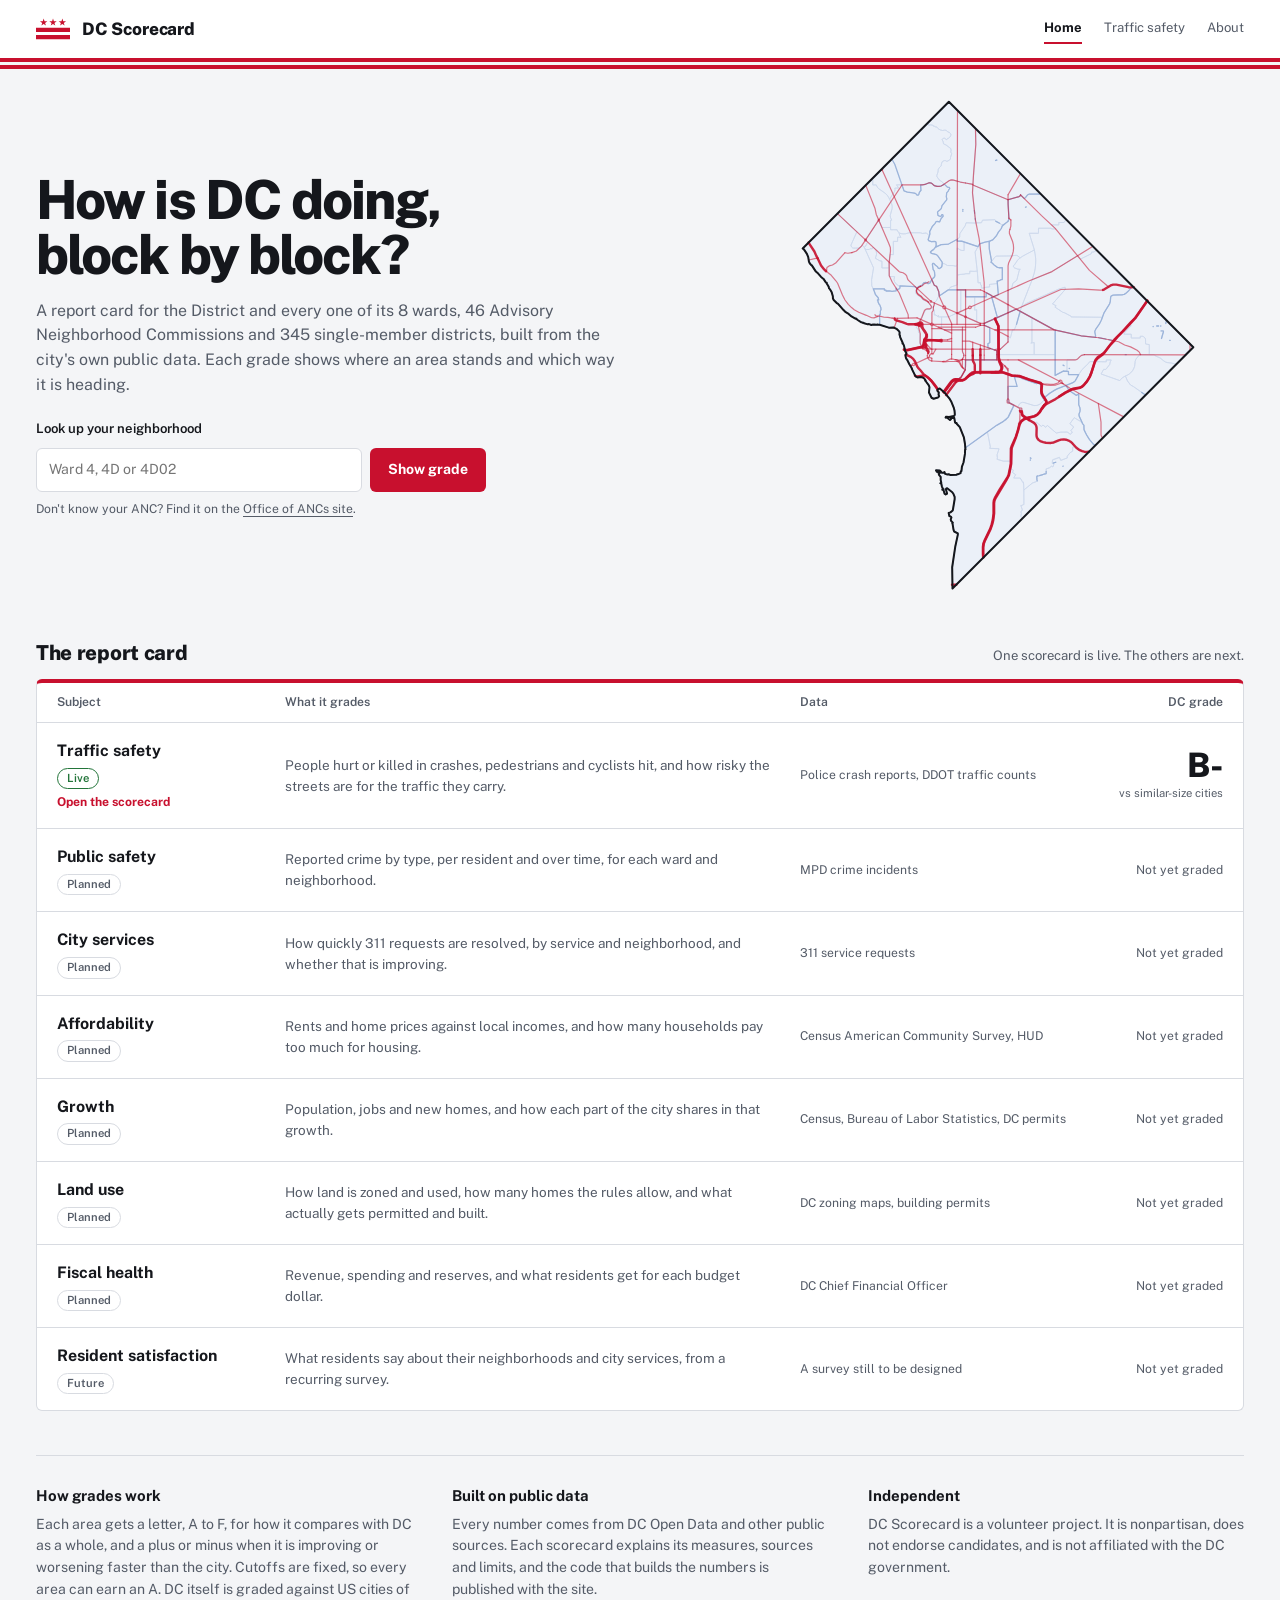
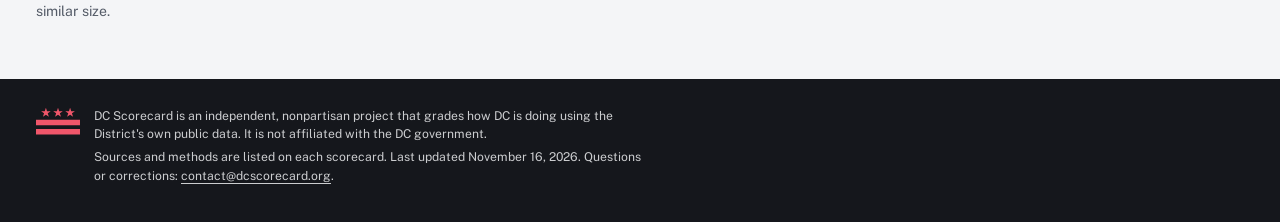
<file: index.html>
<!doctype html>
<html lang="en">
<head>
<meta charset="utf-8">
<meta name="viewport" content="width=device-width, initial-scale=1, viewport-fit=cover">
<title>DC Scorecard: a report card for DC, block by block</title>
<meta name="description" content="DC Scorecard grades DC and each ward, ANC and single-member district on traffic safety and more, using public data.">
<meta property="og:title" content="DC Scorecard: a report card for DC, block by block">
<meta property="og:description" content="DC Scorecard grades DC and each ward, ANC and single-member district on traffic safety and more, using public data.">
<meta name="theme-color" content="#c8102e">
<link rel="icon" href="assets/favicon.svg" type="image/svg+xml">

<link rel="stylesheet" href="assets/site.css">

</head>
<body>
<header class="site-head"><div class="wrap">
  <a class="brand" href="./"><svg class="flag" viewBox="0 0 40 26" aria-hidden="true" focusable="false"><path fill="currentColor" d="M9.00,0.60L10.03,3.78L13.37,3.78L10.67,5.74L11.70,8.92L9.00,6.96L6.30,8.92L7.33,5.74L4.63,3.78L7.97,3.78ZM20.00,0.60L21.03,3.78L24.37,3.78L21.67,5.74L22.70,8.92L20.00,6.96L17.30,8.92L18.33,5.74L15.63,3.78L18.97,3.78ZM31.00,0.60L32.03,3.78L35.37,3.78L32.67,5.74L33.70,8.92L31.00,6.96L28.30,8.92L29.33,5.74L26.63,3.78L29.97,3.78ZM0 11.5H40V16.5H0ZM0 20H40V25H0Z"/></svg><span>DC Scorecard</span></a>
  <nav class="site-nav" aria-label="Main"><a href="./" aria-current="page">Home</a><a href="traffic-safety/">Traffic safety</a><a href="about/">About</a></nav>
</div></header>
<div class="bars" aria-hidden="true"></div>
<main class="wrap">
<section class="hero">
  <div>
    <h1>How is DC doing, block by block?</h1>
    <p>A report card for the District and every one of its 8 wards, 46 Advisory Neighborhood Commissions and 345 single-member districts, built from the city's own public data. Each grade shows where an area stands and which way it is heading.</p>
    <form class="find" action="traffic-safety/" method="get">
      <label for="q">Look up your neighborhood</label>
      <input id="q" name="q" type="search" placeholder="Ward 4, 4D or 4D02" autocomplete="off" required>
      <button type="submit">Show grade</button>
      <small>Don't know your ANC? Find it on the <a href="https://anc.dc.gov/">Office of ANCs site</a>.</small>
    </form>
  </div>
  <div class="hero-map" aria-hidden="true">
  <svg viewBox="-12 -12 1024 1270" focusable="false">
    <path class="hm-land" d="M197.0,570.9L194.1,571.3L192.5,570.4L188.4,571.3L182.8,570.6L181.8,571.2L180.3,570.6L175.7,571.6L169.9,569.4L164.7,569.5L157.3,567.2L155.8,565.8L152.8,565.9L152.6,565.0L150.3,564.8L140.7,558.9L136.5,555.3L134.9,555.6L125.0,549.8L117.6,543.4L110.2,539.0L104.5,533.5L90.6,517.4L86.5,514.8L79.4,507.6L77.5,504.1L77.2,498.0L74.3,488.1L69.4,479.8L67.4,477.9L66.6,473.9L61.2,464.7L61.5,463.7L60.7,463.9L58.3,461.2L53.4,453.7L47.1,448.6L39.7,440.1L33.8,435.0L23.0,418.4L21.9,418.2L18.0,413.6L16.0,409.4L14.2,398.1L10.8,389.6L3.6,378.6L0.0,375.9L374.2,0.0L1000.0,628.5L383.5,1246.4L382.7,1191.8L390.8,1138.0L397.2,1108.3L397.1,1105.1L387.7,1100.3L386.2,1096.2L383.7,1080.9L383.0,1080.2L384.3,1078.0L380.0,1073.3L379.0,1069.4L380.8,1064.4L379.3,1062.2L375.4,1060.6L373.8,1053.0L378.2,1051.3L383.4,1047.2L384.5,1045.1L389.0,1017.7L389.0,1011.4L386.1,1004.4L382.9,999.8L369.9,989.8L367.7,990.2L366.6,992.2L369.6,1003.3L366.0,1005.6L363.2,1003.5L360.3,993.3L360.6,991.9L359.2,991.2L357.7,993.6L357.5,993.1L358.7,990.8L356.2,984.6L354.8,977.3L354.2,976.4L352.3,976.8L354.8,975.2L353.2,968.3L353.3,960.5L349.4,955.9L347.9,951.8L348.5,950.7L350.2,951.5L350.9,950.7L348.5,948.4L343.3,947.5L341.3,943.7L350.0,944.2L352.4,945.4L356.6,950.1L360.5,950.2L362.9,948.0L364.7,952.8L370.4,954.3L373.8,953.7L378.6,955.8L394.0,955.0L394.9,954.0L397.0,954.0L404.3,951.0L404.7,946.5L406.4,945.6L407.7,934.3L411.7,923.7L415.4,901.6L415.7,891.6L416.8,890.1L415.8,889.9L416.6,889.4L415.5,876.4L412.7,859.6L402.2,833.3L394.2,824.4L394.0,822.6L391.1,822.3L390.1,821.3L388.0,809.3L380.0,809.6L379.5,813.0L377.1,814.9L370.7,809.7L367.7,808.3L365.7,808.8L366.8,806.8L368.5,806.4L374.5,807.1L387.0,804.8L388.6,803.3L389.5,800.4L388.8,791.5L386.9,784.0L380.9,769.0L375.3,759.3L362.7,744.4L350.9,734.3L346.5,736.0L344.6,738.3L345.2,740.6L348.5,744.3L347.8,749.9L349.3,753.9L347.8,756.1L346.2,757.4L335.2,760.5L329.9,757.9L323.3,744.5L324.6,731.0L322.9,726.2L316.0,716.9L314.5,713.4L313.5,714.2L313.9,712.7L312.5,710.3L309.0,706.7L302.5,705.0L293.8,705.8L288.9,703.3L279.1,683.4L279.7,683.1L273.1,672.2L267.4,660.6L265.9,659.5L265.7,657.5L264.5,656.7L262.9,649.0L265.9,644.8L264.8,641.7L262.7,639.4L259.1,623.9L256.5,618.9L255.5,618.8L255.9,617.1L249.5,602.7L248.9,598.3L247.8,597.0L248.1,590.7L247.0,588.1L241.5,582.5L233.6,578.1L220.4,578.5Z"/>
    <path class="hm-anc" d="M427.6,434.4L427.6,440.4L416.1,440.4L416.2,441.2L415.1,441.4L401.1,442.4L401.1,443.3L395.5,443.5L395.5,423.6L394.4,419.9L395.5,419.7L395.6,375.3L406.1,380.6L413.3,381.1L413.3,359.2L449.1,371.1L441.4,385.0L446.9,433.5L439.7,434.3ZM469.6,499.4L417.0,499.4L417.0,481.7L373.0,481.6L374.8,480.3L378.0,475.2L395.4,468.6L395.5,443.5L401.1,443.3L401.1,442.4L415.1,441.4L416.2,441.2L416.1,440.4L427.6,440.4L427.6,434.4L439.7,434.3L446.9,433.5L449.1,463.8L455.0,463.1L455.3,469.1L457.5,469.5L457.4,477.0L464.7,477.0L464.7,475.7L478.8,474.0L478.1,467.9L498.4,465.4L500.9,493.9L484.3,501.4L482.7,496.0L470.6,489.4L469.6,490.4ZM378.1,475.2L374.4,480.6L349.5,497.6L348.4,486.7L342.9,473.2L336.9,469.8L330.3,455.4L337.0,449.2L338.2,446.1L337.4,435.8L336.5,433.0L334.0,429.6L332.1,417.4L332.8,414.2L335.8,414.2L340.0,418.7L345.3,422.4L347.0,426.3L348.9,427.0L350.4,427.1L356.1,422.5L357.1,414.0L362.8,414.8L370.6,419.4L385.7,419.6L390.3,421.0L394.4,419.9L395.5,423.6L395.4,468.6ZM395.6,375.3L395.5,419.7L390.3,421.0L385.7,419.6L370.2,419.3L362.8,414.8L357.1,414.0L356.8,410.4L345.4,393.8L342.4,391.8L334.5,389.1L329.4,388.3L327.6,386.8L327.2,384.3L334.7,378.8L339.4,373.1L342.9,371.2L354.6,366.0L373.5,364.4L378.2,361.5L384.4,359.0L395.7,352.2L395.7,357.1L406.7,357.1L413.3,359.2L413.3,381.1L406.1,380.6ZM511.1,425.0L511.0,455.4L508.4,455.4L503.6,457.8L497.8,459.3L498.4,465.4L478.1,467.9L478.8,474.0L464.7,475.7L464.7,477.0L457.4,477.0L457.5,469.5L455.3,469.1L455.0,463.1L449.1,463.8L447.6,439.5L441.4,385.6L441.7,383.8L453.3,363.8L466.8,359.6L478.3,357.2L477.4,361.3L477.7,376.8L483.4,407.3L482.1,411.4L485.3,412.9L489.2,417.4L498.5,424.1L502.5,425.1ZM409.0,584.1L409.2,640.4L411.8,645.4L412.6,649.5L412.0,653.5L409.2,657.8L408.8,659.9L411.0,659.8L417.0,661.2L416.8,680.7L416.0,686.4L405.8,704.5L401.0,708.2L388.5,710.7L382.7,713.7L360.7,742.5L351.9,734.5L349.2,734.4L346.4,736.0L344.6,738.9L345.4,740.9L348.5,744.3L347.8,749.9L349.2,754.1L346.4,757.3L334.9,760.5L329.4,757.3L324.4,747.9L323.3,744.5L323.2,740.4L324.6,731.1L324.1,728.3L316.0,716.9L314.5,713.4L314.1,714.5L313.5,714.2L313.9,712.7L311.7,709.1L308.3,706.3L303.7,705.1L293.7,705.8L289.8,704.3L287.8,701.8L279.1,683.4L279.7,683.1L273.1,672.2L267.4,660.6L265.9,659.5L265.7,657.5L264.4,656.5L262.9,649.0L265.9,645.2L264.7,643.1L264.8,641.7L262.7,639.4L261.6,635.0L268.4,635.5L303.2,628.1L299.6,615.7L299.7,593.8L296.4,589.7L296.4,583.8L291.3,579.0L291.2,576.4L298.5,563.2L301.4,560.3L304.8,554.7L310.8,539.6L314.5,533.8L318.1,531.6L326.3,531.6L330.5,528.8L331.1,526.6L334.5,526.6L334.5,533.1L337.0,533.1L337.0,546.1L340.8,546.2L345.6,549.7L347.3,547.3L347.3,551.1L355.6,550.9L355.5,581.1L362.4,584.1ZM373.5,550.8L347.3,551.1L347.3,547.3L345.6,549.7L340.8,546.2L337.0,546.1L337.0,533.1L334.5,533.1L334.5,526.6L336.5,520.5L336.7,515.6L343.2,508.1L346.1,501.5L349.2,497.9L373.0,481.6L404.8,481.6L404.6,537.0L396.9,540.6L397.1,541.5L396.2,542.4L393.6,541.8ZM496.6,637.5L496.6,661.2L417.4,661.2L411.0,659.8L408.8,659.9L409.2,657.8L412.0,653.5L412.6,649.5L412.2,646.4L408.9,638.4L409.0,584.1L362.4,584.1L355.5,581.1L355.6,550.9L373.5,550.8L393.6,541.8L394.9,542.5L396.9,541.9L415.0,550.0L414.9,551.7L416.0,553.0L418.1,552.9L419.0,551.8L454.6,567.5L454.8,572.6L465.7,572.7L478.8,578.5L478.8,617.1L478.5,617.8L474.2,619.5L474.2,629.5ZM348.4,486.7L349.5,497.6L346.1,501.5L343.1,508.3L336.7,515.6L336.5,520.5L334.5,526.6L331.1,526.6L319.4,512.6L306.6,506.4L304.7,503.6L289.7,490.9L289.1,486.0L290.3,480.7L292.1,477.3L293.0,478.1L292.4,477.5L293.6,475.7L297.5,472.9L301.5,471.9L306.0,469.5L309.2,464.1L314.6,462.7L322.5,466.0L326.5,463.7L330.3,455.4L336.9,469.8L342.8,473.1ZM298.5,563.2L292.4,573.7L290.9,577.6L291.4,579.2L296.4,583.8L296.4,589.7L299.7,593.8L299.6,615.7L303.2,628.1L268.4,635.5L261.6,635.0L259.5,624.9L256.5,618.9L255.3,618.3L255.9,617.1L249.5,602.7L248.4,596.9L247.9,597.2L248.4,596.4L248.0,590.3L245.0,585.7L241.5,582.5L233.6,578.1L226.2,578.9L220.4,578.5L197.0,570.9L196.9,544.3L198.6,544.8L199.0,544.2L198.8,535.9L200.5,532.7L200.1,527.4L197.1,519.5L195.9,519.0L192.9,512.5L192.5,508.3L191.5,508.3L191.3,507.7L194.6,507.6L193.3,501.8L186.2,493.7L184.1,486.4L180.7,480.3L180.8,479.0L209.2,479.1L209.2,482.5L213.2,482.5L213.3,484.6L222.4,484.3L229.0,485.8L233.7,484.4L239.2,484.1L239.3,477.2L242.3,481.9L247.8,478.6L248.8,477.4L249.1,471.5L288.2,473.6L292.1,477.3L290.3,480.7L289.1,486.0L289.7,490.9L304.7,503.6L306.6,506.4L319.4,512.6L323.5,516.8L331.1,526.9L330.8,528.4L328.0,530.9L324.4,531.9L318.1,531.6L314.5,533.8L310.8,539.6L305.1,554.1L301.4,560.3ZM445.3,533.1L445.3,563.5L419.0,551.8L418.1,552.9L416.0,553.0L414.9,551.7L415.0,550.0L396.9,541.9L396.9,540.6L404.6,537.0L404.8,481.6L417.0,481.7L417.0,499.4L440.4,499.4L440.3,533.0ZM482.7,496.0L498.5,552.7L464.6,567.4L464.7,572.5L454.8,572.6L454.6,567.5L445.3,563.5L445.3,533.1L440.3,533.0L440.4,499.4L469.6,499.4L469.6,490.4L470.6,489.4ZM240.4,213.4L245.8,221.0L235.9,221.3L236.4,225.6L235.2,229.9L222.4,249.5L218.8,242.8L214.6,237.5L209.1,232.8L194.6,222.9L190.9,218.5L188.5,213.1L179.3,213.1L179.3,200.5L177.4,200.4L175.9,199.1L319.8,54.6L320.5,55.1L319.9,57.8L320.6,58.9L324.6,59.9L328.4,59.1L331.3,60.5L333.7,59.7L335.3,63.3L337.5,63.0L339.4,64.2L342.8,64.4L346.2,68.6L351.6,72.2L358.4,73.8L363.3,72.8L367.5,73.2L371.5,77.7L374.8,78.1L377.3,80.5L379.0,82.8L379.4,84.9L378.9,87.3L376.2,91.4L372.4,94.2L370.7,94.1L369.5,96.8L367.8,96.9L362.1,92.9L357.3,95.8L356.7,97.5L359.2,101.1L360.6,108.1L366.4,110.4L379.4,120.2L379.9,126.1L378.7,128.7L381.1,132.3L381.2,134.2L378.3,142.8L378.4,147.1L371.6,152.0L367.8,152.4L366.1,151.1L363.4,150.8L360.5,151.4L357.5,153.2L355.0,160.0L354.6,164.2L351.1,167.2L347.3,172.3L346.3,180.3L343.4,188.5L343.7,191.7L349.1,199.9L356.4,205.0L362.5,211.0L356.0,215.2L347.2,217.1L338.6,215.6L335.3,213.6L330.6,209.0L326.4,207.6L322.1,208.0L311.1,212.3L301.9,213.2L302.6,227.4L298.7,232.4L296.6,238.7L293.0,239.4L289.8,235.6L287.2,234.2L281.0,232.8L267.9,231.4L259.5,228.6L254.2,213.2ZM223.7,391.5L221.3,411.8L221.2,425.6L202.9,425.6L202.9,408.3L197.3,407.3L186.2,400.9L189.2,389.8L187.8,379.4L180.2,372.2L178.2,376.5L172.3,376.4L170.5,378.3L162.2,378.3L160.6,377.3L159.8,377.8L157.5,372.7L163.4,365.3L162.9,364.7L166.5,359.4L162.4,355.6L163.1,353.8L162.2,352.2L193.0,305.8L193.2,303.1L194.2,301.7L203.0,322.1L224.9,322.0L224.9,327.8L241.7,327.9L243.0,331.1L246.5,335.8L249.0,343.1L251.6,347.0L242.9,346.9L242.9,357.6L232.2,357.6L232.2,391.7L224.4,390.9ZM222.6,447.8L235.3,447.8L233.8,455.4L235.2,460.8L238.7,466.1L242.0,468.9L245.2,471.1L249.1,471.5L248.8,477.4L248.0,478.4L242.3,481.9L239.3,477.2L239.2,484.1L233.7,484.4L228.7,485.8L222.4,484.3L213.3,484.6L213.2,482.5L209.2,482.5L209.2,479.1L180.8,479.0L176.8,471.4L176.4,456.2L181.4,425.5L160.0,377.4L162.2,378.3L170.5,378.3L172.3,376.4L177.9,376.6L180.2,372.2L187.8,379.4L189.2,389.8L186.2,400.9L197.3,407.3L202.9,408.3L202.9,425.6L221.2,425.6L221.3,444.6ZM338.2,446.1L337.0,449.2L330.3,455.4L325.5,464.7L322.5,466.0L320.8,465.8L316.9,463.1L314.6,462.7L309.2,464.1L306.0,469.5L301.5,471.9L297.5,472.9L293.6,475.7L292.4,477.5L293.0,478.1L288.2,473.6L267.8,473.0L245.2,471.1L238.7,466.1L235.2,460.8L233.8,455.4L235.3,447.8L222.6,447.8L221.3,444.4L221.3,412.9L223.8,390.9L232.2,391.7L232.2,357.6L242.9,357.6L242.9,346.9L251.6,347.0L249.0,343.1L246.6,336.0L251.7,337.8L257.8,338.5L263.0,338.1L271.0,335.9L276.0,335.4L300.8,335.6L307.5,337.3L316.9,336.1L323.9,343.3L321.2,352.8L322.5,355.9L329.4,358.5L336.5,357.7L340.4,358.5L341.5,360.5L341.8,367.3L340.7,371.5L335.5,378.1L329.7,382.0L327.2,384.3L327.0,385.3L328.5,387.7L330.3,388.7L334.5,389.1L344.5,393.0L356.1,409.3L357.4,412.5L356.1,422.5L350.4,427.1L347.0,426.3L345.3,422.4L340.0,418.7L335.8,414.2L333.5,413.8L332.4,414.5L332.1,417.4L334.0,429.6L336.5,433.0L337.4,435.8ZM197.0,570.9L194.1,571.3L192.5,570.4L188.4,571.3L182.8,570.6L181.8,571.2L180.3,570.6L175.7,571.6L174.4,570.5L169.9,569.4L164.7,569.5L157.3,567.2L155.8,565.8L152.8,565.9L152.6,565.0L150.3,564.8L140.7,558.9L136.5,555.9L136.5,555.3L134.9,555.6L133.5,554.1L125.0,549.8L123.8,548.1L117.6,543.4L110.2,539.0L104.5,533.5L98.6,525.9L90.6,517.4L86.5,514.8L79.4,507.6L77.5,504.1L77.2,498.0L74.3,488.1L69.4,479.8L67.4,477.9L66.6,473.9L61.2,464.7L61.5,463.7L60.7,463.9L58.3,461.2L53.4,453.7L47.1,448.6L39.7,440.1L33.8,435.0L33.4,433.2L30.3,430.4L23.0,418.4L21.9,418.2L18.0,413.6L16.0,409.4L14.2,398.1L12.3,394.8L10.8,389.6L3.6,378.6L0.1,376.2L90.5,284.9L91.7,286.4L91.1,288.6L140.2,334.7L138.4,334.2L137.8,335.0L123.4,367.4L125.1,372.0L127.8,374.3L130.1,374.8L145.4,374.7L152.2,367.1L154.7,369.0L157.6,373.0L181.4,425.5L176.4,456.2L176.8,471.4L184.1,486.4L186.2,493.7L193.3,501.8L194.6,507.6L191.3,507.7L191.5,508.3L192.5,508.3L192.9,512.5L195.9,519.0L197.1,519.5L200.1,527.4L200.5,532.7L198.8,535.9L199.0,544.2L198.6,544.8L196.9,544.3ZM157.5,372.7L152.2,367.1L145.4,374.7L130.1,374.8L127.8,374.3L125.1,372.0L123.4,367.4L137.8,335.0L138.4,334.2L140.2,334.7L91.1,288.6L91.7,286.4L90.5,284.9L175.9,199.1L177.4,200.4L179.3,200.5L179.3,213.1L188.5,213.1L190.5,217.8L193.8,222.1L212.5,235.4L217.2,240.6L221.2,246.8L227.7,261.1L229.1,266.5L228.8,273.9L224.1,291.4L225.0,297.5L228.2,303.1L224.9,303.1L224.9,322.0L203.0,322.1L193.9,302.0L193.0,305.8L162.2,352.2L163.1,353.8L162.4,355.6L166.5,359.4L162.9,364.7L163.4,365.3ZM301.0,335.6L273.2,335.6L262.7,338.2L254.4,338.2L246.6,336.0L243.0,331.1L241.7,327.9L224.9,327.8L224.9,303.1L228.2,303.1L224.9,297.3L224.2,290.6L228.8,273.9L229.2,268.8L227.9,261.7L222.4,249.5L235.2,229.9L236.4,225.6L235.9,221.3L245.8,221.0L240.3,213.2L254.2,213.2L259.5,228.6L267.9,231.4L281.0,232.8L287.2,234.2L289.8,235.6L293.0,239.4L296.6,238.7L298.7,232.4L302.6,227.4L301.9,213.2L311.1,212.3L322.1,208.0L326.4,207.6L330.6,209.0L335.3,213.6L338.6,215.6L347.2,217.1L356.0,215.2L362.5,211.0L366.2,215.3L370.2,218.5L375.7,219.8L376.3,222.6L373.7,225.9L372.5,229.1L368.8,232.8L367.7,243.6L368.9,248.1L368.3,252.2L365.8,254.2L356.7,266.3L355.7,268.1L355.2,272.6L352.7,276.2L346.3,281.0L345.2,282.9L346.1,286.5L345.6,289.9L346.3,291.2L350.5,293.7L352.3,294.0L354.2,293.2L356.1,289.2L357.6,288.9L359.2,290.2L359.4,293.3L353.8,300.2L351.6,306.5L350.4,307.8L349.1,308.0L344.2,306.4L341.6,306.8L338.5,312.0L331.7,319.6L330.7,322.9L326.9,328.5L325.1,332.7L325.6,339.1L323.9,343.3L316.9,336.1L307.0,337.3ZM443.2,109.7L435.7,211.7L403.5,205.7L382.6,200.4L378.3,200.9L374.6,202.4L362.5,211.0L356.4,205.0L349.8,200.7L343.7,191.7L343.4,188.5L346.3,180.3L347.0,173.2L351.1,167.2L354.6,164.2L355.0,160.0L357.0,153.7L362.4,150.9L366.1,151.1L367.8,152.4L371.6,152.0L378.4,147.1L378.3,142.8L381.2,134.2L381.1,132.3L378.7,128.7L379.9,126.1L379.4,120.2L366.4,110.4L360.6,108.1L359.2,101.1L356.7,97.1L358.0,95.2L362.1,92.9L367.8,96.9L369.5,96.8L370.7,94.1L372.4,94.2L376.9,90.7L378.9,87.3L379.4,84.0L378.4,81.7L374.8,78.1L371.5,77.7L367.5,73.2L363.3,72.8L358.4,73.8L351.6,72.2L346.2,68.6L342.8,64.4L339.4,64.2L337.5,63.0L335.3,63.3L333.7,59.7L331.3,60.5L328.4,59.1L324.6,59.9L320.6,58.9L319.9,57.8L320.5,55.1L319.8,54.6L374.2,0.0L442.3,68.3ZM609.4,235.9L580.0,236.4L575.3,239.0L570.8,245.1L567.4,248.1L558.0,238.8L556.1,241.6L552.8,243.4L525.4,251.0L435.6,213.2L443.2,109.7L442.3,68.3ZM497.1,149.7L493.8,150.5L493.9,150.5ZM449.1,371.1L408.0,357.4L395.7,357.1L395.7,352.2L399.5,349.8L401.8,346.0L402.2,338.0L416.0,317.5L418.2,310.5L457.1,309.9L460.9,303.3L492.4,302.1L494.3,306.4L504.6,311.5L508.8,314.6L513.7,314.6L510.9,318.3L508.2,325.0L501.0,333.9L496.4,342.6L486.4,354.0L479.1,357.0L466.8,359.6L453.3,363.8ZM457.1,309.9L443.7,310.5L442.1,302.3L434.8,234.7L435.6,213.2L525.8,251.0L527.7,301.2L525.0,306.6L517.1,313.0L513.9,315.0L508.8,314.6L504.6,311.5L494.3,306.4L492.4,302.1L460.9,303.3ZM418.2,310.5L416.0,317.5L402.2,338.0L402.1,344.9L400.1,349.2L384.4,359.0L378.1,361.5L374.0,364.2L363.5,365.8L354.3,366.1L339.4,373.1L340.7,371.5L341.8,367.3L341.5,360.5L340.4,358.5L336.5,357.7L329.4,358.5L322.5,355.9L321.5,354.7L321.2,352.8L325.6,339.1L325.1,332.7L326.9,328.5L330.7,322.9L331.7,319.6L338.5,312.0L341.6,306.8L344.2,306.4L349.1,308.0L350.4,307.8L351.6,306.5L353.8,300.2L359.4,293.3L359.2,290.2L357.6,288.9L356.1,289.2L354.2,293.2L352.3,294.0L350.5,293.7L346.3,291.2L345.6,289.9L346.1,286.5L345.2,282.9L346.3,281.0L352.7,276.2L355.2,272.6L355.7,268.1L356.7,266.3L365.8,254.2L368.6,251.5L368.9,248.1L367.7,243.6L368.8,232.8L372.5,229.1L373.7,225.9L376.3,222.6L376.2,221.1L375.2,219.5L370.2,218.5L366.2,215.3L362.5,211.0L376.4,201.6L380.9,200.5L385.1,200.6L403.5,205.7L435.7,211.7L434.8,234.2L441.5,297.0L443.7,310.5ZM410.0,280.6L410.0,280.6L410.0,280.6ZM410.0,277.4L410.0,276.1L410.0,277.6ZM410.0,275.7L410.0,275.7L410.0,276.0ZM529.9,394.9L496.5,395.3L491.7,398.1L483.1,409.9L483.4,406.8L477.7,376.8L477.4,361.3L478.3,357.2L484.7,355.1L487.1,353.3L496.4,342.5L501.0,333.9L508.3,324.9L511.0,318.1L513.7,315.1L526.3,306.0L525.0,306.6L527.3,302.9L527.9,298.6L525.8,263.0L525.8,251.0L552.8,243.4L556.1,241.6L558.0,238.8L567.4,248.1L570.8,245.1L575.3,239.0L580.0,236.4L609.4,235.9L675.3,302.0L671.9,304.8L669.1,309.3L655.7,309.3L655.7,315.5L637.1,315.4L647.8,325.8L636.8,325.7L636.7,323.9L603.7,323.9L603.6,336.9L580.0,336.9L593.2,379.5L565.4,394.2L557.1,399.7L555.0,398.7L550.7,394.7L547.6,393.5ZM571.1,270.0L572.5,269.6L570.4,270.2ZM587.5,455.5L592.7,439.1L595.2,427.3L596.5,415.1L596.4,400.9L593.2,379.5L580.0,336.9L603.6,336.9L603.7,323.9L636.7,323.9L636.8,325.7L647.8,325.8L637.1,315.4L655.7,315.5L655.7,309.3L669.1,309.3L671.9,304.8L675.3,302.0L752.7,379.8L745.6,384.8L739.8,384.8L738.5,389.4L710.6,403.1L703.8,394.5L638.5,434.7ZM844.7,472.3L827.0,490.8L823.2,493.2L818.9,494.2L794.6,495.0L789.5,497.6L788.4,500.5L787.5,511.7L785.7,517.4L771.8,539.9L767.0,551.9L687.4,551.1L687.5,549.5L670.7,540.6L665.5,539.0L645.8,525.8L648.8,522.3L639.5,517.9L671.2,481.7L672.3,479.9L671.7,474.9L654.9,480.0L577.6,514.2L572.9,516.4L560.5,524.5L587.5,455.5L638.5,434.7L703.8,394.5L710.6,403.1L738.5,389.4L739.8,384.8L745.6,384.8L752.7,379.8ZM762.5,563.7L759.3,569.6L750.3,582.4L747.9,588.0L749.7,598.9L749.5,603.3L715.8,599.8L643.9,584.1L556.7,536.5L560.5,524.5L572.9,516.4L654.9,480.0L671.7,474.9L672.3,479.9L671.2,481.7L639.5,517.9L648.8,522.3L645.8,525.8L665.5,539.0L670.7,540.6L687.5,549.5L687.4,551.1L767.0,551.9ZM498.5,552.7L484.3,501.4L500.9,493.9L497.8,459.3L503.6,457.8L508.4,455.4L511.0,455.4L511.1,425.0L502.5,425.1L498.5,424.1L489.2,417.4L485.3,412.9L482.1,411.4L491.0,399.0L493.3,396.8L496.5,395.3L532.0,394.9L546.1,393.3L548.6,393.7L557.1,399.7L550.8,404.8L541.3,418.9L538.8,420.6L540.3,423.7L542.4,425.5L550.7,428.7L557.1,429.2L554.5,431.4L548.0,457.2L538.1,464.8L534.8,478.8L525.8,482.8L525.7,540.5ZM525.8,482.8L534.8,478.8L538.3,464.5L548.1,457.0L554.5,431.4L557.1,429.2L550.7,428.7L542.4,425.5L540.3,423.7L538.8,420.6L541.2,419.0L549.7,406.2L553.9,401.9L563.3,395.3L593.2,379.5L595.7,393.9L596.7,406.9L595.7,423.8L593.4,436.5L587.5,455.5L560.5,524.5L556.7,536.5L546.5,530.9L525.7,540.5ZM646.4,587.5L646.3,647.6L592.6,647.5L592.6,617.2L584.6,617.5L586.9,616.2L586.9,553.0L642.8,583.5L647.3,584.6ZM609.6,746.7L608.9,722.2L606.4,722.2L600.0,719.6L598.7,720.5L598.7,721.8L559.0,707.5L558.9,706.1L553.3,704.1L542.0,704.3L541.5,702.2L531.1,700.2L525.7,698.0L525.7,697.2L515.8,693.7L510.2,692.4L504.2,692.1L507.3,690.1L509.5,686.9L510.9,681.6L510.9,677.5L503.5,661.2L496.6,661.2L496.6,647.6L646.3,647.6L646.3,700.8L668.4,689.2L668.4,690.1L680.4,690.6L680.4,698.6L706.5,698.7L698.0,714.2L694.9,717.3L690.4,720.1L648.3,736.7L632.9,746.1L615.6,759.7L611.3,752.2ZM592.6,617.2L592.6,647.5L496.6,647.6L496.6,637.5L490.9,635.5L494.8,633.8L506.1,633.6L525.7,615.2L525.7,600.8L531.8,604.5L536.9,584.1L541.9,584.1L547.4,570.0L556.7,536.5L586.9,553.0L586.9,616.2L584.6,617.5ZM525.7,697.2L525.6,769.2L540.8,777.5L531.0,796.5L526.3,807.5L520.8,813.3L514.0,818.3L496.6,828.5L415.8,886.4L415.5,876.4L412.7,859.4L402.2,833.3L394.2,824.4L394.0,822.6L391.1,822.3L390.1,821.3L388.2,809.6L386.8,808.8L380.0,809.6L379.5,813.0L377.1,814.9L370.7,809.7L367.7,808.3L365.7,808.8L366.8,806.8L368.5,806.4L375.1,807.0L387.1,804.8L388.8,802.9L389.5,797.7L387.0,784.1L379.0,765.2L375.2,759.1L360.7,742.5L382.7,713.7L388.5,710.7L401.0,708.2L405.8,704.5L416.0,686.4L416.8,680.7L417.0,661.2L503.5,661.2L509.9,674.2L511.0,678.5L509.3,687.5L507.1,690.2L504.2,692.1L513.2,693.0ZM547.4,570.0L541.9,584.1L536.9,584.1L531.8,604.5L525.7,600.8L525.7,615.2L506.1,633.6L494.8,633.8L490.9,635.5L474.2,629.5L474.2,619.5L478.5,617.8L478.8,617.1L478.8,578.5L464.7,572.5L464.6,567.4L546.9,531.1L556.7,536.5ZM747.2,878.7L744.3,877.2L734.2,864.8L726.8,853.2L720.3,839.7L719.6,834.7L719.9,828.0L717.0,825.3L713.8,816.9L707.7,804.7L707.3,799.9L709.8,792.9L710.3,788.0L709.6,783.2L706.7,776.1L706.5,748.2L700.5,751.8L700.3,751.0L681.2,738.6L678.3,732.8L673.3,726.6L690.4,720.1L694.9,717.3L698.0,714.2L706.5,698.7L714.3,686.9L732.8,668.5L735.1,665.3L777.2,665.9L777.2,661.1L789.9,661.1L787.5,665.7L785.9,672.7L776.3,685.2L770.5,685.2L763.9,697.1L811.9,714.0L817.2,707.8L826.1,702.1L831.6,715.2L839.4,725.4L846.7,729.2L877.6,751.0L750.2,878.6ZM955.8,672.7L943.7,669.0L933.0,667.9L929.0,666.5L924.6,663.8L915.2,656.1L902.3,650.5L900.3,647.8L888.0,647.8L887.2,644.6L887.2,621.8L877.9,620.3L877.6,607.8L876.1,604.6L873.2,601.9L869.7,600.6L864.2,600.5L864.2,605.0L841.2,605.0L841.2,595.3L822.3,595.2L824.1,591.2L841.1,573.6L835.9,570.8L853.8,551.5L882.3,510.1L1000.0,628.5ZM940.1,611.0L941.1,611.0L939.5,611.0ZM929.5,567.3L930.4,564.0L929.4,567.8ZM930.4,564.0L930.8,562.6L931.0,561.9L930.8,562.6ZM921.8,594.6L923.2,590.0L923.3,589.6ZM923.3,589.6L923.5,589.1L923.6,588.4L923.5,589.1ZM922.9,586.9L922.9,586.9L921.2,586.9ZM919.3,603.5L918.7,605.9L918.6,606.2ZM919.4,603.2L919.4,603.2L919.6,602.6ZM919.6,602.6L919.7,602.1L919.9,601.4L920.3,599.8L919.9,601.4ZM920.4,599.6L920.4,599.6L920.9,597.9ZM920.9,597.9L921.4,596.2L921.6,595.4L921.4,596.2ZM921.6,595.4L921.8,594.8L921.8,594.6L921.8,594.8ZM917.5,586.9L917.5,586.9L918.7,586.9ZM916.4,574.2L917.0,574.2L916.4,574.2ZM911.1,574.2L907.7,574.2L906.3,574.2ZM897.2,575.5L897.4,576.0L897.4,576.0ZM646.3,700.8L646.3,591.9L646.5,585.3L647.3,584.6L712.8,599.3L738.5,602.2L739.1,602.3L750.9,603.4L749.5,603.3L749.7,598.9L747.7,589.1L748.4,586.4L750.3,582.4L759.3,569.6L764.4,559.6L771.8,539.9L785.7,517.4L787.5,511.7L788.7,498.9L790.8,496.5L796.3,494.8L818.9,494.2L823.2,493.2L827.0,490.8L835.8,482.5L844.7,472.3L882.3,510.1L853.8,551.5L835.9,570.8L841.1,573.6L825.9,589.3L822.4,585.4L811.5,596.3L787.7,622.6L771.9,643.7L767.3,647.7L721.3,647.6L713.1,649.9L704.5,658.0L700.4,660.3L696.5,661.0L676.7,661.1L676.6,690.2L668.4,690.1L668.4,689.2ZM786.5,609.8L795.7,611.8L783.3,609.2ZM758.9,604.4L759.3,604.5L762.6,605.1L759.3,604.5L758.9,604.4L758.7,604.3ZM762.6,605.1L766.3,605.8L769.7,606.4L770.5,606.5ZM770.5,606.5L771.8,606.7L776.6,607.9L771.8,606.7ZM758.0,604.3L758.4,604.3L757.7,604.2ZM668.9,675.8L666.5,674.4L668.4,675.5ZM955.8,672.7L877.6,751.0L846.7,729.2L839.4,725.4L831.6,715.2L826.1,702.1L831.3,700.1L837.0,696.5L845.1,687.8L849.8,677.3L851.1,665.1L852.5,660.3L855.9,654.9L861.6,649.7L862.0,647.7L900.3,647.8L902.3,650.5L915.2,656.1L924.6,663.8L929.0,666.5L933.0,667.9L943.7,669.0ZM714.3,686.9L706.5,698.7L680.4,698.6L680.4,690.6L676.6,690.6L676.7,661.1L696.5,661.0L700.4,660.3L704.5,658.0L713.1,649.9L721.3,647.6L767.3,647.7L771.9,643.7L787.7,622.6L795.6,614.5L805.8,602.1L822.4,585.4L825.9,589.3L823.4,592.1L822.3,595.2L841.2,595.3L841.2,605.0L864.2,605.0L864.2,600.5L869.7,600.6L873.2,601.9L876.1,604.6L877.6,607.8L877.9,620.3L887.2,621.8L887.2,644.6L888.0,647.8L862.0,647.7L861.6,649.7L855.9,654.9L852.7,660.0L851.2,664.9L849.6,677.9L847.2,684.2L843.8,689.6L839.8,694.1L835.2,697.8L824.9,702.6L818.8,706.5L814.6,710.2L811.9,714.0L763.9,697.1L770.5,685.2L776.3,685.2L785.9,672.7L787.5,665.7L789.9,661.1L777.2,661.1L777.2,665.9L735.1,665.3L732.8,668.5ZM827.2,647.7L828.4,647.7L825.8,647.7ZM683.2,683.1L682.3,682.6L682.3,682.6ZM695.1,809.2L683.9,824.4L694.0,832.8L686.3,842.2L690.5,845.6L685.3,851.8L679.0,846.7L676.4,845.8L661.1,845.9L649.3,848.3L626.2,828.7L622.2,833.6L614.9,827.6L611.3,831.4L598.1,820.2L595.5,825.7L590.4,820.9L571.2,810.5L569.0,807.3L563.9,803.6L562.5,801.6L560.5,784.8L558.9,784.0L555.4,784.2L550.2,782.3L555.5,773.2L558.9,770.8L562.7,769.7L567.0,770.1L591.5,777.8L598.1,777.9L604.7,775.8L608.1,773.8L617.0,765.0L618.6,764.5L615.6,759.7L632.9,746.1L652.6,734.5L673.3,726.6L678.3,732.8L681.2,738.6L700.3,751.0L700.5,751.8L706.6,748.5L706.7,776.1L709.6,783.2L710.3,788.0L709.8,792.9L707.4,799.3L707.3,802.8L717.0,825.3L710.6,818.0L698.3,810.9ZM745.2,877.9L750.2,878.6L732.8,896.0L725.7,896.4L716.6,895.1L707.2,891.0L699.9,885.3L687.0,871.4L680.6,867.4L674.4,865.3L668.6,864.5L661.2,865.0L655.3,866.8L642.7,872.4L635.6,873.6L622.5,873.2L613.4,871.0L605.4,867.2L602.1,863.7L599.8,859.8L598.6,854.3L598.7,833.5L595.5,825.7L598.1,820.2L611.3,831.4L614.9,827.6L622.2,833.6L626.2,828.7L649.1,848.2L661.1,845.9L676.4,845.8L679.0,846.7L685.3,851.8L690.5,845.6L686.3,842.2L694.0,832.8L683.9,824.4L695.1,809.2L710.4,817.9L719.9,828.0L719.8,837.1L721.9,844.0L732.8,862.9ZM639.5,917.6L638.9,926.1L641.6,925.2L642.7,929.0L640.7,934.9L636.6,933.2L632.5,936.9L623.3,940.1L623.3,952.4L604.3,957.9L599.3,958.7L599.6,967.4L601.0,971.4L587.8,976.4L566.2,994.1L565.1,974.0L563.7,975.0L557.0,963.5L540.1,963.5L545.2,954.9L536.8,949.0L539.4,943.5L531.9,939.2L534.4,920.3L514.0,920.2L497.7,915.5L498.5,911.6L497.6,903.9L502.7,888.4L478.7,887.4L480.4,883.8L473.0,845.7L496.6,828.5L514.0,818.3L524.0,810.0L526.3,807.5L531.0,796.5L540.8,777.5L552.1,783.3L552.4,782.7L555.9,784.3L559.8,784.3L561.1,786.0L561.1,793.5L563.2,802.8L569.0,807.3L571.5,810.1L570.9,810.3L590.4,820.9L593.6,823.4L596.5,827.1L598.1,830.7L598.9,835.5L598.9,856.8L601.5,863.0L606.0,867.6L616.6,872.0L625.4,873.5L633.0,873.8L642.7,872.4L655.3,866.8L661.2,865.0L666.2,864.4L672.7,864.9L678.8,866.6L685.7,870.4L690.7,875.0L697.7,883.1L691.1,884.4L691.1,894.6L685.0,898.3L678.5,906.0L677.1,908.8L677.6,911.9L660.6,918.3L657.6,911.0ZM583.1,912.1L584.4,913.1L582.7,911.8ZM582.9,917.1L582.6,917.8L583.0,917.0ZM558.6,1061.7L562.9,1066.3L383.5,1246.4L382.7,1191.8L390.8,1138.0L397.2,1108.3L397.1,1105.1L387.7,1100.3L386.2,1096.2L383.7,1080.9L383.0,1080.2L384.3,1078.0L380.0,1073.3L379.0,1069.4L380.8,1064.4L379.3,1062.2L375.4,1060.6L373.8,1053.0L378.2,1051.3L383.4,1047.2L384.5,1045.1L386.4,1030.1L389.0,1017.7L389.0,1011.4L386.1,1004.4L382.9,999.8L369.9,989.8L367.7,990.2L366.6,992.2L369.6,1003.3L366.0,1005.6L363.2,1003.5L360.3,993.3L360.6,991.9L359.2,991.2L358.1,992.0L357.7,993.6L357.5,993.1L357.7,991.9L358.7,990.8L356.2,984.6L354.8,977.3L354.2,976.4L352.3,976.8L354.8,975.2L353.2,968.3L353.3,960.5L349.4,955.9L347.9,951.8L348.5,950.7L350.2,951.5L351.0,951.3L350.9,950.7L348.5,948.4L343.3,947.5L341.3,943.7L345.5,943.4L350.0,944.2L352.4,945.4L356.6,950.1L360.5,950.2L362.9,948.0L364.7,952.8L370.4,954.3L373.8,953.7L378.6,955.8L394.0,955.0L394.9,954.0L397.0,954.0L404.2,951.1L404.7,946.5L406.4,945.6L406.0,944.4L407.2,940.9L407.7,934.3L411.0,924.2L411.7,923.7L414.2,909.7L415.6,891.8L416.8,890.1L415.8,889.9L416.6,889.4L415.8,886.4L473.0,845.7L480.4,883.8L478.7,887.4L502.7,888.4L497.6,903.9L498.5,911.6L497.7,915.5L514.0,920.2L534.4,920.3L531.9,939.2L539.4,943.5L536.8,949.0L545.2,954.9L540.1,963.5L557.0,963.5L563.7,975.0L565.1,974.0L566.0,982.6L566.3,1031.5L564.0,1031.6L561.6,1033.6L558.5,1033.6L562.2,1044.6L561.3,1047.6L558.2,1049.7L559.6,1052.9ZM732.8,896.0L562.9,1066.3L558.3,1061.4L559.3,1059.7L559.6,1053.0L558.2,1049.7L561.3,1047.6L562.2,1044.6L558.5,1033.6L561.6,1033.6L564.0,1031.6L566.3,1031.5L566.2,994.1L587.8,976.4L601.0,971.4L599.6,967.4L599.3,958.7L604.3,957.9L623.3,952.4L623.3,940.1L632.5,936.9L636.6,933.2L640.7,934.9L642.7,929.0L641.6,925.2L638.9,926.1L639.5,917.6L657.6,911.0L660.6,918.3L677.6,911.9L677.1,908.8L678.5,906.0L685.0,898.3L691.1,894.6L691.1,884.4L692.8,883.9L697.7,883.1L706.6,890.7L716.6,895.1L724.9,896.4ZM641.6,925.2L642.2,925.0L642.8,924.8L642.2,925.0ZM642.8,924.8L644.4,924.3L645.3,924.0L644.4,924.3ZM727.6,901.2L725.3,900.2L727.1,901.0ZM666.6,933.0L666.2,933.2L666.6,933.0ZM647.9,923.1L647.4,923.3L647.3,923.3L647.4,923.3ZM559.0,707.5L598.7,721.8L598.7,720.5L600.0,719.6L606.4,722.2L608.9,722.2L609.7,747.4L611.8,753.3L618.3,764.1L607.9,773.9L600.6,777.3L592.9,778.0L566.6,770.1L562.5,769.7L558.9,770.8L555.5,773.2L550.2,782.3L525.6,769.2L525.7,698.0L535.9,701.5L541.5,702.2L542.0,704.3L553.3,704.1L558.9,706.1Z"/>
    <path class="hm-ward" d="M372.7,481.8L349.5,497.6L348.4,486.7L342.9,473.2L336.9,469.8L330.3,455.4L337.0,449.2L338.3,445.0L337.4,435.8L336.5,433.0L334.0,429.6L332.0,416.2L333.2,413.9L335.8,414.2L340.0,418.7L345.3,422.4L347.0,426.3L350.4,427.1L356.1,422.5L357.4,412.5L356.1,409.3L345.4,393.8L342.4,391.8L329.4,388.3L327.6,386.8L327.2,384.3L334.7,378.8L339.4,373.1L342.9,371.2L354.6,366.0L373.5,364.4L395.7,352.2L395.7,357.1L408.0,357.4L448.3,371.2L449.1,371.1L453.3,363.8L466.8,359.6L478.3,357.2L477.4,361.3L477.7,376.8L483.4,407.3L482.1,411.4L485.3,412.9L489.2,417.4L498.5,424.1L502.5,425.1L511.1,425.0L511.0,455.4L508.4,455.4L503.6,457.8L497.8,459.3L500.9,493.9L484.3,501.4L482.7,496.0L470.6,489.4L469.6,490.4L469.6,499.4L417.0,499.4L417.0,481.7ZM279.7,683.1L264.1,655.7L262.9,649.0L265.9,644.8L264.8,641.7L262.7,639.4L259.1,623.9L256.5,618.9L255.5,618.8L255.9,617.1L249.5,602.7L248.9,598.3L247.8,597.0L248.1,590.7L247.0,588.0L241.5,582.5L233.6,578.1L220.4,578.5L197.0,570.9L196.9,544.3L199.0,544.2L198.8,535.9L200.5,532.7L200.1,527.4L197.1,519.5L195.9,519.0L192.9,512.5L192.5,508.3L191.5,508.3L191.3,507.7L194.6,507.6L193.3,501.8L186.2,493.7L180.8,479.0L209.2,479.1L209.2,482.5L213.2,482.5L213.3,484.6L222.4,484.3L228.7,485.8L239.2,484.1L239.3,477.2L242.3,481.9L247.8,478.6L248.8,477.4L249.1,471.5L288.2,473.6L293.0,478.1L292.4,477.5L293.6,475.7L297.5,472.9L306.0,469.5L309.2,464.1L314.6,462.7L316.9,463.1L320.8,465.8L325.5,464.7L330.3,455.4L336.9,469.8L342.9,473.2L348.4,486.7L349.5,497.6L373.0,481.6L417.0,481.7L417.0,499.4L469.6,499.4L469.6,490.4L470.6,489.4L482.7,496.0L498.5,552.7L464.6,567.4L464.7,572.5L478.8,578.5L478.8,617.1L474.2,619.5L474.2,629.5L496.6,637.5L496.6,661.2L417.0,661.2L416.0,686.4L405.2,705.1L400.8,708.3L388.5,710.7L382.7,713.7L360.7,742.5L351.9,734.5L349.2,734.4L346.4,736.0L344.6,738.9L348.5,744.3L347.8,749.9L349.2,754.1L346.4,757.3L335.2,760.5L329.9,757.9L324.4,747.9L323.2,740.4L324.6,731.1L324.1,728.3L314.5,713.4L313.5,714.2L313.9,712.7L312.5,710.3L309.5,707.0L306.4,705.6L301.5,704.9L293.8,705.8L289.7,704.1L285.3,696.7L279.1,683.4ZM180.8,479.0L186.2,493.7L193.3,501.8L194.6,507.6L191.3,507.7L191.5,508.3L192.5,508.3L192.9,512.5L195.9,519.0L197.1,519.5L200.1,527.4L200.5,532.7L198.8,535.9L199.0,544.2L196.9,544.3L197.0,570.9L194.1,571.3L192.5,570.4L188.4,571.3L182.8,570.6L181.8,571.2L180.3,570.6L175.7,571.6L169.9,569.4L164.7,569.5L157.3,567.2L155.8,565.8L152.7,565.9L152.6,565.0L150.3,564.8L140.7,558.9L136.5,555.3L134.9,555.6L125.0,549.8L117.6,543.4L110.2,539.0L90.6,517.4L86.5,514.8L79.5,507.7L77.5,504.1L77.2,498.0L74.3,488.1L69.4,479.8L67.4,477.9L66.6,473.9L61.2,464.7L61.5,463.7L60.7,463.9L58.3,461.2L53.4,453.7L47.1,448.6L39.7,440.1L33.8,435.0L23.0,418.4L21.9,418.2L18.0,413.6L16.0,409.4L14.2,398.1L10.8,389.6L3.6,378.6L0.0,375.9L228.1,146.6L235.7,160.2L259.5,228.6L267.9,231.4L285.9,233.9L289.5,235.4L293.0,239.4L295.8,239.3L297.1,237.8L298.7,232.3L302.8,226.7L301.9,213.2L311.8,212.1L324.5,207.5L329.6,208.5L337.4,214.9L344.6,217.0L354.2,215.9L362.5,211.0L370.2,218.5L375.2,219.5L376.1,220.5L376.3,222.6L373.7,225.9L372.5,229.1L368.6,233.4L367.7,243.6L368.9,248.1L368.6,251.5L356.7,266.3L355.2,272.6L352.7,276.2L346.3,281.0L345.2,282.9L346.3,291.2L352.3,294.0L354.2,293.2L356.1,289.2L357.6,288.9L359.2,290.2L359.4,293.3L353.8,300.2L350.4,307.8L344.2,306.4L341.6,306.8L338.5,312.0L331.7,319.6L325.1,332.7L325.6,339.1L321.2,352.8L322.5,355.9L329.4,358.5L336.5,357.7L339.9,358.1L341.1,359.3L341.8,367.3L340.7,371.5L335.5,378.1L329.7,382.0L327.0,385.3L330.3,388.7L335.8,389.5L342.4,391.8L345.4,393.8L356.8,410.4L357.4,412.5L356.5,419.9L355.1,423.5L350.4,427.1L348.3,426.9L347.0,426.3L345.3,422.4L340.0,418.7L335.8,414.2L332.8,414.2L332.1,417.4L334.0,429.6L336.5,433.0L337.4,435.8L338.3,445.0L337.6,448.3L330.3,455.4L325.5,464.7L320.8,465.8L316.9,463.1L314.6,462.7L309.2,464.1L306.0,469.5L297.5,472.9L293.6,475.7L292.4,477.5L293.0,478.1L288.2,473.6L249.1,471.5L248.7,477.7L243.0,481.5L242.3,481.9L239.3,477.2L239.2,484.1L228.7,485.8L222.4,484.3L213.3,484.6L213.2,482.5L209.2,482.5L209.2,479.1ZM449.1,371.1L407.4,357.2L395.7,357.1L395.7,352.2L373.5,364.4L354.3,366.1L339.4,373.1L341.8,367.3L341.5,360.5L340.4,358.5L336.5,357.7L329.4,358.5L322.5,355.9L321.2,352.8L325.6,339.1L325.1,332.7L331.7,319.6L338.5,312.0L341.6,306.8L344.2,306.4L350.4,307.8L353.8,300.2L359.4,293.3L359.2,290.2L357.6,288.9L356.1,289.2L354.2,293.2L352.3,294.0L346.3,291.2L345.2,282.9L346.3,281.0L352.7,276.2L355.2,272.6L356.7,266.3L368.6,251.5L368.9,248.1L367.7,243.6L368.6,233.4L372.5,229.1L373.7,225.9L376.3,222.6L376.1,220.5L375.2,219.5L370.2,218.5L362.5,211.0L354.2,215.9L344.6,217.0L337.4,214.9L329.6,208.5L324.5,207.5L311.8,212.1L301.9,213.2L302.8,226.7L298.7,232.3L297.1,237.8L295.8,239.3L293.0,239.4L289.5,235.4L285.9,233.9L267.9,231.4L259.5,228.6L235.7,160.2L228.1,146.6L374.2,0.0L609.4,235.9L580.0,236.4L575.3,239.0L570.8,245.1L567.4,248.1L558.0,238.8L556.1,241.6L552.8,243.4L525.8,251.0L527.9,298.6L527.3,302.9L525.0,306.6L511.0,318.1L508.3,324.9L501.0,333.9L496.4,342.5L487.1,353.3L479.1,357.0L466.8,359.6L453.3,363.8ZM498.6,308.4L494.2,306.1L504.2,311.3ZM493.8,150.5L493.9,150.5L497.1,149.7ZM441.7,298.8L441.7,298.8L442.1,302.3ZM439.5,278.3L439.8,281.3L440.3,285.6ZM410.0,280.6L410.0,280.6L410.0,280.6ZM410.0,277.3L410.0,277.4L410.0,276.1ZM410.0,276.0L410.0,275.7L410.0,275.7ZM498.5,552.7L484.3,501.4L500.9,493.9L497.8,459.3L503.6,457.8L508.4,455.4L511.0,455.4L511.1,425.0L502.5,425.1L498.5,424.1L489.2,417.4L485.3,412.9L482.1,411.4L483.5,407.5L477.8,377.3L477.5,359.9L478.3,357.2L486.7,353.8L496.3,342.7L501.0,333.9L508.2,325.0L510.9,318.3L513.2,315.6L526.3,306.0L525.0,306.6L527.3,302.9L527.9,298.6L525.8,251.0L552.8,243.4L556.1,241.6L558.0,238.8L567.4,248.1L570.8,245.1L575.3,239.0L580.0,236.4L609.4,235.9L844.7,472.3L835.8,482.5L827.0,490.8L823.2,493.2L818.9,494.2L794.6,495.0L789.5,497.6L788.4,500.5L787.5,511.7L785.7,517.4L771.8,539.9L764.4,559.6L759.3,569.6L750.3,582.4L748.4,586.4L747.7,589.1L749.7,598.9L749.5,603.3L712.8,599.3L643.9,584.1L546.5,530.9ZM571.8,269.8L570.4,270.2L572.5,269.6ZM525.5,728.9L525.6,769.2L540.8,777.5L526.3,807.5L520.8,813.3L514.0,818.3L496.6,828.5L415.8,886.4L415.5,876.4L412.7,859.4L402.2,833.3L394.2,824.4L394.0,822.6L391.1,822.3L390.1,821.3L388.2,809.6L386.8,808.8L380.0,809.6L379.5,813.0L377.1,814.9L370.7,809.7L367.7,808.3L365.7,808.8L366.8,806.8L368.5,806.4L375.1,807.0L387.1,804.8L388.8,802.9L389.5,797.7L387.0,784.1L379.0,765.2L375.2,759.1L360.7,742.5L382.7,713.7L388.5,710.7L401.0,708.2L405.8,704.5L416.0,686.4L417.0,661.2L496.6,661.2L496.6,637.5L474.2,629.5L474.2,619.5L478.8,617.1L478.8,578.5L464.7,572.5L464.6,567.4L546.9,531.1L636.8,580.4L643.9,584.1L647.3,584.6L646.5,585.3L646.3,591.9L646.3,700.8L668.4,689.2L668.4,690.1L680.4,690.6L680.4,698.6L706.5,698.7L698.0,714.2L694.9,717.3L690.4,720.1L648.3,736.7L632.9,746.1L615.6,759.7L611.3,752.2L609.5,746.2L608.9,722.2L606.4,722.2L600.0,719.6L598.7,720.5L598.7,721.8L559.0,707.5L558.9,706.1L553.3,704.1L542.0,704.3L549.0,728.8ZM556.7,536.5L552.7,550.9L547.4,570.0ZM746.9,878.6L744.3,877.2L733.9,864.5L726.2,852.0L720.2,839.4L719.9,828.0L717.0,825.3L707.7,804.7L707.3,799.9L709.8,792.9L710.3,788.0L709.6,783.2L706.7,776.1L706.5,748.2L700.5,751.8L681.2,738.6L678.3,732.8L673.3,726.6L690.4,720.1L694.9,717.3L698.0,714.2L706.5,698.7L680.4,698.6L680.4,690.6L676.6,690.6L676.6,689.7L668.4,690.1L668.4,689.2L646.3,700.8L646.5,585.3L647.3,584.6L653.8,585.9L712.8,599.3L738.5,602.2L739.1,602.3L750.9,603.4L749.5,603.3L749.7,598.9L747.7,589.1L748.4,586.4L750.3,582.4L759.3,569.6L764.4,559.6L771.8,539.9L785.7,517.4L787.5,511.7L788.4,500.5L789.5,497.6L794.6,495.0L818.9,494.2L823.2,493.2L827.0,490.8L835.8,482.5L844.7,472.3L1000.0,628.5L750.2,878.6ZM877.6,751.0L868.9,745.1L867.9,744.4ZM941.1,611.0L940.1,611.0L939.5,611.0L940.1,611.0ZM930.4,564.0L929.5,567.3L929.4,567.8ZM930.4,564.0L930.8,562.6L931.0,561.9L930.8,562.6ZM923.5,589.1L923.5,589.1L923.6,588.4ZM923.3,589.6L922.8,591.5L921.8,594.6L922.8,591.5ZM921.2,586.9L922.9,586.9L922.9,586.9ZM919.3,603.5L918.7,605.9L918.6,606.2ZM919.4,603.2L919.4,603.2L919.6,602.6ZM919.9,601.4L919.7,602.1L919.9,601.4L920.3,599.8ZM920.4,599.6L920.4,599.6L920.9,597.9ZM920.9,597.9L921.4,596.2L921.6,595.4L921.4,596.2ZM921.6,595.4L921.8,594.8L921.8,594.6L921.8,594.8ZM917.2,586.9L918.7,586.9L918.7,586.9ZM916.4,574.2L916.4,574.2L917.0,574.2ZM906.3,574.2L908.0,574.2L908.9,574.2L911.1,574.2ZM897.4,576.0L897.2,575.5L897.4,576.0ZM827.2,647.7L828.4,647.7L825.8,647.7ZM796.8,612.0L797.6,612.1L797.6,612.1L796.9,612.0ZM786.5,609.8L795.7,611.8L783.3,609.2ZM758.9,604.4L759.3,604.5L762.6,605.1L759.3,604.5L758.9,604.4L758.7,604.3ZM762.6,605.1L766.3,605.8L769.7,606.4L770.5,606.5ZM770.5,606.5L771.8,606.7L776.6,607.9L771.8,606.7ZM758.0,604.3L758.4,604.3L757.7,604.2ZM682.3,682.6L683.2,683.1L682.3,682.6ZM666.5,674.4L668.4,675.5L668.9,675.8ZM383.5,1246.4L382.7,1191.8L390.8,1138.0L397.2,1108.3L397.1,1105.1L387.7,1100.3L386.2,1096.2L383.7,1080.9L383.0,1080.2L384.3,1078.0L380.0,1073.3L379.0,1069.4L380.8,1064.4L379.3,1062.2L375.4,1060.6L373.8,1053.0L378.2,1051.3L383.4,1047.2L384.5,1045.1L389.0,1017.7L389.0,1011.3L386.0,1004.2L382.9,999.8L369.9,989.8L367.7,990.2L366.6,992.2L369.6,1003.3L366.0,1005.6L363.2,1003.5L360.3,993.3L360.6,991.9L359.2,991.2L357.7,993.6L357.5,993.1L358.7,990.8L356.2,984.6L354.8,977.3L354.2,976.4L352.3,976.8L354.8,975.2L353.2,968.3L353.3,960.5L349.4,955.9L347.9,951.8L348.5,950.7L350.2,951.5L350.9,950.7L348.5,948.4L343.3,947.5L341.3,943.7L350.0,944.2L352.4,945.4L356.6,950.1L360.5,950.2L362.9,948.0L364.7,952.8L370.4,954.3L373.8,953.7L378.6,955.8L394.0,955.0L394.9,954.0L397.0,954.0L404.2,951.1L404.7,946.5L406.4,945.6L407.7,934.3L411.7,923.7L414.2,909.7L415.6,891.8L416.8,890.1L415.8,889.9L416.6,889.4L415.8,886.4L496.6,828.5L514.0,818.3L525.4,808.5L540.8,777.5L525.6,769.2L525.5,728.9L549.0,728.8L542.0,704.3L553.3,704.1L558.9,706.1L559.0,707.5L598.7,721.8L598.7,720.5L600.0,719.6L606.4,722.2L608.9,722.2L609.5,746.2L611.3,752.2L615.6,759.7L629.0,748.9L642.9,739.7L652.6,734.5L673.3,726.6L678.3,732.8L681.2,738.6L700.5,751.8L706.5,748.2L706.7,776.1L709.6,783.2L710.3,788.0L709.8,792.9L707.3,799.9L707.8,805.0L717.0,825.3L719.9,828.0L720.4,840.1L727.5,854.5L733.4,863.8L744.3,877.2L746.6,878.6L750.2,878.6ZM727.6,901.2L725.3,900.2L727.1,901.0ZM666.6,933.0L666.6,933.0L666.2,933.2ZM647.4,923.3L647.9,923.1L647.3,923.3ZM642.2,925.0L642.8,924.8L641.6,925.2ZM642.8,924.8L644.4,924.3L645.3,924.0L644.4,924.3ZM623.3,947.4L623.3,946.3L623.3,949.1ZM623.3,949.6L623.3,949.6L623.3,950.1ZM623.3,951.7L623.3,951.5L623.3,952.4ZM622.5,952.4L621.8,952.6L622.5,952.4ZM618.8,953.4L619.9,953.0L618.4,953.5ZM619.9,953.0L620.6,952.9L621.2,952.7L620.6,952.9ZM618.3,764.1L618.6,764.5L617.9,763.4ZM607.6,956.9L608.9,956.5L606.0,957.4ZM609.4,956.3L609.4,956.3L609.4,956.3ZM609.4,956.3L611.4,955.7L613.3,955.1L615.5,954.4ZM615.5,954.4L617.5,953.8L617.7,953.7L617.9,953.7ZM602.0,958.4L602.5,958.3L602.7,958.2ZM600.1,958.6L599.5,958.6L599.7,958.6L599.9,958.6ZM600.7,958.5L600.3,958.6L600.5,958.6ZM600.9,958.5L600.9,958.5L601.1,958.5ZM599.4,963.3L599.3,959.2L599.3,960.7ZM600.2,969.8L600.1,969.4L600.0,969.3ZM600.3,969.9L600.3,969.9L600.3,970.1ZM600.5,970.6L600.4,970.3L600.5,970.4ZM599.6,967.2L599.6,967.2L599.6,967.4ZM599.8,968.3L599.6,967.6L599.7,967.9L599.7,968.1ZM599.8,968.5L599.8,968.5L599.9,968.7ZM599.5,966.9L599.5,966.9L599.6,967.0ZM599.4,965.0L599.5,965.7L599.5,965.5ZM599.5,966.1L599.5,966.1L599.5,966.3ZM599.5,966.7L599.5,966.4L599.5,966.6ZM584.4,913.1L582.7,911.8L583.1,912.1ZM582.9,917.1L583.0,917.0L582.6,917.8Z"/>
    <g><path class="hm-road hm-art" pathLength="1" d="M435.1,633.6L435.3,615.7"/><path class="hm-road hm-art" pathLength="1" d="M417.0,649.2L417.0,553.1"/><path class="hm-road hm-art" pathLength="1" d="M417.0,548.8L417.0,481.7"/><path class="hm-road hm-art" pathLength="1" d="M415.9,686.0L416.1,687.1L415.0,689.6L405.6,706.0L394.6,714.8L392.2,717.5"/><path class="hm-road hm-art" pathLength="1" d="M415.9,686.0L405.0,705.4L401.0,708.2L392.9,710.2"/><path class="hm-road hm-art" pathLength="1" d="M417.0,649.2L417.0,677.3L415.9,686.0"/><path class="hm-road hm-art" pathLength="1" d="M412.6,649.5L412.2,646.4L409.6,641.3L408.9,638.3L409.0,577.2"/><path class="hm-road hm-art" pathLength="1" d="M412.6,649.5L412.0,653.5L409.2,657.8L408.8,659.9"/><path class="hm-road hm-art" pathLength="1" d="M395.2,570.0L396.3,22.0"/><path class="hm-road hm-art" pathLength="1" d="M381.3,647.1L381.4,570.0"/><path class="hm-road hm-art" pathLength="1" d="M381.3,647.1L381.2,658.5"/><path class="hm-road hm-art" pathLength="1" d="M330.3,566.7L330.8,565.0L330.9,539.5L334.4,534.1L334.7,525.3"/><path class="hm-road hm-art" pathLength="1" d="M330.6,645.1L330.8,573.2"/><path class="hm-road hm-art" pathLength="1" d="M330.5,656.7L330.5,663.8"/><path class="hm-road hm-art" pathLength="1" d="M496.6,647.6L496.6,637.5"/><path class="hm-road hm-art" pathLength="1" d="M496.6,647.6L496.6,661.2"/><path class="hm-road hm-art" pathLength="1" d="M990.5,637.2L991.5,634.4L991.6,624.0L992.6,621.0"/><path class="hm-road hm-art" pathLength="1" d="M464.7,648.6L464.8,486.2"/><path class="hm-road hm-art" pathLength="1" d="M464.7,648.6L464.7,661.2"/><path class="hm-road hm-art" pathLength="1" d="M454.8,572.6L454.6,567.5"/><path class="hm-road hm-art" pathLength="1" d="M454.9,633.7L454.9,622.7"/><path class="hm-road hm-art" pathLength="1" d="M464.6,567.4L454.6,567.5"/><path class="hm-road hm-art" pathLength="1" d="M60.1,434.1L61.6,431.4L61.4,427.8L62.1,424.6L67.7,420.4L76.2,418.0L84.4,413.1L107.8,386.8"/><path class="hm-road hm-art" pathLength="1" d="M321.2,655.2L289.1,670.1"/><path class="hm-road hm-art" pathLength="1" d="M647.3,584.6L712.8,599.3L758.7,604.3L808.9,614.5L824.2,623.0L839.4,627.6L856.1,636.3L861.7,641.2L865.2,647.8"/><path class="hm-road hm-art" pathLength="1" d="M756.8,772.7L763.7,820.1L763.8,853.2L765.2,857.4L767.9,860.8"/><path class="hm-road hm-art" pathLength="1" d="M229.2,554.3L218.0,552.0L208.7,551.8L197.3,548.8L192.8,549.0L191.1,550.4L182.7,553.3L176.6,553.1L162.9,546.9L143.4,539.2L131.9,532.6L125.1,527.1L116.8,518.7L108.3,507.7L101.8,494.8L89.4,464.8L85.5,459.1L73.2,444.4L60.1,434.1"/><path class="hm-road hm-art" pathLength="1" d="M15.4,405.2L36.8,400.5L38.2,400.9"/><path class="hm-road hm-art" pathLength="1" d="M201.0,174.8L202.6,175.3L204.2,174.6L204.9,173.2L204.5,171.6"/><path class="hm-road hm-art" pathLength="1" d="M530.6,326.8L532.9,318.5L533.0,302.7"/><path class="hm-road hm-art" pathLength="1" d="M381.4,570.0L381.2,568.0L349.9,498.6L348.4,486.7L342.9,473.2L341.8,472.1L337.6,470.5L336.7,469.5L203.5,175.1"/><path class="hm-road hm-art" pathLength="1" d="M330.6,633.6L327.2,631.9L319.4,623.2L316.7,621.6L312.2,622.1L305.5,627.2"/><path class="hm-road hm-art" pathLength="1" d="M330.6,633.6L325.8,633.5L310.2,629.3"/><path class="hm-road hm-art" pathLength="1" d="M480.5,631.8L480.0,632.6L477.7,633.7L380.3,633.5L330.6,633.6"/><path class="hm-road hm-art" pathLength="1" d="M506.1,633.6L494.8,633.8L490.9,635.5"/><path class="hm-road hm-art" pathLength="1" d="M358.7,526.5L359.8,529.2L362.4,530.3L365.1,529.3L366.2,526.6L365.1,523.9L362.5,522.8L359.8,523.9L358.7,526.5"/><path class="hm-road hm-art" pathLength="1" d="M370.7,609.8L355.5,609.8"/><path class="hm-road hm-art" pathLength="1" d="M381.3,613.4L355.5,613.2"/><path class="hm-road hm-art" pathLength="1" d="M721.3,647.6L980.7,648.0"/><path class="hm-road hm-art" pathLength="1" d="M525.7,519.5L643.9,584.1"/><path class="hm-road hm-art" pathLength="1" d="M337.1,515.2L336.5,520.6L334.7,525.3"/><path class="hm-road hm-art" pathLength="1" d="M525.7,519.5L460.9,484.0L455.0,481.7"/><path class="hm-road hm-art" pathLength="1" d="M192.8,549.0L188.1,548.6L184.9,545.5"/><path class="hm-road hm-art" pathLength="1" d="M242.9,554.4L233.6,580.3"/><path class="hm-road hm-art" pathLength="1" d="M464.8,486.2L464.6,462.8L453.6,365.6L451.6,350.2L442.1,302.3L434.7,233.2L437.1,189.2L443.2,109.7L442.3,68.1"/><path class="hm-road hm-art" pathLength="1" d="M525.7,584.1L644.0,584.1L647.3,584.6"/><path class="hm-road hm-art" pathLength="1" d="M417.0,584.1L362.4,584.1"/><path class="hm-road hm-art" pathLength="1" d="M525.7,584.1L496.7,583.7L491.8,584.3"/><path class="hm-road hm-art" pathLength="1" d="M527.9,298.3L533.0,302.7"/><path class="hm-road hm-art" pathLength="1" d="M333.7,645.8L341.0,633.5"/><path class="hm-road hm-art" pathLength="1" d="M355.5,581.1L330.7,581.1"/><path class="hm-road hm-art" pathLength="1" d="M442.7,577.6L441.4,577.1L347.2,577.3"/><path class="hm-road hm-art" pathLength="1" d="M525.7,661.1L696.9,660.9L700.9,660.2L703.9,658.5L710.3,652.0L713.6,649.6L721.3,647.6"/><path class="hm-road hm-art" pathLength="1" d="M359.0,665.3L330.5,663.8"/><path class="hm-road hm-art" pathLength="1" d="M408.8,659.9L401.8,661.4L398.7,661.4L394.2,660.2L389.1,660.2L384.5,658.8L379.5,658.6L375.9,659.5L367.6,663.9L363.4,664.8L359.4,664.7L359.0,665.3"/><path class="hm-road hm-art" pathLength="1" d="M408.8,659.9L404.0,663.3L397.4,664.9L373.3,665.1L364.1,666.1L359.3,666.0L359.0,665.3"/><path class="hm-road hm-art" pathLength="1" d="M525.7,661.1L417.4,661.2L411.0,659.8L408.8,659.9"/><path class="hm-road hm-art" pathLength="1" d="M454.7,570.0L302.3,569.9"/><path class="hm-road hm-art" pathLength="1" d="M464.7,572.5L454.8,572.6"/><path class="hm-road hm-art" pathLength="1" d="M333.7,645.8L330.6,645.1L327.9,645.8L325.7,647.7L324.8,650.5"/><path class="hm-road hm-art" pathLength="1" d="M324.8,650.5L323.8,653.5L321.2,655.2L324.4,654.7L330.5,656.7"/><path class="hm-road hm-art" pathLength="1" d="M424.7,526.4L425.4,528.7L427.7,529.9L430.2,529.1L431.5,526.8L430.5,524.2L428.1,523.2L425.8,524.0L424.7,526.4"/><path class="hm-road hm-art" pathLength="1" d="M126.0,386.5L115.7,388.0L107.8,386.8"/><path class="hm-road hm-art" pathLength="1" d="M525.7,615.2L506.1,633.6"/><path class="hm-road hm-art" pathLength="1" d="M292.8,553.4L237.6,554.7L229.2,554.3"/><path class="hm-road hm-art" pathLength="1" d="M412.4,683.0L406.7,676.9L403.1,668.4L401.3,665.4L397.5,662.8L390.4,660.3"/><path class="hm-road hm-art" pathLength="1" d="M412.6,684.2L406.2,678.2L400.9,668.6L398.3,666.5L394.7,665.1"/><path class="hm-road hm-art" pathLength="1" d="M159.4,352.5L91.1,288.6"/><path class="hm-road hm-art" pathLength="1" d="M326.9,509.9L270.4,456.9L268.5,453.6L266.2,446.2L262.6,441.5L256.9,437.9L249.8,436.4L246.7,434.6L162.4,355.6"/><path class="hm-road hm-art" pathLength="1" d="M359.0,525.0L329.9,512.0"/><path class="hm-road hm-art" pathLength="1" d="M393.7,540.5L365.9,528.1"/><path class="hm-road hm-art" pathLength="1" d="M454.6,567.5L396.9,541.9"/><path class="hm-road hm-art" pathLength="1" d="M525.7,600.8L509.7,592.3L464.7,572.5"/><path class="hm-road hm-art" pathLength="1" d="M278.9,674.9L275.5,676.4"/><path class="hm-road hm-art" pathLength="1" d="M278.9,674.9L280.6,674.6L283.7,675.5L285.3,675.2L289.1,670.1L282.7,669.8L278.9,674.9"/><path class="hm-road hm-art" pathLength="1" d="M416.8,208.1L403.5,205.7L386.4,200.9L381.9,200.4L378.3,200.9L374.6,202.4L358.0,214.0L354.2,215.9L349.1,217.0L343.7,216.9L338.6,215.6L335.3,213.6L330.6,209.0L325.7,207.5L322.1,208.0L312.7,211.9L305.8,213.1L254.2,213.2"/><path class="hm-road hm-art" pathLength="1" d="M435.7,211.7L416.8,208.1"/><path class="hm-road hm-art" pathLength="1" d="M525.8,251.0L435.6,213.2"/><path class="hm-road hm-art" pathLength="1" d="M126.0,386.5L137.4,382.2L150.5,369.7L193.2,305.2"/><path class="hm-road hm-art" pathLength="1" d="M195.9,301.2L254.2,213.2"/><path class="hm-road hm-art" pathLength="1" d="M525.7,238.2L557.6,183.7"/><path class="hm-road hm-art" pathLength="1" d="M525.7,540.5L660.9,480.8L706.3,479.3L760.8,482.6L765.9,482.6L768.8,482.0"/><path class="hm-road hm-art" pathLength="1" d="M381.4,606.0L370.7,609.8"/><path class="hm-road hm-art" pathLength="1" d="M454.8,572.6L442.7,577.6"/><path class="hm-road hm-art" pathLength="1" d="M525.7,540.5L464.6,567.4"/><path class="hm-road hm-art" pathLength="1" d="M525.7,615.2L525.8,420.3L527.2,412.9L534.7,397.2L537.2,390.4L539.1,383.2L539.9,374.9L539.4,366.8L537.6,358.6L529.2,337.5L529.2,331.5L530.6,326.8"/><path class="hm-road hm-art" pathLength="1" d="M527.9,298.3L525.7,262.6L525.7,238.2"/><path class="hm-road hm-art" pathLength="1" d="M318.9,650.5L321.6,642.0L321.1,639.9L312.1,634.1L307.4,632.8"/><path class="hm-road hm-art" pathLength="1" d="M330.5,663.8L325.7,662.2L322.8,659.8L319.7,654.7L318.9,650.5"/><path class="hm-road hm-art" pathLength="1" d="M327.9,568.7L292.8,553.4"/><path class="hm-road hm-art" pathLength="1" d="M381.4,592.6L333.7,571.1"/><path class="hm-road hm-art" pathLength="1" d="M496.6,637.5L426.8,612.8L409.0,612.9"/><path class="hm-road hm-art" pathLength="1" d="M552.0,660.9L656.0,715.1L684.4,733.7L708.0,747.2L821.9,806.8"/><path class="hm-road hm-art" pathLength="1" d="M408.8,659.9L408.7,680.8"/><path class="hm-road hm-art" pathLength="1" d="M525.8,482.8L578.8,459.1L638.3,434.9L743.1,370.1"/><path class="hm-road hm-art" pathLength="1" d="M425.0,527.9L396.9,540.6"/><path class="hm-road hm-art" pathLength="1" d="M525.8,482.8L431.2,525.1"/><path class="hm-road hm-art" pathLength="1" d="M525.8,251.0L553.8,243.0L556.0,241.7L557.7,238.5"/><path class="hm-road hm-art" pathLength="1" d="M301.8,472.8L306.0,471.1L311.5,465.8L318.7,463.6L323.1,460.7"/><path class="hm-road hm-art" pathLength="1" d="M321.6,513.1L318.3,510.8L308.2,505.7L303.3,499.5L295.6,494.1L292.3,489.7L290.9,484.5L292.4,478.9L296.0,475.2L301.8,472.8"/><path class="hm-road hm-art" pathLength="1" d="M321.6,513.1L316.7,508.1L310.0,504.7L304.5,498.9L295.6,492.5L292.5,488.6L291.4,484.0L292.5,479.6L296.3,475.6L301.8,472.8"/><path class="hm-road hm-art" pathLength="1" d="M307.4,632.8L300.8,618.1L301.1,594.4L297.1,579.2L297.0,575.9L299.6,566.1L300.4,560.5L305.0,551.6L311.3,535.7L313.8,532.6L316.7,530.7L318.8,530.2L325.4,530.3L327.7,529.1L329.2,527.2L329.5,524.8L328.9,522.6L321.6,513.1"/><path class="hm-road hm-art" pathLength="1" d="M393.6,541.8L395.7,542.5L396.9,541.9L397.1,541.0L396.2,540.0L394.5,539.9L393.5,540.8L393.6,541.8"/><path class="hm-road hm-art" pathLength="1" d="M326.9,509.9L326.3,511.2L326.8,512.6L328.1,513.2L329.5,512.6L330.1,511.2L329.6,509.9L328.3,509.3L326.9,509.9"/><path class="hm-road hm-art" pathLength="1" d="M525.6,683.8L525.6,760.6"/><path class="hm-road hm-art" pathLength="1" d="M525.6,760.6L523.1,764.0L523.6,770.8L525.1,771.6L528.0,771.2L529.8,771.7L553.3,783.8L555.8,785.9L556.3,794.1L555.5,815.1L554.7,819.2L552.3,825.2L555.9,817.3L556.6,796.2L557.4,794.8L559.8,794.0L561.0,792.8L560.9,785.4L559.3,784.1L555.4,784.2L529.5,770.7L528.4,769.0L528.1,763.3L525.6,760.6"/><path class="hm-road hm-art" pathLength="1" d="M783.2,474.5L734.1,431.8L646.5,324.2L611.5,291.6L557.7,238.5"/><path class="hm-road hm-art" pathLength="1" d="M608.9,719.1L612.0,721.0L616.8,722.3L633.4,723.7L643.1,723.6L653.0,720.3L654.9,718.5L657.8,713.5L660.3,712.8L663.1,714.2L664.3,719.2L667.0,722.5"/><path class="hm-road hm-art" pathLength="1" d="M608.9,721.7L624.6,725.8L635.2,726.6L646.7,725.4L652.0,724.1L660.6,720.8L665.4,721.5"/><path class="hm-road hm-art" pathLength="1" d="M979.9,647.9L990.5,637.2"/><path class="hm-road hm-art" pathLength="1" d="M193.2,305.2L195.9,304.1L196.5,302.5L195.9,301.2L195.0,301.2L193.6,302.3L193.2,305.2"/><path class="hm-road hm-art" pathLength="1" d="M414.8,550.9L415.4,552.5L417.1,553.1L418.6,552.6L419.2,550.9L418.6,549.3L417.0,548.8L415.8,549.1L414.8,550.9"/><path class="hm-road hm-art" pathLength="1" d="M455.0,481.7L395.5,481.6"/><path class="hm-road hm-art" pathLength="1" d="M159.4,352.5L158.7,354.1L159.2,355.6L160.7,356.4L162.2,355.8L163.1,354.2L162.5,352.4L161.0,351.9L159.4,352.5"/><path class="hm-road hm-art" pathLength="1" d="M517.5,676.4L507.0,666.7L504.3,663.6L503.2,661.2"/><path class="hm-road hm-art" pathLength="1" d="M525.6,687.8L520.7,681.6L517.5,676.4"/><path class="hm-road hm-art" pathLength="1" d="M525.6,683.8L517.5,676.4"/><path class="hm-road hm-art" pathLength="1" d="M327.9,568.7L327.6,570.9L329.0,572.7L331.1,573.2L333.3,572.2L333.9,569.3L332.7,567.3L329.8,566.8L327.9,568.7"/><path class="hm-road hm-art" pathLength="1" d="M270.5,553.8L270.0,545.1L247.1,489.8L229.4,462.2L221.6,445.6L221.3,412.1L224.8,382.3L224.4,373.5L219.9,361.6L188.2,288.0L185.2,273.6L161.3,213.6"/></g>
    <g><path class="hm-road hm-fwy" pathLength="1" d="M392.2,717.5L367.1,750.9"/><path class="hm-road hm-fwy" pathLength="1" d="M462.0,1167.3L461.4,1158.6L461.4,1139.7L462.5,1131.7L465.2,1124.2L480.0,1093.5L483.8,1082.1L486.6,1070.6L488.6,1054.6L488.6,1026.8L489.5,1020.1L492.0,1014.4L504.4,992.7L524.4,961.0L527.0,955.4L531.1,936.0L532.6,926.4L533.0,887.3L535.1,881.1L545.4,858.1L550.4,842.8L554.3,826.3L556.2,822.3L559.6,817.4L566.9,811.9L572.9,809.7L592.8,804.9L600.3,800.8L606.8,794.2L612.7,783.9L617.7,777.5"/><path class="hm-road hm-fwy" pathLength="1" d="M463.0,1166.2L462.3,1157.1L462.4,1140.8L463.8,1131.0L465.7,1125.9L481.2,1093.6L485.0,1082.8L488.0,1070.7L490.1,1054.0L490.1,1027.8L491.0,1021.5L493.5,1015.6L521.1,969.7L528.1,956.3L533.9,927.2L534.8,892.2L535.4,886.4L546.3,858.3L551.4,842.4L555.7,825.9L559.8,818.7L566.9,813.1L571.8,811.1L593.7,805.5L601.0,801.4L607.3,794.9L612.9,784.9L618.2,778.0"/><path class="hm-road hm-fwy" pathLength="1" d="M360.4,742.9L380.6,715.9L384.0,712.7L388.1,710.8L391.7,710.2L404.6,712.4L408.8,712.4L412.3,711.5L416.4,709.1L429.7,696.2L433.9,693.3L439.1,692.2L459.2,691.6L492.9,692.0L503.0,690.9L505.2,689.7L507.1,687.8L508.6,683.5L508.4,677.8L502.9,665.0L501.0,655.8L500.6,574.0L491.9,555.6"/><path class="hm-road hm-fwy" pathLength="1" d="M392.2,717.5L398.6,714.1L408.7,713.5L413.5,712.1L417.2,709.7L429.0,698.5L433.6,695.9L437.8,694.5L443.4,693.7L469.9,693.1L499.9,693.5L505.4,691.5L509.2,687.7L510.8,681.9L510.8,676.9L509.5,673.4L504.9,665.0L502.2,655.7L501.5,574.4L493.1,556.8L493.3,555.0"/><path class="hm-road hm-fwy" pathLength="1" d="M259.1,634.2L264.1,635.5L268.4,635.5L305.4,627.3L307.9,625.0L309.1,622.7L311.0,610.3L316.1,601.9L317.0,597.8"/><path class="hm-road hm-fwy" pathLength="1" d="M259.2,635.1L262.6,636.1L267.8,636.2L303.6,628.7L310.6,629.4L313.5,629.1L315.8,627.2L316.7,624.3L315.9,621.1L313.8,617.3L313.5,613.5"/><path class="hm-road hm-fwy" pathLength="1" d="M483.3,693.1L507.0,693.0L513.1,693.7L536.3,701.6L552.0,702.6L555.8,703.4L581.0,712.4L602.1,718.4L608.1,720.7L610.4,723.0L611.5,726.3L610.5,740.6L611.5,746.8L613.4,751.1L620.6,762.0L623.3,767.4L623.3,770.0L622.3,772.7L617.7,777.5"/><path class="hm-road hm-fwy" pathLength="1" d="M492.9,692.0L510.6,692.4L516.2,693.8L535.7,700.6L554.8,702.1L579.3,710.7L609.6,720.2L611.7,722.4L612.7,725.3L611.6,738.7L612.5,746.2L614.2,750.3L623.4,765.0L624.3,767.5L624.4,769.9L623.6,772.3L618.2,778.0"/><path class="hm-road hm-fwy" pathLength="1" d="M382.3,1236.7L393.3,1236.5"/><path class="hm-road hm-fwy" pathLength="1" d="M361.5,743.6L381.0,717.6L384.6,714.0L387.8,712.2L391.5,711.3L404.2,712.4"/><path class="hm-road hm-fwy" pathLength="1" d="M361.8,744.3L381.5,718.0L384.1,715.9L387.7,714.1L391.8,713.2L408.8,713.5"/><path class="hm-road hm-fwy" pathLength="1" d="M435.5,649.6L435.1,633.6"/><path class="hm-road hm-fwy" pathLength="1" d="M435.5,649.6L435.5,662.2L436.8,665.7L439.6,670.5L440.6,674.1L440.7,691.6L439.5,694.5L437.1,696.9L428.9,700.0L424.2,702.8"/><path class="hm-road hm-fwy" pathLength="1" d="M454.9,648.7L454.9,633.7"/><path class="hm-road hm-fwy" pathLength="1" d="M454.9,648.7L454.8,695.4"/><path class="hm-road hm-fwy" pathLength="1" d="M767.3,647.7L754.5,657.9L749.9,663.3L747.6,668.1L739.2,694.5L735.2,704.2L727.7,716.7L718.4,727.3L714.6,730.2L709.9,732.5L691.3,736.1L673.3,744.8L647.3,761.3L624.3,773.6L618.6,778.3L613.9,784.6"/><path class="hm-road hm-fwy" pathLength="1" d="M764.9,647.7L755.6,653.4L749.8,660.5L747.9,664.8L738.9,693.4L735.7,701.7L728.4,714.4L719.1,725.7L714.8,729.3L709.7,731.7L692.5,734.8L687.7,736.6L672.2,744.4L656.3,754.6"/><path class="hm-road hm-fwy" pathLength="1" d="M60.1,434.1L55.0,429.3L47.0,419.2L38.2,400.9"/><path class="hm-road hm-fwy" pathLength="1" d="M38.2,400.9L34.6,394.1L30.0,383.5L15.0,360.7"/><path class="hm-road hm-fwy" pathLength="1" d="M312.3,611.7L311.0,613.9L310.2,620.3L308.6,624.0"/><path class="hm-road hm-fwy" pathLength="1" d="M312.3,611.7L311.7,610.1L312.1,608.2"/><path class="hm-road hm-fwy" pathLength="1" d="M355.5,609.8L347.9,611.4L337.3,610.4L315.7,610.0L312.3,611.7"/><path class="hm-road hm-fwy" pathLength="1" d="M355.5,613.2L350.1,612.1L335.2,610.8L320.7,610.8L314.6,612.8L312.3,611.7"/><path class="hm-road hm-fwy" pathLength="1" d="M346.1,736.3L336.5,722.7L328.2,712.8L319.2,704.5L309.5,697.5L301.9,688.2L295.6,681.6L293.9,679.0L287.6,665.0L282.9,658.3L276.7,653.1L267.1,648.8L264.3,646.9"/><path class="hm-road hm-fwy" pathLength="1" d="M345.7,736.6L330.4,716.2L323.5,709.1L316.2,703.0L312.4,701.4L308.9,700.9L294.3,703.4L290.7,702.8L287.6,701.3"/><path class="hm-road hm-fwy" pathLength="1" d="M320.2,639.2L314.3,626.2L312.2,619.2L312.7,613.4L317.2,601.6L317.3,598.8L315.9,594.3L303.6,575.5L301.8,574.3L296.6,572.9L291.7,570.4L288.1,569.7L294.3,568.3L300.1,565.2L303.5,565.4L305.7,567.4L306.4,569.2L306.1,575.2L308.1,581.3L314.1,589.5L317.9,596.4L318.0,602.0L313.3,613.9L312.9,618.9L313.9,623.4L318.1,633.0L321.8,638.5L322.1,640.7L321.2,643.3"/><path class="hm-road hm-fwy" pathLength="1" d="M764.9,647.7L769.0,644.9L772.7,641.1L784.7,625.2L797.8,609.3L819.2,587.6L839.2,565.7L851.5,553.2L882.1,509.2"/><path class="hm-road hm-fwy" pathLength="1" d="M767.3,647.7L771.9,643.7L787.7,622.6L795.6,614.5L805.8,602.1L827.4,580.2L852.7,552.9L882.5,509.7"/><path class="hm-road hm-fwy" pathLength="1" d="M768.8,482.0L772.4,480.4L788.4,470.5L794.9,468.2L803.0,468.4L834.0,474.9L840.7,475.4L847.4,474.8"/><path class="hm-road hm-fwy" pathLength="1" d="M556.1,791.2L557.3,793.4L560.7,795.4L561.3,801.2L563.3,804.4L571.5,810.4L579.4,814.9"/><path class="hm-road hm-fwy" pathLength="1" d="M561.1,792.6L562.1,800.1L563.2,802.8L579.1,813.9L579.4,814.9"/><path class="hm-road hm-fwy" pathLength="1" d="M579.4,814.9L592.2,822.2L596.5,827.1L598.1,830.7L598.9,835.5L598.5,852.8L598.9,856.8L599.8,859.8L602.1,863.7L604.6,866.4L608.0,868.8L615.6,871.7L622.5,873.2L635.6,873.6L642.7,872.4L655.3,866.8L661.2,865.0L668.6,864.5L674.4,865.3L680.6,867.4L685.7,870.4L690.7,875.0L700.6,886.0L709.3,892.2L715.4,894.7L720.9,896.0L727.1,896.5L733.0,895.9"/><path class="hm-road hm-fwy" pathLength="1" d="M288.1,569.7L270.8,569.7L266.6,568.8L255.2,564.3L237.5,559.0L235.8,557.2L235.3,554.7"/><path class="hm-road hm-fwy" pathLength="1" d="M288.1,569.7L301.1,569.3L302.3,569.9L301.1,570.7L293.8,570.7L288.1,569.7"/></g>
    <path class="hm-edge" d="M197.0,570.9L194.1,571.3L192.5,570.4L188.4,571.3L182.8,570.6L181.8,571.2L180.3,570.6L175.7,571.6L169.9,569.4L164.7,569.5L157.3,567.2L155.8,565.8L152.8,565.9L152.6,565.0L150.3,564.8L140.7,558.9L136.5,555.3L134.9,555.6L125.0,549.8L117.6,543.4L110.2,539.0L104.5,533.5L90.6,517.4L86.5,514.8L79.4,507.6L77.5,504.1L77.2,498.0L74.3,488.1L69.4,479.8L67.4,477.9L66.6,473.9L61.2,464.7L61.5,463.7L60.7,463.9L58.3,461.2L53.4,453.7L47.1,448.6L39.7,440.1L33.8,435.0L23.0,418.4L21.9,418.2L18.0,413.6L16.0,409.4L14.2,398.1L10.8,389.6L3.6,378.6L0.0,375.9L374.2,0.0L1000.0,628.5L383.5,1246.4L382.7,1191.8L390.8,1138.0L397.2,1108.3L397.1,1105.1L387.7,1100.3L386.2,1096.2L383.7,1080.9L383.0,1080.2L384.3,1078.0L380.0,1073.3L379.0,1069.4L380.8,1064.4L379.3,1062.2L375.4,1060.6L373.8,1053.0L378.2,1051.3L383.4,1047.2L384.5,1045.1L389.0,1017.7L389.0,1011.4L386.1,1004.4L382.9,999.8L369.9,989.8L367.7,990.2L366.6,992.2L369.6,1003.3L366.0,1005.6L363.2,1003.5L360.3,993.3L360.6,991.9L359.2,991.2L357.7,993.6L357.5,993.1L358.7,990.8L356.2,984.6L354.8,977.3L354.2,976.4L352.3,976.8L354.8,975.2L353.2,968.3L353.3,960.5L349.4,955.9L347.9,951.8L348.5,950.7L350.2,951.5L350.9,950.7L348.5,948.4L343.3,947.5L341.3,943.7L350.0,944.2L352.4,945.4L356.6,950.1L360.5,950.2L362.9,948.0L364.7,952.8L370.4,954.3L373.8,953.7L378.6,955.8L394.0,955.0L394.9,954.0L397.0,954.0L404.3,951.0L404.7,946.5L406.4,945.6L407.7,934.3L411.7,923.7L415.4,901.6L415.7,891.6L416.8,890.1L415.8,889.9L416.6,889.4L415.5,876.4L412.7,859.6L402.2,833.3L394.2,824.4L394.0,822.6L391.1,822.3L390.1,821.3L388.0,809.3L380.0,809.6L379.5,813.0L377.1,814.9L370.7,809.7L367.7,808.3L365.7,808.8L366.8,806.8L368.5,806.4L374.5,807.1L387.0,804.8L388.6,803.3L389.5,800.4L388.8,791.5L386.9,784.0L380.9,769.0L375.3,759.3L362.7,744.4L350.9,734.3L346.5,736.0L344.6,738.3L345.2,740.6L348.5,744.3L347.8,749.9L349.3,753.9L347.8,756.1L346.2,757.4L335.2,760.5L329.9,757.9L323.3,744.5L324.6,731.0L322.9,726.2L316.0,716.9L314.5,713.4L313.5,714.2L313.9,712.7L312.5,710.3L309.0,706.7L302.5,705.0L293.8,705.8L288.9,703.3L279.1,683.4L279.7,683.1L273.1,672.2L267.4,660.6L265.9,659.5L265.7,657.5L264.5,656.7L262.9,649.0L265.9,644.8L264.8,641.7L262.7,639.4L259.1,623.9L256.5,618.9L255.5,618.8L255.9,617.1L249.5,602.7L248.9,598.3L247.8,597.0L248.1,590.7L247.0,588.1L241.5,582.5L233.6,578.1L220.4,578.5Z"/>
  </svg>
</div>
</section>

<div class="rc-head">
  <h2>The report card</h2>
  <p>One scorecard is live. The others are next.</p>
</div>
<div class="report"><div class="rc-row rc-cols" aria-hidden="true"><span>Subject</span><span>What it grades</span><span>Data</span><span style="justify-self:end">DC grade</span></div><a class="rc-row" href="traffic-safety/"><span class="rc-subj"><b>Traffic safety</b><span class="tag live">Live</span><span class="rc-open">Open the scorecard</span></span><span class="rc-what">People hurt or killed in crashes, pedestrians and cyclists hit, and how risky the streets are for the traffic they carry.</span><span class="rc-src">Police crash reports, DDOT traffic counts</span><span class="rc-grade"><span class="rc-letter">B-</span><span class="rc-letter-sub">vs similar-size cities</span></span></a><div class="rc-row"><span class="rc-subj"><b>Public safety</b><span class="tag">Planned</span></span><span class="rc-what">Reported crime by type, per resident and over time, for each ward and neighborhood.</span><span class="rc-src">MPD crime incidents</span><span class="rc-grade"><span class="rc-none">Not yet graded</span></span></div><div class="rc-row"><span class="rc-subj"><b>City services</b><span class="tag">Planned</span></span><span class="rc-what">How quickly 311 requests are resolved, by service and neighborhood, and whether that is improving.</span><span class="rc-src">311 service requests</span><span class="rc-grade"><span class="rc-none">Not yet graded</span></span></div><div class="rc-row"><span class="rc-subj"><b>Affordability</b><span class="tag">Planned</span></span><span class="rc-what">Rents and home prices against local incomes, and how many households pay too much for housing.</span><span class="rc-src">Census American Community Survey, HUD</span><span class="rc-grade"><span class="rc-none">Not yet graded</span></span></div><div class="rc-row"><span class="rc-subj"><b>Growth</b><span class="tag">Planned</span></span><span class="rc-what">Population, jobs and new homes, and how each part of the city shares in that growth.</span><span class="rc-src">Census, Bureau of Labor Statistics, DC permits</span><span class="rc-grade"><span class="rc-none">Not yet graded</span></span></div><div class="rc-row"><span class="rc-subj"><b>Land use</b><span class="tag">Planned</span></span><span class="rc-what">How land is zoned and used, how many homes the rules allow, and what actually gets permitted and built.</span><span class="rc-src">DC zoning maps, building permits</span><span class="rc-grade"><span class="rc-none">Not yet graded</span></span></div><div class="rc-row"><span class="rc-subj"><b>Fiscal health</b><span class="tag">Planned</span></span><span class="rc-what">Revenue, spending and reserves, and what residents get for each budget dollar.</span><span class="rc-src">DC Chief Financial Officer</span><span class="rc-grade"><span class="rc-none">Not yet graded</span></span></div><div class="rc-row"><span class="rc-subj"><b>Resident satisfaction</b><span class="tag">Future</span></span><span class="rc-what">What residents say about their neighborhoods and city services, from a recurring survey.</span><span class="rc-src">A survey still to be designed</span><span class="rc-grade"><span class="rc-none">Not yet graded</span></span></div></div>

<section class="explain">
  <div><h3>How grades work</h3><p>Each area gets a letter, A to F, for how it compares with DC as a whole, and a plus or minus when it is improving or worsening faster than the city. Cutoffs are fixed, so every area can earn an A. DC itself is graded against US cities of similar size.</p></div>
  <div><h3>Built on public data</h3><p>Every number comes from DC Open Data and other public sources. Each scorecard explains its measures, sources and limits, and the code that builds the numbers is published with the site.</p></div>
  <div><h3>Independent</h3><p>DC Scorecard is a volunteer project. It is nonpartisan, does not endorse candidates, and is not affiliated with the DC government.</p></div>
</section>
</main>
<footer class="site-foot"><div class="wrap">
  <svg class="flag" viewBox="0 0 40 26" aria-hidden="true" focusable="false"><path fill="currentColor" d="M9.00,0.60L10.03,3.78L13.37,3.78L10.67,5.74L11.70,8.92L9.00,6.96L6.30,8.92L7.33,5.74L4.63,3.78L7.97,3.78ZM20.00,0.60L21.03,3.78L24.37,3.78L21.67,5.74L22.70,8.92L20.00,6.96L17.30,8.92L18.33,5.74L15.63,3.78L18.97,3.78ZM31.00,0.60L32.03,3.78L35.37,3.78L32.67,5.74L33.70,8.92L31.00,6.96L28.30,8.92L29.33,5.74L26.63,3.78L29.97,3.78ZM0 11.5H40V16.5H0ZM0 20H40V25H0Z"/></svg>
  <div>
    <p>DC Scorecard is an independent, nonpartisan project that grades how DC is doing using the District's own public data. It is not affiliated with the DC government.</p>
    <p>Sources and methods are listed on each scorecard. Last updated November 16, 2026. Questions or corrections: <a href="mailto:contact@dcscorecard.org">contact@dcscorecard.org</a>.</p>
  </div>
</div></footer>
<script>
/* Opened straight from disk: folder links need index.html added (a web server does this automatically) */
if (location.protocol === 'file:') {
  const fix = (u) => u.replace(/^([^?#]*\/|\.\/?|)(?=[?#]|$)/, (m) => (m === '' || m === '.' || m === './' ? './' : m) + 'index.html');
  document.querySelectorAll('a[href]').forEach((a) => { const h = a.getAttribute('href'); if (!/^[a-z]+:/i.test(h) && !h.startsWith('#')) a.setAttribute('href', fix(h)); });
  document.querySelectorAll('form[action]').forEach((f) => { f.setAttribute('action', fix(f.getAttribute('action'))); });
}
</script>
</body>
</html>
</file>
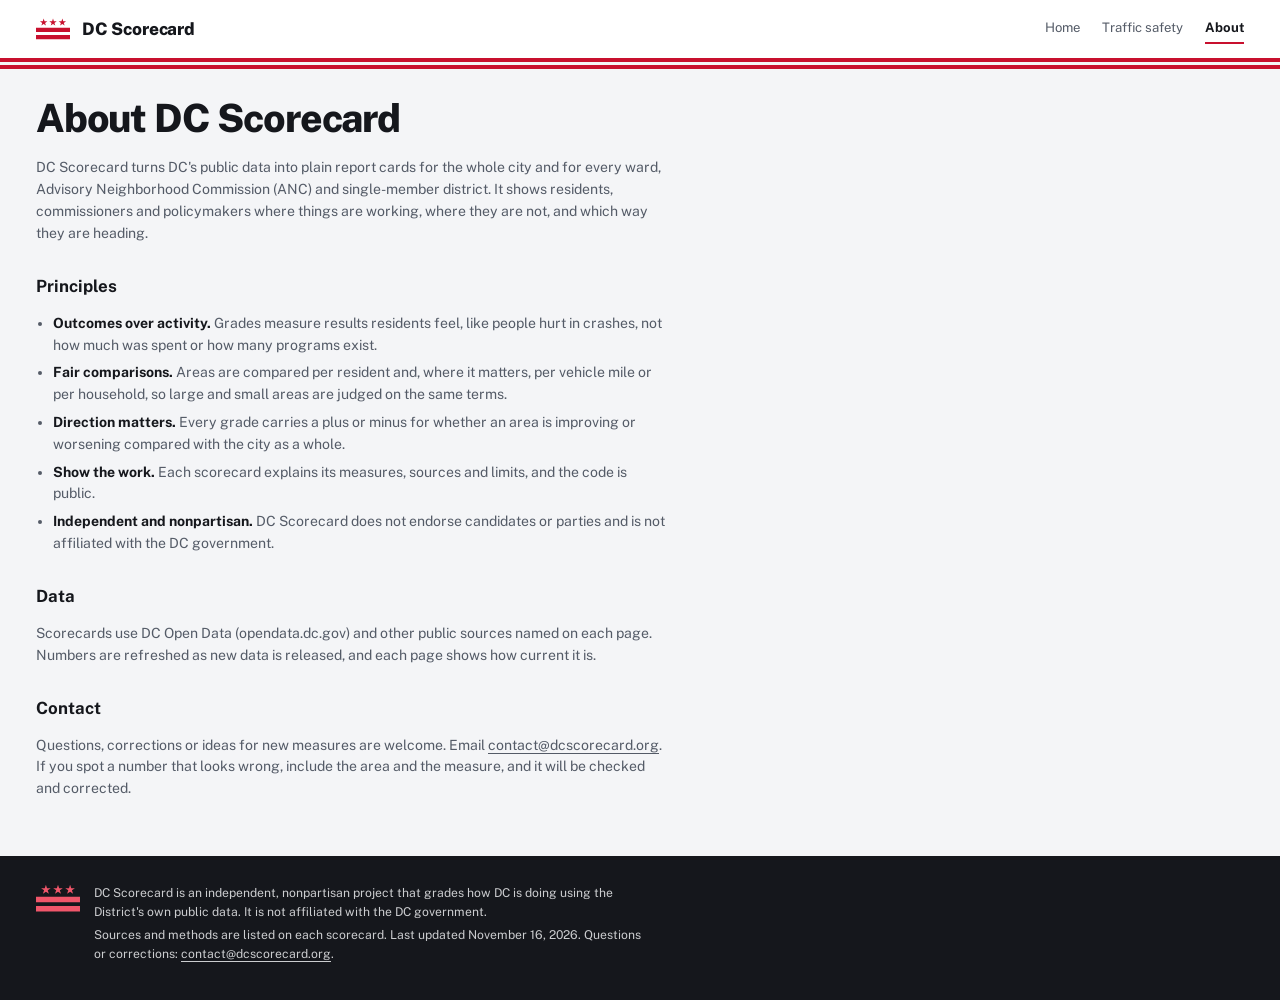
<file: about/index.html>
<!doctype html>
<html lang="en">
<head>
<meta charset="utf-8">
<meta name="viewport" content="width=device-width, initial-scale=1, viewport-fit=cover">
<title>About | DC Scorecard</title>
<meta name="description" content="What DC Scorecard is, how it grades DC, and where the data comes from.">
<meta property="og:title" content="About | DC Scorecard">
<meta property="og:description" content="What DC Scorecard is, how it grades DC, and where the data comes from.">
<meta name="theme-color" content="#c8102e">
<link rel="icon" href="../assets/favicon.svg" type="image/svg+xml">

<link rel="stylesheet" href="../assets/site.css">

</head>
<body>
<header class="site-head"><div class="wrap">
  <a class="brand" href="../"><svg class="flag" viewBox="0 0 40 26" aria-hidden="true" focusable="false"><path fill="currentColor" d="M9.00,0.60L10.03,3.78L13.37,3.78L10.67,5.74L11.70,8.92L9.00,6.96L6.30,8.92L7.33,5.74L4.63,3.78L7.97,3.78ZM20.00,0.60L21.03,3.78L24.37,3.78L21.67,5.74L22.70,8.92L20.00,6.96L17.30,8.92L18.33,5.74L15.63,3.78L18.97,3.78ZM31.00,0.60L32.03,3.78L35.37,3.78L32.67,5.74L33.70,8.92L31.00,6.96L28.30,8.92L29.33,5.74L26.63,3.78L29.97,3.78ZM0 11.5H40V16.5H0ZM0 20H40V25H0Z"/></svg><span>DC Scorecard</span></a>
  <nav class="site-nav" aria-label="Main"><a href="../">Home</a><a href="../traffic-safety/">Traffic safety</a><a href="../about/" aria-current="page">About</a></nav>
</div></header>
<div class="bars" aria-hidden="true"></div>
<main class="wrap">
<div class="prose">
  <h1>About DC Scorecard</h1>
  <p>DC Scorecard turns DC's public data into plain report cards for the whole city and for every ward, Advisory Neighborhood Commission (ANC) and single-member district. It shows residents, commissioners and policymakers where things are working, where they are not, and which way they are heading.</p>
  <h2>Principles</h2>
  <ul>
    <li><b>Outcomes over activity.</b> Grades measure results residents feel, like people hurt in crashes, not how much was spent or how many programs exist.</li>
    <li><b>Fair comparisons.</b> Areas are compared per resident and, where it matters, per vehicle mile or per household, so large and small areas are judged on the same terms.</li>
    <li><b>Direction matters.</b> Every grade carries a plus or minus for whether an area is improving or worsening compared with the city as a whole.</li>
    <li><b>Show the work.</b> Each scorecard explains its measures, sources and limits, and the code is public.</li>
    <li><b>Independent and nonpartisan.</b> DC Scorecard does not endorse candidates or parties and is not affiliated with the DC government.</li>
  </ul>
  <h2>Data</h2>
  <p>Scorecards use DC Open Data (opendata.dc.gov) and other public sources named on each page. Numbers are refreshed as new data is released, and each page shows how current it is.</p>
  <h2>Contact</h2>
  <p>Questions, corrections or ideas for new measures are welcome. Email <a href="mailto:contact@dcscorecard.org">contact@dcscorecard.org</a>. If you spot a number that looks wrong, include the area and the measure, and it will be checked and corrected.</p>
</div>
</main>
<footer class="site-foot"><div class="wrap">
  <svg class="flag" viewBox="0 0 40 26" aria-hidden="true" focusable="false"><path fill="currentColor" d="M9.00,0.60L10.03,3.78L13.37,3.78L10.67,5.74L11.70,8.92L9.00,6.96L6.30,8.92L7.33,5.74L4.63,3.78L7.97,3.78ZM20.00,0.60L21.03,3.78L24.37,3.78L21.67,5.74L22.70,8.92L20.00,6.96L17.30,8.92L18.33,5.74L15.63,3.78L18.97,3.78ZM31.00,0.60L32.03,3.78L35.37,3.78L32.67,5.74L33.70,8.92L31.00,6.96L28.30,8.92L29.33,5.74L26.63,3.78L29.97,3.78ZM0 11.5H40V16.5H0ZM0 20H40V25H0Z"/></svg>
  <div>
    <p>DC Scorecard is an independent, nonpartisan project that grades how DC is doing using the District's own public data. It is not affiliated with the DC government.</p>
    <p>Sources and methods are listed on each scorecard. Last updated November 16, 2026. Questions or corrections: <a href="mailto:contact@dcscorecard.org">contact@dcscorecard.org</a>.</p>
  </div>
</div></footer>
<script>
/* Opened straight from disk: folder links need index.html added (a web server does this automatically) */
if (location.protocol === 'file:') {
  const fix = (u) => u.replace(/^([^?#]*\/|\.\/?|)(?=[?#]|$)/, (m) => (m === '' || m === '.' || m === './' ? './' : m) + 'index.html');
  document.querySelectorAll('a[href]').forEach((a) => { const h = a.getAttribute('href'); if (!/^[a-z]+:/i.test(h) && !h.startsWith('#')) a.setAttribute('href', fix(h)); });
  document.querySelectorAll('form[action]').forEach((f) => { f.setAttribute('action', fix(f.getAttribute('action'))); });
}
</script>
</body>
</html>
</file>
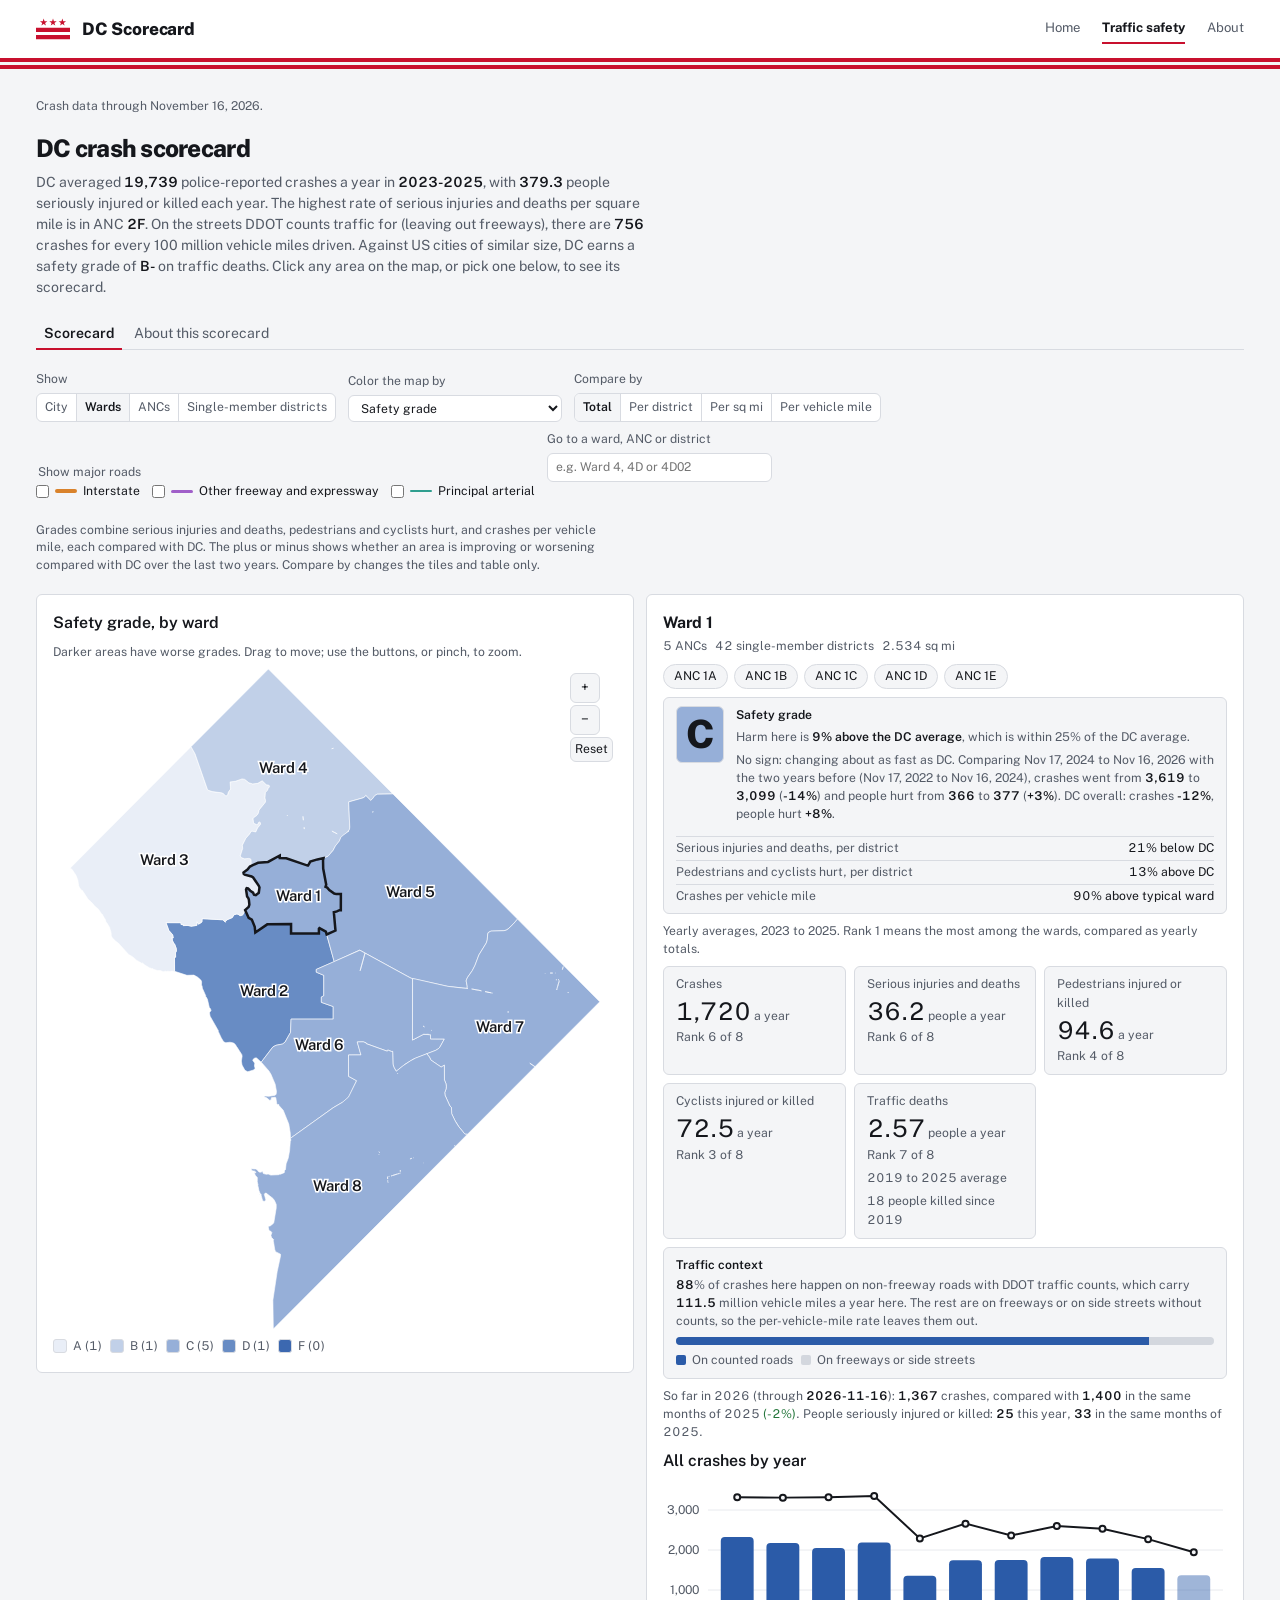
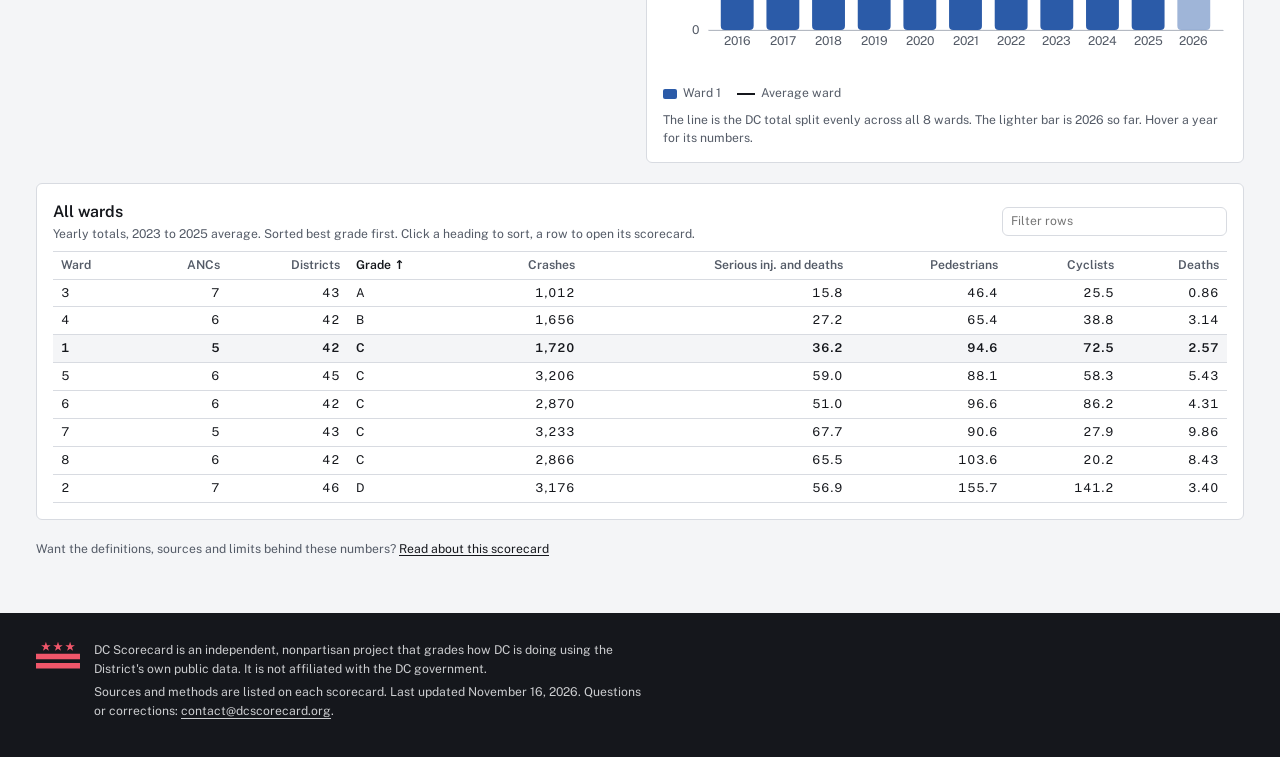
<file: traffic-safety/index.html>
<!doctype html>
<html lang="en">
<head>
<meta charset="utf-8">
<meta name="viewport" content="width=device-width, initial-scale=1, viewport-fit=cover">
<title>Traffic safety scorecard | DC Scorecard</title>
<meta name="description" content="Safety grades for every DC ward, ANC and single-member district, built from police crash reports and DDOT traffic counts.">
<meta property="og:title" content="Traffic safety scorecard | DC Scorecard">
<meta property="og:description" content="Safety grades for every DC ward, ANC and single-member district, built from police crash reports and DDOT traffic counts.">
<meta name="theme-color" content="#c8102e">
<link rel="icon" href="../assets/favicon.svg" type="image/svg+xml">

<link rel="stylesheet" href="../assets/site.css">
<script src="../assets/d3-7.8.5.min.js"></script>
<script src="../data/traffic-safety/data.js"></script>
<script src="../assets/data-loader.js" data-base="../data/traffic-safety/" data-files='{"anc": "dc-crashes-by-anc.csv", "smd": "dc-crashes-by-smd.csv", "ward": "dc-crashes-by-ward.csv", "city": "dc-crashes-city.csv", "citywide": "dc-crashes-citywide.csv", "peers": "dc-peer-cities.csv", "peeryears": "dc-peer-years.csv", "outlines": "dc-district-outlines.json", "roads": "dc-major-roads.json"}'></script>
</head>
<body>
<header class="site-head"><div class="wrap">
  <a class="brand" href="../"><svg class="flag" viewBox="0 0 40 26" aria-hidden="true" focusable="false"><path fill="currentColor" d="M9.00,0.60L10.03,3.78L13.37,3.78L10.67,5.74L11.70,8.92L9.00,6.96L6.30,8.92L7.33,5.74L4.63,3.78L7.97,3.78ZM20.00,0.60L21.03,3.78L24.37,3.78L21.67,5.74L22.70,8.92L20.00,6.96L17.30,8.92L18.33,5.74L15.63,3.78L18.97,3.78ZM31.00,0.60L32.03,3.78L35.37,3.78L32.67,5.74L33.70,8.92L31.00,6.96L28.30,8.92L29.33,5.74L26.63,3.78L29.97,3.78ZM0 11.5H40V16.5H0ZM0 20H40V25H0Z"/></svg><span>DC Scorecard</span></a>
  <nav class="site-nav" aria-label="Main"><a href="../">Home</a><a href="../traffic-safety/" aria-current="page">Traffic safety</a><a href="../about/">About</a></nav>
</div></header>
<div class="bars" aria-hidden="true"></div>
<main class="wrap">
<p class="page-note">Crash data through November 16, 2026.</p>
<style>
/* Layout: header + controls, then map card beside the scorecard panel (stacks when narrow), then a full-width ranking table and method notes. */
.cs { font-family: var(--font-anthropic-sans); display: grid; gap: var(--cds-gap-lg); color: var(--color-fg); }
.cs [hidden] { display: none !important; }
.cs-head { display: grid; gap: var(--cds-gap-xs); }
.cs-title { font-family: var(--font-anthropic-serif); font-weight: 400; font-size: var(--cds-font-size-title); margin: 0; text-wrap: balance; }
.cs-takeaway { margin: 0; max-width: 70ch; color: var(--color-fg-muted); line-height: 1.5; }
.cs .cs-takeaway b { color: var(--color-fg); font-weight: 600; font-variant-numeric: tabular-nums; }

.cs-controls { display: flex; flex-wrap: wrap; gap: var(--cds-gap-sm) var(--cds-gap-md); align-items: end; }
.cs-ctl { display: grid; gap: var(--cds-gap-xs); min-width: 0; }
.cs-ctl-label { font-size: var(--cds-font-size-caption); color: var(--color-fg-muted); }
.cs-seg { display: inline-flex; border: 1px solid var(--color-border-line); border-radius: var(--cds-radius); overflow: hidden; background: var(--color-panel); }
.cs-seg button { font: inherit; font-size: var(--cds-font-size-caption); border: 0; background: transparent; color: var(--color-fg-muted); padding: var(--cds-pad-xs) var(--cds-pad-sm); cursor: pointer; white-space: nowrap; }
.cs-seg button + button { border-left: 1px solid var(--color-border-line); }
.cs-seg button[aria-pressed="true"] { color: var(--color-fg); background: var(--color-bg); font-weight: var(--cds-font-weight-medium); }
.cs-select, .cs-input { font: inherit; font-size: var(--cds-font-size-caption); color: var(--color-fg); background: var(--color-panel); border: 1px solid var(--color-border-line); border-radius: var(--cds-radius); padding: var(--cds-pad-xs) var(--cds-pad-sm); min-width: 0; }
.cs-input { width: 15rem; max-width: 100%; }
.cs-measure-note { margin-top: calc(-1 * var(--cds-gap-sm)); max-width: 80ch; }
.cs-find-msg { font-size: var(--cds-font-size-caption); color: var(--color-fg-muted); min-height: 1.2em; }
.cs button:focus-visible, .cs-select:focus-visible, .cs-input:focus-visible { outline: 2px solid var(--color-fg); outline-offset: 2px; }

.cs-grid { display: grid; gap: var(--cds-gap-md); grid-template-columns: repeat(auto-fit, minmax(min(100%, 22rem), 1fr)); align-items: start; }
.cs-card { background: var(--color-panel); border: 1px solid var(--color-border-line); border-radius: var(--cds-radius); padding: var(--cds-pad-lg); display: grid; gap: var(--cds-gap-sm); min-width: 0; }
.cs-card h2 { font-size: var(--cds-font-size-heading); font-weight: var(--cds-font-weight-medium); margin: 0; }
.cs-note { margin: 0; font-size: var(--cds-font-size-caption); color: var(--color-fg-muted); line-height: 1.45; }

.cs-mapbox { position: relative; min-height: 18rem; }
.cs-mapbox svg { display: block; width: 100%; height: auto; max-height: 44rem; touch-action: none; cursor: grab; }
.cs-mapbox svg:active { cursor: grabbing; }
.cs-area { stroke: var(--color-panel); stroke-width: 0.6; vector-effect: non-scaling-stroke; cursor: pointer; }
.cs-area:hover { stroke: var(--color-fg); stroke-width: 1.2; }
.cs-ancline { fill: none; stroke: var(--color-fg); stroke-opacity: .55; stroke-width: 1; vector-effect: non-scaling-stroke; pointer-events: none; }
.cs-selline { fill: none; stroke: var(--color-fg); stroke-width: 2.5; vector-effect: non-scaling-stroke; pointer-events: none; }
.cs-label { fill: var(--color-fg); stroke: var(--color-panel); stroke-width: 3; paint-order: stroke; vector-effect: non-scaling-stroke; font-family: var(--font-anthropic-sans); font-weight: 600; text-anchor: middle; dominant-baseline: central; pointer-events: none; }
.cs-zoom { position: absolute; top: var(--cds-pad-xs); right: var(--cds-pad-xs); display: grid; gap: 2px; }
.cs-zoom button { font: inherit; width: 2rem; height: 2rem; border: 1px solid var(--color-border-line); border-radius: var(--cds-radius); background: var(--color-bg); color: var(--color-fg); cursor: pointer; }
.cs-zoom button.cs-reset { width: auto; height: auto; font-size: var(--cds-font-size-caption); padding: 2px var(--cds-pad-xs); }
.cs-tip { position: absolute; pointer-events: none; background: var(--cds-surface-popover); border: 1px solid var(--cds-border); border-radius: var(--cds-radius); box-shadow: var(--cds-shadow-popover); padding: var(--cds-pad-xs) var(--cds-pad-sm); font-size: var(--cds-font-size-caption); white-space: nowrap; z-index: 2; }
.cs-tip .cs-tip-head { color: var(--cds-text-secondary); }
.cs-tip .cs-tip-val { font-variant-numeric: tabular-nums; }
.cs-legend { display: flex; flex-wrap: wrap; gap: var(--cds-gap-xs) var(--cds-gap-sm); font-size: var(--cds-font-size-caption); color: var(--color-fg-muted); font-variant-numeric: tabular-nums; }
.cs-legend span { display: inline-flex; align-items: center; gap: 6px; }
.cs-legend i { width: 14px; height: 14px; border-radius: 3px; display: inline-block; border: 1px solid var(--color-border-line); }

.cs-panel-head { display: grid; gap: 2px; }
.cs-panel-name { font-family: var(--font-anthropic-serif); font-weight: 400; font-size: var(--cds-font-size-title); margin: 0; }
.cs-panel-sub { font-size: var(--cds-font-size-caption); color: var(--color-fg-muted); display: flex; flex-wrap: wrap; gap: 4px var(--cds-gap-sm); font-variant-numeric: tabular-nums; }
.cs-chips { display: flex; flex-wrap: wrap; gap: 6px; }
.cs-chip, .cs-uplink { font: inherit; font-size: var(--cds-font-size-caption); border: 1px solid var(--color-border-line); background: var(--color-bg); color: var(--color-fg); border-radius: 999px; padding: 2px 10px; cursor: pointer; }
.cs-uplink { justify-self: start; }
.cs-tiles { display: grid; gap: var(--cds-gap-sm); grid-template-columns: repeat(auto-fit, minmax(min(100%, 11rem), 1fr)); }
.cs-tile { font: inherit; text-align: left; color: inherit; background: var(--color-bg); border: 1px solid var(--color-border-line); border-radius: var(--cds-radius); padding: var(--cds-pad-sm) var(--cds-pad-md); display: grid; gap: 4px; align-content: start; cursor: pointer; min-width: 0; }
.cs-tile-static { cursor: default; }
.cs-trend-key { display: flex; flex-wrap: wrap; gap: 4px 16px; font-size: var(--cds-font-size-caption); color: var(--color-fg-muted); margin-top: 4px; }
.cs-trend-key span { display: inline-flex; align-items: center; gap: 6px; }
.cs-trend-key i { display: inline-block; width: 14px; height: 10px; border-radius: 2px; }
.cs-trend-key i.cs-k-line { height: 0; border-top: 2px solid var(--color-fg); border-radius: 0; width: 18px; }
.cs-tile[aria-pressed="true"] { border-color: var(--color-fg); box-shadow: inset 0 0 0 1px var(--color-fg); }
.cs-tile-label { font-size: var(--cds-font-size-caption); color: var(--color-fg-muted); }
.cs-tile-big { font-family: var(--font-anthropic-serif); font-weight: 400; font-size: var(--cds-font-size-title); line-height: 1.1; font-variant-numeric: tabular-nums; }
.cs-tile-unit { font-family: var(--font-anthropic-sans); font-size: var(--cds-font-size-caption); color: var(--color-fg-muted); }
.cs-tile-line { font-size: var(--cds-font-size-caption); color: var(--color-fg-muted); font-variant-numeric: tabular-nums; }
.cs-pill { justify-self: start; font-size: var(--cds-font-size-caption); color: var(--color-bad); border: 1px solid currentColor; border-radius: 999px; padding: 0 8px; }
.cs-ytd { margin: 0; font-size: var(--cds-font-size-caption); line-height: 1.5; color: var(--color-fg-muted); font-variant-numeric: tabular-nums; }
.cs-ytd b { color: var(--color-fg); font-weight: 600; }
.cs-up { color: var(--color-bad); }
.cs-down { color: var(--color-ok); }
.cs-trend { position: relative; min-height: 190px; }
.cs-trend svg { display: block; }
.cs-trend .tick text { fill: var(--color-fg-muted); font-size: var(--cds-font-size-caption); }

.cs-tablebar { display: flex; flex-wrap: wrap; gap: var(--cds-gap-sm); align-items: center; justify-content: space-between; }
.cs-tablewrap { max-height: 28rem; overflow: auto; border-top: 1px solid var(--color-border-line); }
.cs-table { width: 100%; border-collapse: collapse; font-size: var(--cds-font-size-caption); font-variant-numeric: tabular-nums; }
.cs-table th { position: sticky; top: 0; background: var(--color-panel); text-align: right; font-weight: var(--cds-font-weight-medium); padding: 0; border-bottom: 1px solid var(--color-border-line); z-index: 1; }
.cs-table th:first-child, .cs-table th.cs-txt { text-align: left; }
.cs-table th button { font: inherit; color: var(--color-fg-muted); background: none; border: 0; padding: var(--cds-pad-xs) var(--cds-pad-sm); cursor: pointer; width: 100%; text-align: inherit; white-space: nowrap; }
.cs-table th[aria-sort] button { color: var(--color-fg); }
.cs-table td { padding: var(--cds-pad-xs) var(--cds-pad-sm); text-align: right; border-bottom: 1px solid var(--color-border-line); white-space: nowrap; }
.cs-table td:first-child, .cs-table td.cs-txt { text-align: left; }
.cs-table tbody tr { cursor: pointer; }
.cs-table tbody tr:hover td { background: var(--color-bg); }
.cs-table tbody tr.cs-on td { background: var(--color-bg); font-weight: 600; }
.cs-bar { display: inline-block; height: 6px; border-radius: 3px; vertical-align: middle; margin-right: 6px; background: var(--cds-chart-muted); }

.cs-tabs { display: flex; gap: var(--cds-gap-xs); border-bottom: 1px solid var(--color-border-line); }
.cs-tabs button { font: inherit; background: none; border: 0; border-bottom: 2px solid transparent; color: var(--color-fg-muted); padding: var(--cds-pad-xs) var(--cds-pad-sm); cursor: pointer; margin-bottom: -1px; }
.cs-tabs button[aria-selected="true"] { color: var(--color-fg); border-bottom-color: var(--color-fg); font-weight: var(--cds-font-weight-medium); }
.cs-view { display: grid; gap: var(--cds-gap-lg); }
.cs-linkbtn { font: inherit; background: none; border: 0; padding: 0; color: var(--color-fg); text-decoration: underline; text-underline-offset: 2px; cursor: pointer; }
.cs-about p { margin: 0; line-height: 1.55; max-width: 75ch; }
.ab-layout { display: grid; grid-template-columns: 210px minmax(0, 1fr); gap: 48px; padding-block: var(--cds-gap-lg) 0; }
.ab-layout > * { min-width: 0; }
.ab-toc { position: sticky; top: 16px; align-self: start; }
.ab-toc p { margin: 0 0 10px; font-size: var(--cds-font-size-caption); font-weight: 600; color: var(--color-fg-muted); }
.ab-toc ul { list-style: none; margin: 0; padding: 0; display: grid; gap: 8px; border-left: 2px solid var(--color-border-line); }
.ab-toc a { display: block; padding-left: 14px; margin-left: -2px; border-left: 2px solid transparent; color: var(--color-fg-muted); text-decoration: none; font-size: .9rem; }
.ab-toc a:hover, .ab-toc a[aria-current="true"] { color: var(--color-fg); border-left-color: var(--color-fg); }
.ab-section { padding-bottom: 40px; max-width: 46em; scroll-margin-top: 16px; }
.ab-section h2 { font-size: 1.25rem; font-weight: 700; letter-spacing: -0.01em; margin: 0 0 12px; }
.ab-section h3 { font-size: 1rem; font-weight: 700; margin: 24px 0 8px; }
.ab-section p { margin: 0 0 14px; color: var(--color-fg-muted); line-height: 1.6; max-width: none; }
.ab-section ul { margin: 0 0 14px; padding-left: 1.2em; display: grid; gap: 8px; color: var(--color-fg-muted); line-height: 1.6; }
.ab-section b { color: var(--color-fg); font-weight: 600; font-variant-numeric: tabular-nums; }
.ab-section .ab-intro { margin-bottom: 16px; }
.ab-table { overflow-x: auto; border: 1px solid var(--color-border-line); border-radius: var(--cds-radius); background: var(--color-panel); margin: 0 0 16px; }
.ab-table table { width: 100%; border-collapse: collapse; font-size: .9rem; min-width: 520px; }
.ab-table th, .ab-table td { text-align: left; padding: 12px 16px; border-top: 1px solid var(--color-border-line); vertical-align: top; line-height: 1.5; }
.ab-table thead th { border-top: none; font-size: var(--cds-font-size-caption); font-weight: 600; color: var(--color-fg-muted); }
.ab-table td { color: var(--color-fg-muted); }
.ab-table td:first-child { font-weight: 600; color: var(--color-fg); white-space: nowrap; }
.ab-table td.ab-unit { font-size: var(--cds-font-size-caption); }
.ab-table td.ab-nowrap, .ab-table th:last-child:nth-child(3) { white-space: nowrap; }
@media (max-width: 860px) { .ab-layout { grid-template-columns: minmax(0, 1fr); gap: 20px; } .ab-toc { position: static; } }

.cs-about-grid { display: grid; gap: var(--cds-gap-md); grid-template-columns: repeat(auto-fit, minmax(min(100%, 22rem), 1fr)); align-items: start; }
.cs-dl { margin: 0; display: grid; gap: var(--cds-gap-xs); }
.cs-dl dt { font-weight: var(--cds-font-weight-medium); }
.cs-dl dd { margin: 0 0 var(--cds-gap-xs); color: var(--color-fg-muted); line-height: 1.5; }
.cs-list { margin: 0; padding-left: 1.1rem; display: grid; gap: 6px; color: var(--color-fg-muted); line-height: 1.5; }
.cs-about .cs-list b, .cs-about p b { color: var(--color-fg); font-variant-numeric: tabular-nums; }
.cs-context { display: grid; gap: 6px; padding: var(--cds-pad-sm) var(--cds-pad-md); border: 1px solid var(--color-border-line); border-radius: var(--cds-radius); background: var(--color-bg); }
.cs-context.cs-active { border-color: var(--color-fg); }
.cs-context-text { display: grid; gap: 2px; font-size: var(--cds-font-size-caption); color: var(--color-fg-muted); line-height: 1.5; }
.cs-context-title { color: var(--color-fg); font-weight: var(--cds-font-weight-medium); }
.cs .cs-context b { color: var(--color-fg); font-weight: 600; font-variant-numeric: tabular-nums; }
.cs-split { height: 8px; border-radius: 4px; background: var(--cds-chart-muted); overflow: hidden; }
.cs-split-on { display: block; height: 100%; width: 0; }
.cs-split-key { display: flex; flex-wrap: wrap; gap: var(--cds-gap-sm); font-size: var(--cds-font-size-caption); color: var(--color-fg-muted); }
.cs-split-key span { display: inline-flex; align-items: center; gap: 6px; }
.cs-split-key i { width: 10px; height: 10px; border-radius: 2px; display: inline-block; }
.cs-k-off { background: var(--cds-chart-muted); }
.cs-grade { display: grid; grid-template-columns: auto 1fr; gap: var(--cds-gap-md); align-items: start; padding: var(--cds-pad-sm) var(--cds-pad-md); border: 1px solid var(--color-border-line); border-radius: var(--cds-radius); background: var(--color-bg); }
.cs-grade-letter { font-family: var(--font-anthropic-serif); font-size: 2.6rem; line-height: 1; min-width: 3.2rem; text-align: center; padding: 8px 6px; border-radius: var(--cds-radius); border: 1px solid var(--color-border-line); font-variant-numeric: tabular-nums; }
.cs-grade-text { display: grid; gap: 4px; font-size: var(--cds-font-size-caption); color: var(--color-fg-muted); line-height: 1.5; min-width: 0; }
.cs .cs-grade-text b { color: var(--color-fg); font-weight: 600; font-variant-numeric: tabular-nums; }
.cs-grade-parts { grid-column: 1 / -1; display: grid; gap: 2px; margin: 0; padding: 0; list-style: none; font-size: var(--cds-font-size-caption); color: var(--color-fg-muted); font-variant-numeric: tabular-nums; }
.cs-grade-parts li { display: flex; justify-content: space-between; gap: var(--cds-gap-sm); border-top: 1px solid var(--color-border-line); padding-top: 2px; }
.cs-grade-parts li span:last-child { color: var(--color-fg); }
.cs-peers { grid-column: 1 / -1; display: grid; gap: 4px; }
.cs-peers svg { display: block; }
.cs-peers text { font-size: 11px; fill: var(--color-fg-muted); }
.cs-peers text.cs-dc { fill: var(--color-fg); font-weight: 600; }
.cs-gradekey { display: grid; grid-template-columns: auto 1fr; gap: 4px var(--cds-gap-sm); margin: 0; font-size: var(--cds-font-size-caption); color: var(--color-fg-muted); }
.cs-gradekey dt { font-weight: 600; color: var(--color-fg); }
.cs-gradekey dd { margin: 0; }
.cs-roads { border: 0; margin: 0; padding: 0; min-width: 0; }
.cs-checks { display: flex; flex-wrap: wrap; gap: 4px var(--cds-gap-md); font-size: var(--cds-font-size-caption); }
.cs-checks label { display: inline-flex; align-items: center; gap: 6px; cursor: pointer; white-space: nowrap; }
.cs-checks input { margin: 0; accent-color: var(--color-fg); }
.cs-roadkey { display: inline-block; width: 22px; border-radius: 2px; }
.cs-road { fill: none; vector-effect: non-scaling-stroke; stroke-linecap: round; stroke-linejoin: round; cursor: default; }
.cs-roadhalo { fill: none; vector-effect: non-scaling-stroke; stroke: var(--color-panel); stroke-linecap: round; stroke-linejoin: round; pointer-events: none; }
#about-grades .cs-about-grid > div { display: grid; gap: var(--cds-gap-sm); align-content: start; }
.cs-notes ul { margin: 0; padding-left: 1.1rem; display: grid; gap: 4px; font-size: var(--cds-font-size-caption); color: var(--color-fg-muted); line-height: 1.5; max-width: 80ch; }
[data-dash-source-state=empty] { color: transparent; }
[data-dash-source-state=refreshing] { opacity: .5; transition: opacity var(--cds-dur-slow); }
.cs-fail { display: flex; align-items: center; justify-content: center; gap: 6px; min-height: inherit; font-size: var(--cds-font-size-caption); color: var(--color-fg-muted); }
.cs-fail::before { content: ""; width: .375rem; height: .375rem; border-radius: 50%; background: var(--color-bad); }
</style>

<div class="cs" id="crash-scorecard">
  <header class="cs-head" id="overview">
    <h1 class="cs-title">DC crash scorecard</h1>
    <p class="cs-takeaway" id="takeaway">DC averaged <b class="dash-skeleton" data-source="citywide" data-row="0" data-field="crashes">—</b> police-reported crashes a year in <b class="dash-skeleton" data-source="citywide" data-row="0" data-field="average_years">—</b>, with <b class="dash-skeleton" data-source="citywide" data-row="0" data-field="ksi">—</b> people seriously injured or killed each year. The highest rate of serious injuries and deaths per square mile is in ANC <b class="dash-skeleton" data-source="anc" data-field="anc" data-where="ksi_per_sqmi_rank=1">—</b>. On the streets DDOT counts traffic for (leaving out freeways), there are <b class="dash-skeleton" data-source="citywide" data-row="0" data-field="crashes_per_100m_vmt">—</b> crashes for every 100 million vehicle miles driven. Against US cities of similar size, DC earns a safety grade of <b class="dash-skeleton" data-source="city" data-row="0" data-field="grade">—</b> on traffic deaths. Click any area on the map, or pick one below, to see its scorecard.</p>
  </header>

  <div class="cs-tabs" role="tablist" aria-label="Views">
    <button type="button" role="tab" id="tab-scorecard" data-tab="scorecard-view" aria-selected="true" aria-controls="scorecard-view">Scorecard</button>
    <button type="button" role="tab" id="tab-about" data-tab="about" aria-selected="false" aria-controls="about">About this scorecard</button>
  </div>

  <div class="cs-view" id="scorecard-view" role="tabpanel" aria-labelledby="tab-scorecard">
  <div class="cs-controls" id="controls">
    <div class="cs-ctl">
      <span class="cs-ctl-label" id="lvl-label">Show</span>
      <div class="cs-seg" role="group" aria-labelledby="lvl-label">
        <button type="button" id="lvl-city" data-level="city" aria-pressed="false">City</button>
        <button type="button" id="lvl-ward" data-level="ward" aria-pressed="true">Wards</button>
        <button type="button" id="lvl-anc" data-level="anc" aria-pressed="false">ANCs</button>
        <button type="button" id="lvl-smd" data-level="smd" aria-pressed="false">Single-member districts</button>
      </div>
    </div>
    <label class="cs-ctl" for="cs-metric">
      <span class="cs-ctl-label">Color the map by</span>
      <select class="cs-select" id="cs-metric">
        <option value="grade" selected>Safety grade</option>
        <option value="crashes">All crashes</option>
        <option value="ksi">Serious injuries and deaths</option>
        <option value="ped">Pedestrians injured or killed</option>
        <option value="bike">Cyclists injured or killed</option>
        <option value="deaths" id="opt-deaths">Traffic deaths (wards and city)</option>
      </select>
    </label>
    <div class="cs-ctl">
      <span class="cs-ctl-label" id="msr-label">Compare by</span>
      <div class="cs-seg" role="group" aria-labelledby="msr-label">
        <button type="button" id="msr-year" data-measure="year" aria-pressed="true">Total</button>
        <button type="button" id="msr-district" data-measure="district" aria-pressed="false">Per district</button>
        <button type="button" id="msr-sqmi" data-measure="sqmi" aria-pressed="false">Per sq mi</button>
        <button type="button" id="msr-vmt" data-measure="vmt" aria-pressed="false">Per vehicle mile</button>
      </div>
    </div>
    <fieldset class="cs-ctl cs-roads">
      <legend class="cs-ctl-label">Show major roads</legend>
      <div class="cs-checks" id="road-checks">
        <label><input type="checkbox" data-road="1"><i class="cs-roadkey" data-key="1"></i>Interstate</label>
        <label><input type="checkbox" data-road="2"><i class="cs-roadkey" data-key="2"></i>Other freeway and expressway</label>
        <label><input type="checkbox" data-road="3"><i class="cs-roadkey" data-key="3"></i>Principal arterial</label>
      </div>
    </fieldset>
    <div class="cs-ctl">
      <label class="cs-ctl-label" for="cs-find">Go to a ward, ANC or district</label>
      <input class="cs-input" id="cs-find" type="search" placeholder="e.g. Ward 4, 4D or 4D02" autocomplete="off">
      <span class="cs-find-msg" id="cs-find-msg" aria-live="polite"></span>
    </div>
  </div>
  <p class="cs-note cs-measure-note" id="measure-note"></p>

  <div class="cs-grid">
    <section class="cs-card" id="map">
      <h2 id="map-title">All crashes per year, by ANC</h2>
      <p class="cs-note" id="map-note">Darker areas rank higher. Drag to move, use the buttons or pinch to zoom.</p>
      <div class="cs-mapbox" id="cs-mapbox" data-source="outlines anc">
        <svg id="cs-map-svg" width="100%" role="img" aria-labelledby="map-title"></svg>
        <div class="cs-zoom">
          <button type="button" id="zoom-in" aria-label="Zoom in">+</button>
          <button type="button" id="zoom-out" aria-label="Zoom out">−</button>
          <button type="button" class="cs-reset" id="zoom-reset">Reset</button>
        </div>
        <div class="cs-tip" id="cs-tip" hidden></div>
      </div>
      <div class="cs-legend" id="cs-legend" data-source="anc"></div>
    </section>

    <section class="cs-card" id="scorecard" aria-live="polite">
      <div class="cs-panel-head">
        <h2 class="cs-panel-name"><span id="p-kind">ANC</span> <span class="dash-skeleton" data-cs-row data-field="anc" id="p-id">—</span></h2>
        <div class="cs-panel-sub" id="p-sub-anc">
          <span data-cs-show="anc">Ward <span data-cs-row data-cs-only="anc" data-field="ward">—</span></span>
          <span data-cs-show="ward city"><span data-cs-row data-cs-only="ward city" data-field="anc_count">—</span> ANCs</span>
          <span><span data-cs-row data-cs-only="anc ward city" data-field="smd_count">—</span> single-member districts</span>
          <span><span data-cs-row data-cs-only="anc ward city" data-field="area_sqmi">—</span> sq mi</span>
        </div>
        <div class="cs-panel-sub" id="p-sub-smd" hidden>
          <span>Ward <span data-cs-row data-cs-only="smd" data-field="ward">—</span></span>
          <span>Commissioner: <span data-cs-row data-cs-only="smd" data-field="commissioner">—</span></span>
          <span><span data-cs-row data-cs-only="smd" data-field="area_sqmi">—</span> sq mi</span>
        </div>
      </div>
      <div class="cs-chips" id="p-chips" data-source="smd"></div>
      <button type="button" class="cs-uplink" id="p-up" hidden>Show all of ANC <span data-cs-row data-cs-only="smd" data-field="anc">—</span></button>

      <div class="cs-grade" id="grade-box" data-source="anc">
        <div class="cs-grade-letter" id="g-letter" aria-label="Safety grade">—</div>
        <div class="cs-grade-text">
          <span class="cs-context-title" id="g-title">Safety grade</span>
          <span id="g-desc"></span>
          <span id="g-trend"></span>
        </div>
        <ul class="cs-grade-parts" id="g-parts"></ul>
        <div class="cs-peers" id="g-peers" data-source="peers" hidden></div><span data-source="peeryears" hidden></span>
      </div>

      <p class="cs-note" id="p-tiles-note">Yearly averages, 2023 to 2025. Rank 1 means the most among <span id="p-peer">ANCs</span>.</p>
      <div class="cs-tiles" id="tiles">
        <button type="button" class="cs-tile" data-metric="crashes" aria-pressed="true">
          <span class="cs-tile-label">Crashes</span>
          <span class="cs-tile-big"><span data-cs-row data-cs-measure data-cs-metric="crashes" data-field="crashes">—</span><span class="cs-tile-unit"></span></span>
          <span class="cs-tile-line cs-tile-rank">Rank <span data-cs-row data-cs-measure data-cs-metric="crashes" data-cs-rank data-cs-only="ward anc smd" data-field="crashes_rank">—</span> of <span data-cs-n>—</span></span>
          <span class="cs-tile-line cs-tile-total"><span data-cs-row data-cs-tot="crashes" data-field="crashes">—</span> a year in total</span>
          <span class="cs-tile-line cs-tile-none" hidden>Too little counted traffic for a rate</span>
          <span class="cs-pill" hidden>Highest fifth</span>
        </button>
        <button type="button" class="cs-tile" data-metric="ksi" aria-pressed="false">
          <span class="cs-tile-label">Serious injuries and deaths</span>
          <span class="cs-tile-big"><span data-cs-row data-cs-measure data-cs-metric="ksi" data-field="ksi">—</span><span class="cs-tile-unit"></span></span>
          <span class="cs-tile-line cs-tile-rank">Rank <span data-cs-row data-cs-measure data-cs-metric="ksi" data-cs-rank data-cs-only="ward anc smd" data-field="ksi_rank">—</span> of <span data-cs-n>—</span></span>
          <span class="cs-tile-line cs-tile-total"><span data-cs-row data-cs-tot="ksi" data-field="ksi">—</span> a year in total</span>
          <span class="cs-tile-line cs-tile-none" hidden>Too little counted traffic for a rate</span>
          <span class="cs-pill" hidden>Highest fifth</span>
        </button>
        <button type="button" class="cs-tile" data-metric="ped" aria-pressed="false">
          <span class="cs-tile-label">Pedestrians injured or killed</span>
          <span class="cs-tile-big"><span data-cs-row data-cs-measure data-cs-metric="ped" data-field="ped">—</span><span class="cs-tile-unit"></span></span>
          <span class="cs-tile-line cs-tile-rank">Rank <span data-cs-row data-cs-measure data-cs-metric="ped" data-cs-rank data-cs-only="ward anc smd" data-field="ped_rank">—</span> of <span data-cs-n>—</span></span>
          <span class="cs-tile-line cs-tile-total"><span data-cs-row data-cs-tot="ped" data-field="ped">—</span> a year in total</span>
          <span class="cs-tile-line cs-tile-none" hidden>Too little counted traffic for a rate</span>
          <span class="cs-pill" hidden>Highest fifth</span>
        </button>
        <button type="button" class="cs-tile" data-metric="bike" aria-pressed="false">
          <span class="cs-tile-label">Cyclists injured or killed</span>
          <span class="cs-tile-big"><span data-cs-row data-cs-measure data-cs-metric="bike" data-field="bike">—</span><span class="cs-tile-unit"></span></span>
          <span class="cs-tile-line cs-tile-rank">Rank <span data-cs-row data-cs-measure data-cs-metric="bike" data-cs-rank data-cs-only="ward anc smd" data-field="bike_rank">—</span> of <span data-cs-n>—</span></span>
          <span class="cs-tile-line cs-tile-total"><span data-cs-row data-cs-tot="bike" data-field="bike">—</span> a year in total</span>
          <span class="cs-tile-line cs-tile-none" hidden>Too little counted traffic for a rate</span>
          <span class="cs-pill" hidden>Highest fifth</span>
        </button>
        <button type="button" class="cs-tile" id="tile-deaths" data-metric="deaths" aria-pressed="false" data-cs-show="ward city">
          <span class="cs-tile-label">Traffic deaths</span>
          <span class="cs-tile-big"><span data-cs-row data-cs-measure data-cs-metric="deaths" data-cs-only="ward city" data-field="deaths_avg_per_district">—</span><span class="cs-tile-unit"> people a year per district</span></span>
          <span class="cs-tile-line" data-cs-show="ward">Rank <span data-cs-row data-cs-measure data-cs-metric="deaths" data-cs-rank data-cs-only="ward" data-field="deaths_avg_per_district_rank">—</span> of 8</span>
          <span class="cs-tile-line">2019 to 2025 average</span>
          <span class="cs-tile-line"><span data-cs-row data-cs-only="ward city" data-field="deaths_since_2019">—</span> people killed since 2019</span>
        </button>
      </div>

      <div class="cs-context" id="traffic-context">
        <div class="cs-context-text">
          <span class="cs-context-title">Traffic context</span>
          <span><b data-cs-row data-field="counted_road_share_pct">—</b>% of crashes here happen on non-freeway roads with DDOT traffic counts, which carry <b data-cs-row data-field="vehicle_miles_millions">—</b> million vehicle miles a year here. The rest are on freeways or on side streets without counts, so the per-vehicle-mile rate leaves them out.</span>
        </div>
        <div class="cs-split" aria-hidden="true"><span class="cs-split-on" id="split-on"></span></div>
        <div class="cs-split-key" aria-hidden="true"><span><i class="cs-k-on"></i>On counted roads</span><span><i class="cs-k-off"></i>On freeways or side streets</span></div>
      </div>

      <p class="cs-ytd" id="ytd">So far in 2026 (through <b data-source="citywide" data-row="0" data-field="data_through">—</b>): <b data-cs-row data-field="crashes_2026_ytd">—</b> crashes, compared with <b data-cs-row data-field="crashes_2025_same_period">—</b> in the same months of 2025 <span id="ytd-chg">(<span data-cs-row data-field="crashes_ytd_change_pct">—</span>%)</span>. People seriously injured or killed: <b data-cs-row data-field="ksi_2026_ytd">—</b> this year, <b data-cs-row data-field="ksi_2025_same_period">—</b> in the same months of 2025.</p>

      <h2 id="trend-title">Crashes by year</h2>
      <div class="cs-trend" id="cs-trend" data-source="anc"></div>
      <div class="cs-trend-key" id="trend-key"></div>
      <p class="cs-note" id="trend-note">The lighter bar is 2026 so far. Hover a bar for its count.</p>
    </section>
  </div>

  <section class="cs-card" id="rankings">
    <div class="cs-tablebar">
      <div>
        <h2 id="table-title">All ANCs</h2>
        <p class="cs-note" id="table-note">Per year, 2023 to 2025 average. Click a heading to sort, a row to open its scorecard.</p>
      </div>
      <input class="cs-input" id="cs-filter" type="search" placeholder="Filter rows" aria-label="Filter rows" autocomplete="off">
    </div>
    <div class="cs-tablewrap">
      <table class="cs-table" id="cs-table" data-source="anc" data-row-key="anc">
        <thead><tr id="cs-thead"></tr></thead>
        <tbody id="cs-tbody"></tbody>
      </table>
    </div>
  </section>

  <p class="cs-note">Want the definitions, sources and limits behind these numbers? <button type="button" class="cs-linkbtn" data-goto="about">Read about this scorecard</button></p>
  </div>

  <div class="cs-view cs-about" id="about" role="tabpanel" aria-labelledby="tab-about" hidden>
    <div class="ab-layout">
      <nav class="ab-toc" aria-label="On this tab">
        <p>On this tab</p>
        <ul>
          <li><a href="#ab-what">What This Scorecard Shows</a></li>
          <li><a href="#ab-use">How to Use It</a></li>
          <li><a href="#ab-measures">The Measures</a></li>
          <li><a href="#ab-compare">Ways to Compare</a></li>
          <li><a href="#ab-grades">How the Grades Work</a></li>
          <li><a href="#ab-city">The City Grade</a></li>
          <li><a href="#ab-traffic">Traffic and Vehicle Miles</a></li>
          <li><a href="#ab-placing">How Crashes Are Placed</a></li>
          <li><a href="#ab-limits">Limits</a></li>
          <li><a href="#ab-sources">Sources</a></li>
        </ul>
      </nav>
      <div>
        <section class="ab-section" id="ab-what">
          <h2>What This Scorecard Shows</h2>
          <p>Traffic crashes across DC as a whole and in each of its 8 wards, 46 Advisory Neighborhood Commissions (ANCs) and 345 single-member districts, built from DC's own open data. Each area gets a safety grade, four measures with a rank against its peers (wards against wards, and so on), a trend since 2016 and its 2026 record so far. Wards and the city also show traffic deaths.</p>
          <p>Numbers are yearly averages for <b data-source="citywide" data-row="0" data-field="average_years">—</b>, the last three full years, so one unusual year counts less. Crash data runs through <b data-source="citywide" data-row="0" data-field="data_through">—</b>.</p>
        </section>

        <section class="ab-section" id="ab-use">
          <h2>How to Use It</h2>
          <ul>
            <li><b>Show</b> picks the level: the whole city, wards, ANCs or single-member districts.</li>
            <li><b>Color the map by</b> shades the map by safety grade or by one measure. Darker means worse.</li>
            <li><b>Compare by</b> sets how areas are compared: in total, per district, per square mile or per vehicle mile. It changes the tiles, ranks and table. Grades always use their own fixed recipe.</li>
            <li><b>Click an area</b> on the map, a row in the table, or type a name in <b>Go to</b> (Ward 4, 4D or 4D02) to open its scorecard. The buttons under the name step down a level, from a ward to its ANCs and from an ANC to its districts.</li>
            <li><b>Click a tile</b> to color the map by that measure and show its yearly chart. The bars follow Compare by. The line shows the average ward, ANC or district (or DC as a whole for rates). For traffic deaths in the city view, the chart switches to deaths per 100,000 residents against the typical peer city.</li>
            <li><b>Show major roads</b> draws Interstates, other freeways and principal arterials on the map. Hover a road for its name.</li>
          </ul>
        </section>

        <section class="ab-section" id="ab-measures">
          <h2>The Measures</h2>
          <p class="ab-intro">Every number comes from police crash reports.</p>
          <div class="ab-table"><table>
            <thead><tr><th>Measure</th><th>What it counts</th><th>Shown for</th></tr></thead>
            <tbody>
              <tr><td>Crashes</td><td>Every police-reported crash, whatever its severity.</td><td class="ab-unit ab-nowrap">All levels</td></tr>
              <tr><td>Serious injuries and deaths</td><td>People with major injuries or who were killed: drivers, passengers, pedestrians and cyclists. The measure closest to DC's Vision Zero goal.</td><td class="ab-unit ab-nowrap">All levels</td></tr>
              <tr><td>Pedestrians injured or killed</td><td>Pedestrians with any reported injury, plus pedestrian deaths.</td><td class="ab-unit ab-nowrap">All levels</td></tr>
              <tr><td>Cyclists injured or killed</td><td>Cyclists with any reported injury, plus cyclist deaths.</td><td class="ab-unit ab-nowrap">All levels</td></tr>
              <tr><td>Traffic deaths</td><td>Everyone killed in a crash, as the yearly average for 2019 to 2025 (seven full years, since three years has too few deaths to compare fairly), plus the total killed since 2019.</td><td class="ab-unit ab-nowrap">Wards and city</td></tr>
            </tbody>
          </table></div>
          <p>Deaths are not shown for ANCs or districts because most have none in a given year, so their numbers would mostly reflect chance. Serious injuries and deaths is the better measure at those levels.</p>
        </section>

        <section class="ab-section" id="ab-compare">
          <h2>Ways to Compare</h2>
          <div class="ab-table"><table>
            <thead><tr><th>Compare by</th><th>What it means</th><th>Best for</th></tr></thead>
            <tbody>
              <tr><td>Total</td><td>The raw yearly count.</td><td class="ab-unit">Scale; larger areas rank higher just for having more people</td></tr>
              <tr><td>Per district</td><td>The total divided by the number of single-member districts. Each district holds about 2,000 residents (2020 Census), so this is harm per resident. For a single district it equals the total.</td><td class="ab-unit">Fair comparisons between areas of different sizes</td></tr>
              <tr><td>Per square mile</td><td>The total divided by land area.</td><td class="ab-unit">Where streets and people are packed together</td></tr>
              <tr><td>Per vehicle mile</td><td>Crashes on DDOT-counted streets per 100 million vehicle miles driven on them, leaving out freeways.</td><td class="ab-unit">How risky the streets are once traffic, including commuters, is accounted for</td></tr>
            </tbody>
          </table></div>
        </section>

        <section class="ab-section" id="ab-grades">
          <h2>How the Grades Work</h2>
          <p>Every ward, ANC and district gets a letter for how safe it is now, plus a sign for which way it is heading.</p>
          <h3>The letter: where an area stands</h3>
          <p>Three measures, each averaged over 2023 to 2025 and compared with DC as a whole, combine into one number for how much harm an area has compared with DC:</p>
          <ul>
            <li><b>Serious injuries and deaths</b> per district (40%)</li>
            <li><b>Pedestrians and cyclists</b> injured or killed per district (40%)</li>
            <li><b>Crashes per vehicle mile</b>, compared with the typical area at the same level (20%). Areas without enough counted traffic are graded on the other two.</li>
          </ul>
          <div class="ab-table"><table>
            <thead><tr><th>Grade</th><th>Harm compared with DC</th></tr></thead>
            <tbody>
              <tr><td>A</td><td>Half the DC rate or less</td></tr>
              <tr><td>B</td><td>50% to 80% of the DC rate</td></tr>
              <tr><td>C</td><td>Within 25% of the DC average</td></tr>
              <tr><td>D</td><td>1.25 to 2 times the DC rate</td></tr>
              <tr><td>F</td><td>More than twice the DC rate</td></tr>
            </tbody>
          </table></div>
          <p>Cutoffs are fixed rather than curved, so every area can earn an A as DC gets safer.</p>
          <h3>The sign: which way it is heading</h3>
          <p>Crashes and people hurt in <span id="ab-trend-win">the last two years are compared with the two years before</span>. People hurt means everyone seriously injured or killed, plus pedestrians and cyclists with minor injuries. These windows move forward each time the crash data is updated, so a sign can change between updates while the letter stays on full calendar years.</p>
          <div class="ab-table"><table>
            <thead><tr><th>Sign</th><th>Meaning</th></tr></thead>
            <tbody>
              <tr><td>Plus</td><td>Improving at least 8% faster than DC as a whole</td></tr>
              <tr><td>No sign</td><td>Changing about as fast as DC</td></tr>
              <tr><td>Minus</td><td>Worsening at least 8% compared with DC</td></tr>
            </tbody>
          </table></div>
          <p>The 8% line is the same for every area and stays fixed. When it was set, roughly a third of districts and ANCs were improving, a third worsening and a third holding steady. Trends for areas with few crashes are pulled toward DC's own change, so one or two extra crashes can't earn a small district a sign. Wards are so large that they rarely move 8% away from DC.</p>
          <p>Each area is compared with DC's own change because citywide shifts, like the pandemic or a change in police reporting, happen to every area at once. The city grade is what tracks those.</p>
          <h3>Fair to small areas</h3>
          <p>Districts with only a few cases are pulled partway toward the DC average, by about three cases' worth, so one bad crash cannot sink a grade. Wards and ANCs have enough cases that this barely matters.</p>
        </section>

        <section class="ab-section" id="ab-city">
          <h2>The City Grade</h2>
          <p>DC's own grade compares its traffic deaths per resident with the other US cities of 500,000 to 1 million people (<b data-source="city" data-row="0" data-field="peer_count">—</b> cities including DC, using the Census Bureau's latest population estimates). Deaths come from NHTSA's Fatality Analysis Reporting System (FARS), the federal record of every fatal crash. Crash counts are not used because police departments report crashes differently, while deaths are recorded the same way everywhere.</p>
          <ul>
            <li><b>The letter</b> compares DC's yearly deaths per 100,000 residents over the latest three years (<b data-source="city" data-row="0" data-field="peer_period">—</b>) with the typical other city in the group, using the same cutoffs as the neighborhood grades.</li>
            <li><b>The sign</b> compares DC's change from the three years before (<b data-source="city" data-row="0" data-field="peer_prior_period">—</b>) with the typical city's change, using the same 8% threshold.</li>
            <li><b>Checked against published research.</b> Deaths are counted by FARS city, the method used in a 2026 peer-reviewed study of large US cities. Rebuilt this way, the 2018 to 2022 rates match the study's to within 0.1 deaths per 100,000 on average.</li>
            <li><b>Updated yearly.</b> FARS lags by about 15 months. The latest file covers 2024, so DC's unusually low 2025 will enter the grade when the 2025 file is released, expected in spring 2027.</li>
          </ul>
        </section>

        <section class="ab-section" id="ab-traffic">
          <h2>Traffic and Vehicle Miles</h2>
          <p>DDOT's 2025 traffic counts give average daily traffic for about <b data-source="citywide" data-row="0" data-field="traffic_road_miles">—</b> miles of DC's busier streets, adding up to <b data-source="citywide" data-row="0" data-field="vehicle_miles_billions">—</b> billion vehicle miles a year. Each road segment's traffic is multiplied by its length inside each district.</p>
          <ul>
            <li><b>Freeways are left out entirely.</b> Roads DDOT classifies as Interstate or Other Freeway and Expressway (I-295, I-395, the Whitehurst Freeway, the Suitland Parkway) carry <b data-source="citywide" data-row="0" data-field="freeway_vehicle_miles_billions">—</b> billion vehicle miles a year but have only about <b data-source="citywide" data-row="0" data-field="freeway_crashes">—</b> crashes a year. Leaving them in made any area with a freeway look far safer than its streets are. Freeway crashes still count in every other measure, because people get hurt there.</li>
            <li><b>Which crashes count.</b> A crash counts as on a counted street if it is recorded on that route or lies within about 30 yards of it. Citywide, <b data-source="citywide" data-row="0" data-field="counted_road_share_pct">—</b>% of crashes happen on counted streets; each scorecard shows its own share under Traffic context.</li>
            <li><b>Boundary roads.</b> Many district lines run down the middle of busy roads like Georgia Avenue. Crashes and traffic on a boundary road are split evenly between the districts on each side.</li>
            <li><b>Minimum traffic.</b> Districts with under 2 million vehicle miles a year on counted streets get no rate, since a handful of crashes would swing it wildly. <b data-source="citywide" data-row="0" data-field="smd_with_traffic_rate">—</b> of <b data-source="citywide" data-row="0" data-field="smd_count">—</b> districts have a rate; every ward and ANC does.</li>
            <li><b>One year of counts.</b> The 2025 counts are applied to 2023 to 2025 crashes, assuming traffic was broadly similar across those years.</li>
          </ul>
        </section>

        <section class="ab-section" id="ab-placing">
          <h2>How Crashes Are Placed</h2>
          <ul>
            <li><b>Boundaries.</b> Each crash is placed by its reported location inside the 2023 ANC and district boundaries, the ones used in this year's elections.</li>
            <li><b>Wards</b> are built from their single-member districts using DC's 2022 ward boundaries. Every district sits at least 97% inside one ward. The ward labels in the crash records are inconsistent in places, so they are not used.</li>
            <li><b>Border streets.</b> District lines usually run down the middle of a street, so which side a crash lands on mostly depends on where the report's pin was dropped. A crash within about 20 yards of a district line is split evenly between the districts on each side, in every view. That's why some yearly counts are fractions. Crashes just outside any district go to the nearest one within about 65 yards. Only 5 crashes since 2016 fell outside DC entirely.</li>
            <li><b>Bad records.</b> A few hundred records with impossible dates (such as 1825 or 1900) and about 1,400 with no date were left out. 15 road segments in DDOT's traffic file share one location near the Capitol, a mapping error, and were dropped (about 0.2% of traffic).</li>
          </ul>
        </section>

        <section class="ab-section" id="ab-limits">
          <h2>Limits to Keep in Mind</h2>
          <ul>
            <li><b>Police-reported crashes only.</b> Minor crashes are undercounted everywhere. Police records can also miss someone who dies days after a crash, so death counts may run a little below DC's official totals.</li>
            <li><b>Yearly charts start in 2016.</b> DC's crash file goes back to 2008, but earlier years are incomplete and code serious injuries differently, so they can't be compared. Police death counts for 2016 and 2017 run several above DC's official totals, so death averages and ranks use 2019 to 2025. Every year is counted inside today's boundaries.</li>
            <li><b>Commuter traffic.</b> Busy roads raise an area's crash counts no matter what residents do. The per vehicle mile view helps separate road risk from traffic volume.</li>
            <li><b>Pedestrian and cyclist rates per vehicle mile</b> measure harm against car traffic, not against how many people walk or bike there.</li>
            <li><b>Small numbers.</b> Small districts have few crashes, so one bad year can move their rank a lot. Check the trend chart before drawing conclusions.</li>
            <li><b>Grades summarize; they do not explain.</b> A D can come from one dangerous corridor, and the tiles below each grade show which measure drives it.</li>
            <li><b>Where, not why.</b> Crash counts show where harm happens. Road design, speeds, enforcement and land use all play a part.</li>
            <li><b>Which city a death counts toward (city grade).</b> Federal fatality records list the city named on the police report, and the city grade groups deaths that way, as the published research it is checked against does. For most cities this matches the official city limits. For a few, such as Tucson, Albuquerque and Louisville, the reported city also covers nearby areas outside the limits (unincorporated land with the city's name in its addresses, or small towns inside a merged city-county), while population counts only the city itself. That makes those cities' rates look somewhat higher than a strict city-limits count would. DC is barely affected, since its boundary is the District, and DC's grade is the same either way.</li>
          </ul>
        </section>

        <section class="ab-section" id="ab-sources">
          <h2>Sources</h2>
          <ul>
            <li><b>Crashes in DC</b> (Metropolitan Police Department crash reports), DC Open Data, opendata.dc.gov.</li>
            <li><b>Single Member District 2023</b> boundaries, DC Open Data.</li>
            <li><b>Ward 2022</b> boundaries, DC Open Data.</li>
            <li><b>Traffic Volume 2025</b> (average annual daily traffic), DDOT via DC Open Data.</li>
            <li><b>Roadway Functional Classification</b> (FHWA road classes), DDOT via DC Open Data, last updated November 2022. Used to remove freeways from the vehicle-mile measure and for the major roads overlay.</li>
            <li><b>Fatality Analysis Reporting System (FARS)</b>, 2018 to 2024 national files, National Highway Traffic Safety Administration. Used for the city grade.</li>
            <li><b>City and Town Population Totals</b>, 2010 to 2020 and 2020 to 2025, US Census Bureau. Used for deaths per resident and to pick peer cities.</li>
            <li><b>Method check:</b> Schneider, Barbee, Nelson and Gu, "Examining a Lost Decade for Traffic Safety in Large US Cities," Findings (February 2026), Appendix Table A1.</li>
          </ul>
          <p>The crash, district and traffic files were downloaded on October 21, 2026, the ward file on October 22 and the road classification file on October 24. Please cite DC Open Data and DDOT as the sources.</p>
          <p>Questions, corrections or ideas for new measures: <a href="mailto:contact@dcscorecard.org">contact@dcscorecard.org</a>.</p>
          <p class="cs-note"><button type="button" class="cs-linkbtn" data-goto="scorecard-view">Back to the scorecard</button></p>
        </section>
      </div>
    </div>
  </div>
</div>

<script>
(function () {
  const root = document.getElementById('crash-scorecard');
  const S = { level: 'ward', metric: 'grade', measure: 'year', win: '2023', sel: { city: 'DC', ward: '1', anc: '1A', smd: '1A01' }, sortKey: null, sortDir: -1, filter: '', roads: new Set() };
  const LABEL = { deaths: 'Traffic deaths', grade: 'Safety grade', crashes: 'All crashes', ksi: 'Serious injuries and deaths', ped: 'Pedestrians injured or killed', bike: 'Cyclists injured or killed' };
  const SHORT = { crashes: 'Crashes', ksi: 'Serious inj. and deaths', ped: 'Pedestrians', bike: 'Cyclists' };
  const UNIT = { deaths: 'people killed', crashes: 'crashes', ksi: 'people', ped: 'pedestrians', bike: 'cyclists' };
  const fInt = d3.format(',.0f'), f1 = d3.format(',.1f');
  const LV = {
    city: { kind: 'Washington,', plural: 'areas', by: 'for all of DC', tip: 'Washington, ', title: 'All of DC', line: 'ward' },
    ward: { kind: 'Ward', plural: 'wards', by: 'by ward', tip: 'Ward ', title: 'All wards', line: null },
    anc: { kind: 'ANC', plural: 'ANCs', by: 'by ANC', tip: 'ANC ', title: 'All ANCs', line: 'ward' },
    smd: { kind: 'District', plural: 'districts', by: 'by single-member district', tip: 'District ', title: 'All single-member districts', line: 'anc' }
  };
  const only = (el) => !el.dataset.csOnly || el.dataset.csOnly.split(' ').includes(S.level);
  const f2 = d3.format(',.2f');
  const fmtFor = (field0) => { const field = String(field0).replace(/^w\d{4}_/, ''); return fmtFor0(field); };
  const fmtFor0 = (field) => /^deaths_avg/.test(field) && !/_rank$/.test(field) ? f2 : (/_rank$|_count|_ytd|same_period|_\d{4}$|_pct$|^traffic_road_miles$|^smd_with_traffic_rate$|^freeway_crashes$|^deaths_since_2019$/.test(field) || (/^crashes/.test(field) && !/_per_district$/.test(field)) ? fInt : f1);
  const num = (v) => (v === '' || v == null ? null : +v);
  const enc = (v) => String(v).replace(/%/g, '%25').replace(/&/g, '%26').replace(/=/g, '%3D');
  const rowsOf = (id) => { const d = dash.data(id); if (d.status !== 'ok') return null; if (['smd', 'anc', 'ward', 'city'].includes(id)) addWindows(d.data, id); return d.data; };
  /* Three-year windows other than the default are computed here from the yearly columns, with ranks. */
  const WINS = ['2022', '2021', '2020', '2019'];
  function addWindows(rows, level) {
    if (rows.__win) return; rows.__win = true;
    const sufs = ['', '_per_district', '_per_sqmi', '_per_100m_vmt'];
    rows.forEach((r) => {
      const nd = level === 'smd' ? 1 : +r.smd_count, area = +r.area_sqmi, vm = +r.vehicle_miles_millions;
      WINS.forEach((w) => {
        const ys = [+w, +w + 1, +w + 2];
        ['crashes', 'ksi', 'ped', 'bike'].forEach((m) => {
          const tot = d3.mean(ys, (y) => +r[m + '_' + y]);
          const totc = d3.mean(ys, (y) => +r[m + '_c_' + y]);
          const rd = (v, whole) => (whole ? Math.round(v) : Math.round(v * 100) / 100), cr = m === 'crashes';
          r['w' + w + '_' + m] = rd(tot, cr);
          r['w' + w + '_' + m + '_per_district'] = rd(tot / nd, false);
          r['w' + w + '_' + m + '_per_sqmi'] = area ? rd(tot / area, cr) : '';
          r['w' + w + '_' + m + '_per_100m_vmt'] = r[m + '_per_100m_vmt'] === '' || !vm ? '' : rd(totc / (vm / 100), cr);
        });
      });
    });
    if (level === 'city') return;
    WINS.forEach((w) => ['crashes', 'ksi', 'ped', 'bike'].forEach((m) => sufs.forEach((sf) => {
      const f = 'w' + w + '_' + m + sf, have = rows.filter((r) => r[f] !== '' && r[f] != null);
      have.forEach((r) => { r[f + '_rank'] = 1 + have.filter((o) => o[f] > r[f]).length; });
      rows.filter((r) => r[f] === '' || r[f] == null).forEach((r) => { r[f + '_rank'] = ''; });
    })));
  }
  const SUF = { year: '', district: '_per_district', sqmi: '_per_sqmi', vmt: '_per_100m_vmt' };
  const msr = () => (S.level === 'smd' && S.measure === 'district' ? 'year' : S.measure);
  const WIN0 = '2023';
  const winLabel = () => S.win + ' to ' + (+S.win + 2);
  const winKey = (base) => (S.win === WIN0 ? base : 'w' + S.win + '_' + base);
  const fieldOf = (m) => (m === 'deaths' ? 'deaths_avg' + SUF[msr()] : winKey(m + SUF[msr()]));
  const DEATHS = () => S.metric === 'deaths';
  const UNITTXT = { year: ' a year', district: ' a year per district', sqmi: ' a year per sq mi', vmt: ' per 100M vehicle miles' };
  const MNAME = { year: 'total per year', district: 'per district (about 2,000 residents)', sqmi: 'per square mile', vmt: 'per 100 million vehicle miles' };
  const MNOTE = {
    district: 'Per district divides each area by its number of single-member districts, about 2,000 residents each, so large and small areas compare fairly. For a single district it equals the total.',
    year: 'Totals favor small areas: ANCs range from 2 to 10 districts, and wards from 42 to 46.',
    sqmi: 'Per square mile mostly shows where streets and people are packed together.',
    vmt: 'Per vehicle mile shows how risky driving is on the streets DDOT counts, after accounting for how much traffic they carry. Freeways and side streets without counts are left out.'
  };
  const peerN = () => { const c = rowsOf('citywide'); if (!c) return null; return S.level === 'smd' && msr() === 'vmt' ? num(c[0].smd_with_traffic_rate) : num(c[0][S.level + '_count']); };
  const nField = () => (S.level === 'smd' && msr() === 'vmt' ? 'smd_with_traffic_rate' : S.level + '_count');
  const STEPS = [10, 28, 48, 70, 92];
  const stepColor = (i) => `color-mix(in oklab, ${dash.colors[0]} ${STEPS[i]}%, var(--color-panel))`;
  const ROAD = { 1: { name: 'Interstate', c: 1, w: 4 }, 2: { name: 'Other freeway and expressway', c: 3, w: 3 }, 3: { name: 'Principal arterial', c: 2, w: 2 } };
  const roadColor = (k) => dash.colors[ROAD[k].c % dash.colors.length];
  const GRADE = () => S.metric === 'grade';
  const SER = () => (GRADE() ? 'crashes' : S.metric);
  const LETTERS = ['A', 'B', 'C', 'D', 'F'];
  const LETTER_TXT = { A: 'half the DC rate of harm or less', B: '50% to 80% of the DC rate of harm', C: 'within 25% of the DC average', D: '1.25 to 2 times the DC rate of harm', F: 'more than twice the DC rate of harm' };
  const PEER_TXT = { A: 'under half the typical peer\u2019s death rate', B: '50% to 80% of the typical peer\u2019s death rate', C: 'within 25% of the typical peer', D: '1.25 to 2 times the typical peer\u2019s death rate', F: 'more than twice the typical peer\u2019s death rate' };
  const vsTxt = (x, base) => { const v = num(x); if (v == null) return null; const p = Math.round((v - 1) * 100); return p === 0 ? 'same as ' + base : Math.abs(p) + '% ' + (p < 0 ? 'below ' : 'above ') + base; };
  const reduce = window.matchMedia('(prefers-reduced-motion: reduce)').matches;

  /* ---------- map ---------- */
  const svg = d3.select('#cs-map-svg');
  const gZoom = svg.append('g');
  const gFill = gZoom.append('g');
  const gLines = gZoom.append('g');
  const gRoads = gZoom.append('g');
  const gSel = gZoom.append('g');
  const gLabels = gZoom.append('g');
  const mapbox = document.getElementById('cs-mapbox');
  const tip = document.getElementById('cs-tip');
  let W = 0, H = 0, drawnLevel = null, curK = 1, bboxCache = {};
  const zoom = d3.zoom().scaleExtent([1, 14])
    .filter((e) => (e.type === 'wheel' ? e.ctrlKey : !e.ctrlKey) && !e.button)
    .on('zoom', (e) => { gZoom.attr('transform', e.transform); curK = e.transform.k; })
    .on('end', () => placeLabels());
  svg.call(zoom).on('dblclick.zoom', null);
  const zoomBy = (f) => (reduce ? svg : svg.transition().duration(250)).call(zoom.scaleBy, f);
  document.getElementById('zoom-in').addEventListener('click', () => zoomBy(1.6));
  document.getElementById('zoom-out').addEventListener('click', () => zoomBy(1 / 1.6));
  document.getElementById('zoom-reset').addEventListener('click', () => (reduce ? svg : svg.transition().duration(300)).call(zoom.transform, d3.zoomIdentity));

  function zoomTo(id) {
    const b = bboxCache[S.level + ':' + id];
    if (!b || !W) return;
    const k = Math.max(1, Math.min(8, 0.6 / Math.max(b.width / W, b.height / H)));
    const t = d3.zoomIdentity.translate(W / 2, H / 2).scale(k).translate(-(b.x + b.width / 2), -(b.y + b.height / 2));
    (reduce ? svg : svg.transition().duration(400)).call(zoom.transform, t);
  }

  function drawRoads() {
    const d = rowsOf('roads');
    const list = d ? d.filter((r) => S.roads.has(String(r.class_code))).sort((a, b) => b.class_code - a.class_code) : [];
    gRoads.selectAll('path.cs-roadhalo').data(list, (r) => r.class_code + r.name).join('path').attr('class', 'cs-roadhalo').attr('d', (r) => r.path)
      .attr('stroke-width', (r) => ROAD[r.class_code].w + 2);
    gRoads.selectAll('path.cs-road').data(list, (r) => r.class_code + r.name).join('path').attr('class', 'cs-road').attr('d', (r) => r.path)
      .attr('stroke', (r) => roadColor(r.class_code)).attr('stroke-width', (r) => ROAD[r.class_code].w)
      .on('mousemove', (e, r) => {
        tip.replaceChildren(Object.assign(document.createElement('div'), { className: 'cs-tip-head', textContent: ROAD[r.class_code].name }),
          Object.assign(document.createElement('div'), { className: 'cs-tip-val', textContent: r.name }));
        tip.hidden = false;
        const [x, y] = d3.pointer(e, mapbox);
        tip.style.left = Math.max(0, Math.min(mapbox.clientWidth - tip.offsetWidth, x + 12)) + 'px';
        tip.style.top = Math.max(0, y - tip.offsetHeight - 10) + 'px';
      })
      .on('mouseleave', () => { tip.hidden = true; });
    gRoads.selectAll('path.cs-roadhalo').lower();
  }
  function roadLegend(legend) {
    [...S.roads].sort().forEach((k) => {
      const sp = document.createElement('span'); const sw = document.createElement('i');
      sw.className = 'cs-roadkey'; sw.style.cssText = `height:${ROAD[k].w}px;background:${roadColor(k)};border:0`;
      sp.append(sw, document.createTextNode(ROAD[k].name)); legend.append(sp);
    });
  }
  root.querySelectorAll('#road-checks input').forEach((cb) => {
    cb.addEventListener('change', () => { if (cb.checked) S.roads.add(cb.dataset.road); else S.roads.delete(cb.dataset.road); render(); });
  });

  function drawOutlines(outlines) {
    if (drawnLevel === S.level) return;
    drawnLevel = S.level;
    W = +outlines[0].map_w; H = +outlines[0].map_h;
    svg.attr('viewBox', `0 0 ${W} ${H}`);
    zoom.extent([[0, 0], [W, H]]).translateExtent([[0, 0], [W, H]]);
    const items = outlines.filter((o) => o.level === S.level);
    gFill.selectAll('path').data(items, (d) => d.id).join('path')
      .attr('class', 'cs-area').attr('d', (d) => d.path).attr('data-id', (d) => d.id)
      .on('click', (e, d) => select(d.id, false))
      .on('mousemove', (e, d) => showTip(e, d.id))
      .on('mouseleave', () => { tip.hidden = true; });
    gLines.selectAll('path').data(LV[S.level].line ? outlines.filter((o) => o.level === LV[S.level].line) : [], (d) => d.id)
      .join('path').attr('class', 'cs-ancline').attr('d', (d) => d.path);
    gFill.selectAll('path').each(function (d) { bboxCache[S.level + ':' + d.id] = this.getBBox(); });
  }

  function placeLabels() {
    gLabels.selectAll('*').remove();
    const outl = rowsOf('outlines');
    if (!outl || !W) return;
    if ((S.level === 'smd' && curK < 3) || S.level === 'city') return;
    const items = outl.filter((o) => o.level === S.level)
      .map((o) => ({ o, b: bboxCache[S.level + ':' + o.id] }))
      .filter((x) => x.b)
      .sort((a, b) => b.b.width * b.b.height - a.b.width * a.b.height);
    const fs = (S.level === 'ward' ? 28 : S.level === 'anc' ? 22 : 18) / curK;
    const placed = [];
    for (const { o } of items) {
      const t = gLabels.append('text').attr('class', 'cs-label').attr('x', +o.lx).attr('y', +o.ly).attr('font-size', fs).text(S.level === 'ward' ? 'Ward ' + o.id : o.id);
      const b = t.node().getBBox();
      const pad = 2 / curK;
      const hit = placed.some((p) => !(b.x + b.width + pad < p.x || p.x + p.width + pad < b.x || b.y + b.height + pad < p.y || p.y + p.height + pad < b.y));
      if (hit) t.remove(); else placed.push(b);
    }
  }

  function showTip(e, id) {
    const rows = rowsOf(S.level);
    const r = rows && rows.find((x) => x[S.level] === id);
    if (!r) return;
    const f = fieldOf(S.metric);
    const n = rows.length;
    tip.replaceChildren();
    if (GRADE()) {
      const h0 = document.createElement('div'); h0.className = 'cs-tip-head';
      h0.textContent = LV[S.level].tip + id + (S.level === 'smd' && r.commissioner ? ' · ' + r.commissioner : '');
      const v0 = document.createElement('div'); v0.className = 'cs-tip-val';
      v0.textContent = 'Grade ' + r.grade + (S.level === 'city' ? '' : ' · harm ' + vsTxt(r.harm_vs_dc, 'DC'));
      tip.append(h0, v0); tip.hidden = false;
      const [x0, y0] = d3.pointer(e, mapbox);
      tip.style.left = Math.max(0, Math.min(mapbox.clientWidth - tip.offsetWidth, x0 + 12)) + 'px';
      tip.style.top = Math.max(0, y0 - tip.offsetHeight - 10) + 'px';
      return;
    }
    const h = document.createElement('div'); h.className = 'cs-tip-head';
    h.textContent = LV[S.level].tip + id + (S.level === 'smd' && r.commissioner ? ' · ' + r.commissioner : '');
    const v = document.createElement('div'); v.className = 'cs-tip-val';
    v.textContent = r[f] === '' ? 'Too little counted traffic for a rate' : fmtFor(f)(num(r[f])) + ' ' + UNIT[S.metric] + UNITTXT[msr()] + (S.level === 'city' ? '' : ' · rank ' + r[f + '_rank'] + ' of ' + (peerN() || n));
    tip.append(h, v);
    tip.hidden = false;
    const [x, y] = d3.pointer(e, mapbox);
    const bw = mapbox.clientWidth, tw = tip.offsetWidth, th = tip.offsetHeight;
    tip.style.left = Math.max(0, Math.min(bw - tw, x + 12)) + 'px';
    tip.style.top = Math.max(0, y - th - 10) + 'px';
  }

  function paintMap() {
    const outl = dash.data('outlines');
    const rows = rowsOf(S.level);
    const legend = document.getElementById('cs-legend');
    mapbox.dataset.source = 'outlines ' + S.level + (S.roads.size ? ' roads' : '');
    legend.dataset.source = S.level;
    root.querySelectorAll('.cs-checks .cs-roadkey').forEach((i) => { const k = i.dataset.key; i.style.height = ROAD[k].w + 'px'; i.style.background = roadColor(k); });
    if (outl.status === 'error') { svg.style('display', 'none'); legend.replaceChildren(); return; }
    svg.style('display', null);
    if (outl.status !== 'ok') return;
    drawOutlines(outl.data);
    drawRoads();
    if (!rows) { gFill.selectAll('path').style('fill', 'var(--cds-chart-muted)'); return; }
    if (GRADE()) {
      const gi = new Map(rows.map((r) => [r[S.level], LETTERS.indexOf(r.grade_letter)]));
      gFill.selectAll('path').style('fill', (d) => { const i = gi.get(d.id); return i == null || i < 0 ? 'var(--cds-chart-muted)' : stepColor(i); });
      const cnt = d3.rollup(rows, (v) => v.length, (r) => r.grade_letter);
      legend.replaceChildren(...LETTERS.map((L, i) => {
        const sp = document.createElement('span'); const sw = document.createElement('i'); sw.style.background = stepColor(i);
        sp.append(sw, document.createTextNode(L + (rows.length > 1 ? ' (' + (cnt.get(L) || 0) + ')' : '')));
        return sp;
      }));
      roadLegend(legend);
      const sel0 = S.sel[S.level];
      gSel.selectAll('path').data(rows.length > 1 ? gFill.selectAll('path').data().filter((d) => d.id === sel0) : [], (d) => d.id)
        .join('path').attr('class', 'cs-selline').attr('d', (d) => d.path);
      if (!gLabels.node().childNodes.length) placeLabels();
      return;
    }
    const f = fieldOf(S.metric);
    const byId = new Map(rows.map((r) => [r[S.level], num(r[f])]));
    const vals = rows.map((r) => num(r[f])).filter((v) => v != null).sort(d3.ascending);
    if (rows.length === 1) {
      gFill.selectAll('path').style('fill', stepColor(2));
      const s = document.createElement('span'); const sw = document.createElement('i'); sw.style.background = stepColor(2);
      s.append(sw, document.createTextNode('All of DC: ' + (vals.length ? fmtFor(f)(vals[0]) : 'no value')));
      legend.replaceChildren(s);
      roadLegend(legend);
      gSel.selectAll('*').remove();
      return;
    }
    const thr = [0.2, 0.4, 0.6, 0.8].map((p) => d3.quantileSorted(vals, p));
    const bin = (v) => d3.bisectRight(thr, v);
    gFill.selectAll('path').style('fill', (d) => { const v = byId.get(d.id); return v == null ? 'var(--cds-chart-muted)' : stepColor(bin(v)); });
    const fmt0 = fmtFor(f), fmt = (v) => fmt0(fmt0 === fInt ? Math.round(v) : v);  // whole-number measures get whole-number legend breaks
    const edges = [vals[0], ...thr, vals[vals.length - 1]];
    legend.replaceChildren(...STEPS.map((_, i) => {
      const s = document.createElement('span');
      const sw = document.createElement('i'); sw.style.background = stepColor(i);
      s.append(sw, document.createTextNode(fmt(edges[i]) + ' to ' + fmt(edges[i + 1])));
      return s;
    }));
    if (vals.length < rows.length) {
      const s = document.createElement('span'); const sw = document.createElement('i'); sw.style.background = 'var(--cds-chart-muted)';
      s.append(sw, document.createTextNode('No rate')); legend.append(s);
    }
    roadLegend(legend);
    const sel = S.sel[S.level];
    gSel.selectAll('path').data(gFill.selectAll('path').data().filter((d) => d.id === sel), (d) => d.id)
      .join('path').attr('class', 'cs-selline').attr('d', (d) => d.path);
    if (!gLabels.node().childNodes.length) placeLabels();
  }

  /* the plus or minus compares the 24 months ending on the newest crash date with the 24 months before */
  function trendWin() {
    const c = rowsOf('citywide'); if (!c || !c[0] || !c[0].data_through) return null;
    const e = new Date(c[0].data_through + 'T12:00:00');
    const back = (d, n) => { const x = new Date(d); x.setFullYear(x.getFullYear() - n); return x; };
    const next = (d) => { const x = new Date(d); x.setDate(x.getDate() + 1); return x; };
    const f = (d) => d.toLocaleDateString('en-US', { month: 'short', day: 'numeric', year: 'numeric' });
    return { recent: f(next(back(e, 2))) + ' to ' + f(e), prior: f(next(back(e, 4))) + ' to ' + f(back(e, 2)) };
  }

  /* ---------- scorecard panel ---------- */
  function setMarks(id) {
    root.querySelectorAll('[data-cs-row]').forEach((el) => {
      if (!only(el)) { delete el.dataset.source; delete el.dataset.where; return; }
      el.dataset.source = S.level;
      el.dataset.where = S.level + '=' + enc(id);
    });
    root.querySelectorAll('[data-cs-n]').forEach((el) => {
      el.dataset.source = 'citywide'; el.dataset.row = '0'; el.dataset.field = nField();
    });
    root.querySelectorAll('[data-cs-measure]').forEach((el) => {
      el.dataset.field = fieldOf(el.dataset.csMetric) + ('csRank' in el.dataset ? '_rank' : '');
    });
    root.querySelectorAll('[data-cs-tot]').forEach((el) => { el.dataset.field = winKey(el.dataset.csTot); });
  }

  function renderPanel() {
    const id = S.sel[S.level];
    setMarks(id);
    const tw0 = trendWin(), abw = document.getElementById('ab-trend-win');
    if (tw0 && abw) abw.textContent = 'the two years from ' + tw0.recent + ' are compared with the two years before (' + tw0.prior + ')';
    document.getElementById('p-kind').textContent = LV[S.level].kind;
    root.querySelectorAll('[data-cs-show]').forEach((el) => { el.hidden = !el.dataset.csShow.split(' ').includes(S.level); });
    const pid = document.getElementById('p-id'); pid.dataset.field = S.level;
    document.getElementById('p-sub-anc').hidden = S.level === 'smd';
    document.getElementById('p-sub-smd').hidden = S.level !== 'smd';
    document.getElementById('p-up').hidden = S.level !== 'smd';
    document.getElementById('p-tiles-note').textContent = S.level === 'city'
      ? 'Yearly averages for all of DC, ' + winLabel() + ', shown ' + MNAME[msr()] + '. There are no ranks at the city level.'
      : 'Yearly averages, ' + winLabel() + '. Rank 1 means the most among the ' + LV[S.level].plural + (msr() === 'year' ? ', compared as yearly totals.' : ', compared ' + MNAME[msr()] + '.');
    const rows = rowsOf(S.level), city = rowsOf('citywide');
    const r = rows && rows.find((x) => x[S.level] === id);
    root.querySelectorAll('[data-cs-row]').forEach((el) => {
      if (!only(el)) return;
      if (!r) { el.textContent = '—'; el.classList.add('dash-skeleton'); return; }
      el.classList.remove('dash-skeleton');
      const fld = el.dataset.field, raw = r[fld];
      if (raw === '' || raw == null) { el.textContent = ''; return; }
      if (fld === 'crashes_ytd_change_pct') { el.textContent = raw === '' ? '' : (num(raw) > 0 ? '+' : '') + raw; return; }
      el.textContent = /^-?[\d.]+$/.test(String(raw)) && !/^(anc|smd|ward|area_sqmi)$/.test(fld) ? fmtFor(fld)(num(raw)) : raw;
    });
    root.querySelectorAll('[data-cs-n]').forEach((el) => { el.textContent = city ? fInt(num(city[0][nField()])) : '—'; });
    const chg = document.getElementById('ytd-chg');
    chg.hidden = !r || r.crashes_ytd_change_pct === '';
    chg.className = r && num(r.crashes_ytd_change_pct) > 0 ? 'cs-up' : (r && num(r.crashes_ytd_change_pct) < 0 ? 'cs-down' : '');
    const share = r ? num(r.counted_road_share_pct) : null;
    const on = document.getElementById('split-on');
    on.style.width = (share == null ? 0 : share) + '%'; on.style.background = dash.colors[0];
    root.querySelector('.cs-k-on').style.background = dash.colors[0];
    document.getElementById('traffic-context').classList.toggle('cs-active', msr() === 'vmt');
    // tiles: pressed state and top-fifth pill
    const n = peerN() || (rows ? rows.length : 0);
    root.querySelectorAll('.cs-tile[data-metric]').forEach((t) => {
      const m = t.dataset.metric, f = fieldOf(m), blank = !r || r[f] === '';
      t.setAttribute('aria-pressed', String(m === S.metric));
      if (m === 'deaths') { t.querySelector('.cs-tile-unit').textContent = ' people' + UNITTXT[msr()]; return; }
      t.querySelector('.cs-tile-unit').textContent = (m === 'ksi' && msr() !== 'vmt' ? ' people' : '') + UNITTXT[msr()];
      t.querySelector('.cs-tile-total').hidden = msr() === 'year';
      t.querySelector('.cs-tile-rank').hidden = (!!r && blank) || S.level === 'city';
      t.querySelector('.cs-tile-none').hidden = !(r && blank);
      const pill = t.querySelector('.cs-pill');
      pill.hidden = blank || S.level === 'city' || num(r[f + '_rank']) > Math.ceil(n * 0.2);
    });
    // chips: the areas one level down
    const chips = document.getElementById('p-chips');
    const smdRows = rowsOf('smd'), wardRows = rowsOf('ward');
    chips.replaceChildren();
    const chip = (text, src, fld, val, go) => {
      const b = document.createElement('button');
      b.type = 'button'; b.className = 'cs-chip'; b.textContent = text;
      if (src) { b.dataset.source = src; b.dataset.field = fld; b.dataset.where = fld + '=' + enc(val); }
      b.addEventListener('click', go); chips.append(b);
    };
    chips.dataset.source = { anc: 'smd', ward: 'smd', city: 'ward' }[S.level] || 'smd';
    if (S.level === 'anc' && smdRows) {
      smdRows.filter((x) => x.anc === id).forEach((x) => chip(x.smd, 'smd', 'smd', x.smd, () => { S.sel.smd = x.smd; setLevel('smd', true); }));
    } else if (S.level === 'ward' && smdRows) {
      [...new Set(smdRows.filter((x) => x.ward === id).map((x) => x.anc))].sort().forEach((a) => chip('ANC ' + a, null, null, null, () => { S.sel.anc = a; setLevel('anc', true); }));
    } else if (S.level === 'city' && wardRows) {
      wardRows.forEach((w) => chip('Ward ' + w.ward, null, null, null, () => { S.sel.ward = w.ward; setLevel('ward', true); }));
    }
    chips.hidden = S.level === 'smd';
    renderGrade(r);
    renderTrend(r);
  }

  function renderGrade(r) {
    const box = document.getElementById('grade-box'), L = document.getElementById('g-letter');
    const desc = document.getElementById('g-desc'), trd = document.getElementById('g-trend'), parts = document.getElementById('g-parts'), peers = document.getElementById('g-peers');
    box.dataset.source = S.level;
    L.dataset.source = S.level; L.dataset.field = 'grade';
    if (S.level === 'city') { L.dataset.row = '0'; delete L.dataset.where; } else { delete L.dataset.row; L.dataset.where = S.level + '=' + enc(S.sel[S.level]); }
    if (!r || !r.grade) { L.textContent = '—'; desc.textContent = ''; trd.textContent = ''; parts.replaceChildren(); peers.hidden = true; return; }
    const li = LETTERS.indexOf(r.grade_letter);
    L.textContent = r.grade;
    L.style.background = stepColor(li); L.style.color = li >= 3 ? 'var(--color-panel)' : 'var(--color-fg)';
    const b = (t) => { const x = document.createElement('b'); x.textContent = t; return x; };
    const T = (t) => document.createTextNode(t);
    const ch = (a, c) => { const d = num(a), e = num(c); return d ? Math.round((e / d - 1) * 100) : 0; };
    const sgn = (v) => (v > 0 ? '+' : '') + v + '%';
    if (S.level === 'city') {
      document.getElementById('g-title').textContent = 'Safety grade against similar-size cities';
      desc.replaceChildren(T('DC had '), b((+r.peer_deaths_per_100k).toFixed(1)), T(' traffic deaths a year per 100,000 residents in ' + r.peer_period + ', '), b(ordinal(+r.peer_rank) + ' lowest'), T(' of ' + r.peer_count + ' US cities with 500,000 to 1 million people. The typical other city in that group had '), b((+r.peer_median_deaths_per_100k).toFixed(1)), T('. That puts DC at ' + PEER_TXT[r.grade_letter] + '.'));
      trd.replaceChildren(T(r.grade_sign === '+' ? 'Plus: ' : r.grade_sign === '-' ? 'Minus: ' : 'No sign: '), T('DC’s death rate changed '), b(sgn(+r.peer_change_pct)), T(' compared with the three years before (' + r.peer_prior_period + '), while the typical peer changed '), b(sgn(+r.peer_median_change_pct)), T('. Federal fatality data run through ' + r.peer_period.slice(-4) + ', so DC’s unusually low 2025 is not in this grade yet. In DC’s own crash data for the last two years, crashes changed '), b(sgn(+r.crashes_2y_change_pct)), T(' and people hurt '), b(sgn(+r.hurt_2y_change_pct)), T('.'));
      parts.replaceChildren(); parts.hidden = true;
      renderPeers(peers); return;
    }
    peers.hidden = true; parts.hidden = false;
    document.getElementById('g-title').textContent = 'Safety grade';
    desc.replaceChildren(T('Harm here is '), b(vsTxt(r.harm_vs_dc, 'the DC average')), T(', which is ' + LETTER_TXT[r.grade_letter] + '.'));
    const tv = num(r.trend_vs_dc_pct);
    const lead = r.grade_sign === '+' ? 'Plus: improving faster than DC. ' : r.grade_sign === '-' ? 'Minus: getting worse compared with DC. ' : 'No sign: changing about as fast as DC. ';
    const tw = trendWin();
    trd.replaceChildren(T(lead + (tw ? 'Comparing ' + tw.recent + ' with the two years before (' + tw.prior + '), crashes went from ' : 'Comparing the last two years with the two before, crashes went from ')), b(fInt(num(r.crashes_prev_2y))), T(' to '), b(fInt(num(r.crashes_last_2y))), T(' ('), b(sgn(ch(r.crashes_prev_2y, r.crashes_last_2y))), T(') and people hurt from '), b(fInt(num(r.hurt_prev_2y))), T(' to '), b(fInt(num(r.hurt_last_2y))), T(' ('), b(sgn(ch(r.hurt_prev_2y, r.hurt_last_2y))), T('). DC overall: crashes '), b(sgn(cityChg('crashes'))), T(', people hurt '), b(sgn(cityChg('hurt'))), T('.'));
    const items = [['Serious injuries and deaths, per district', vsTxt(r.ksi_vs_dc, 'DC')], ['Pedestrians and cyclists hurt, per district', vsTxt(r.vru_vs_dc, 'DC')],
      ['Crashes per vehicle mile', r.vmt_vs_typical === '' ? 'not rated (too little counted traffic)' : vsTxt(r.vmt_vs_typical, 'typical ' + LV[S.level].plural.replace(/s$/, ''))]];
    parts.replaceChildren(...items.map(([k, v]) => { const x = document.createElement('li'); const a = document.createElement('span'); a.textContent = k; const c = document.createElement('span'); c.textContent = v; x.append(a, c); return x; }));
  }
  const ordinal = (n) => n + (n % 10 === 1 && n % 100 !== 11 ? 'st' : n % 10 === 2 && n % 100 !== 12 ? 'nd' : n % 10 === 3 && n % 100 !== 13 ? 'rd' : 'th');
  const cityChg = (k) => { const c = rowsOf('city'); return c ? num(c[0][k + '_2y_change_pct']) : 0; };
  function renderPeers(box) {
    const d = rowsOf('peers');
    box.hidden = false;
    if (!d) { box.replaceChildren(); return; }
    const width = Math.max(260, box.clientWidth || 300), rowH = 15, left = 118, height = d.length * rowH + 22;
    box.replaceChildren();
    const cap = document.createElement('span'); cap.className = 'cs-note'; cap.textContent = 'Traffic deaths a year per 100,000 residents, ' + String(d[0].period || '').replace('-', ' to ');
    box.append(cap);
    const sv = d3.select(box).append('svg').attr('width', '100%').attr('viewBox', `0 0 ${width} ${height}`).attr('role', 'img').attr('aria-label', 'Traffic deaths per 100,000 residents in similar-size cities');
    const x = d3.scaleLinear([0, d3.max(d, (p) => +p.deaths_per_100k)], [left, width - 34]).nice();
    const g = sv.selectAll('g').data(d).join('g').attr('transform', (p, i) => `translate(0,${i * rowH})`);
    g.append('text').attr('x', left - 6).attr('y', rowH / 2).attr('text-anchor', 'end').attr('dominant-baseline', 'central').attr('class', (p) => (+p.is_dc ? 'cs-dc' : null)).text((p) => p.city);
    g.append('rect').attr('x', left).attr('y', 2).attr('height', rowH - 4).attr('rx', 2).attr('width', (p) => x(+p.deaths_per_100k) - left)
      .style('fill', (p) => (+p.is_dc ? dash.colors[0] : 'var(--cds-chart-muted)'));
    g.append('text').attr('x', (p) => x(+p.deaths_per_100k) + 4).attr('y', rowH / 2).attr('dominant-baseline', 'central').attr('class', (p) => (+p.is_dc ? 'cs-dc' : null)).text((p) => d3.format('.1f')(+p.deaths_per_100k));
    const med = d3.median(d.filter((p) => !+p.is_dc), (p) => +p.deaths_per_100k);
    sv.append('line').attr('x1', x(med)).attr('x2', x(med)).attr('y1', 0).attr('y2', d.length * rowH).attr('stroke', 'var(--color-fg)').attr('stroke-dasharray', '3 3').attr('stroke-opacity', 0.6);
    sv.append('text').attr('x', x(med)).attr('y', d.length * rowH + 12).attr('text-anchor', 'middle').text('Typical city ' + d3.format('.1f')(med));
  }

  function renderTrend(r) {
    const box = document.getElementById('cs-trend'), key = document.getElementById('trend-key'), note = document.getElementById('trend-note');
    box.dataset.source = S.level;
    const m = SER(), M = msr(), d = dash.data(S.level);
    if (d.status === 'error') { box.replaceChildren(Object.assign(document.createElement('div'), { className: 'cs-fail', textContent: 'Failed to load' })); return; }
    if (!r) { box.replaceChildren(); box.classList.add('dash-skeleton'); return; }
    box.classList.remove('dash-skeleton');
    const lvName = { ward: 'ward', anc: 'ANC', smd: 'district' }[S.level];
    const years = (d.columns || Object.keys(r)).filter((c) => new RegExp('^' + m + '_\\d{4}$').test(c)).map((c) => c.slice(-4));
    /* bar value for a row in a year, following Compare by */
    const nAreas = (rowsOf(S.level) || []).length || 1;
    const val = (row, y, nd) => {
      const c = num(row[m + '_' + y]);
      if (M === 'district') return c / nd;
      if (M === 'sqmi') return +row.area_sqmi ? c / +row.area_sqmi : null;
      if (M === 'vmt') { const cc = row[m + '_c_' + y]; return cc === '' || cc == null || !+row.vehicle_miles_millions || row[m + '_per_100m_vmt'] === '' ? null : num(cc) / (+row.vehicle_miles_millions / 100); }
      return c;
    };
    let data, lineName = null, barName = S.level === 'city' ? 'All of DC' : LV[S.level].tip + S.sel[S.level], title = LABEL[m] + ' by year', unit = UNIT[m], federal = false;
    const peerYears = rowsOf('peeryears');
    if (S.level === 'city' && m === 'deaths' && peerYears) {
      federal = true;
      data = peerYears.map((p) => ({ year: String(p.year), v: +p.dc_per_100k, l: p.source === 'police' || !num(p.peer_median_per_100k) ? null : num(p.peer_median_per_100k), pre: p.source === 'police', c: num(p.dc_deaths) }));
      title = 'Traffic deaths per 100,000 residents by year'; unit = 'per 100,000 residents';
      lineName = 'Typical peer city'; barName = 'DC';
    } else {
      const nd = S.level === 'smd' ? 1 : +r.smd_count || 1;
      const city = S.level === 'city' ? null : (rowsOf('city') || [])[0];
      data = years.map((y) => {
        const p = { year: y, v: val(r, y, nd), c: num(r[m + '_' + y]) };
        if (city) p.l = M === 'year' ? num(city[m + '_' + y]) / nAreas : val(city, y, +city.smd_count || 345);
        return p;
      });
      if (city) lineName = M === 'year' ? 'Average ' + lvName : 'DC average';
      if (M !== 'year') { const SH = { district: 'per district', sqmi: 'per square mile', vmt: 'per 100 million vehicle miles' }; title = LABEL[m] + ' ' + SH[M] + ', by year'; unit = unit + ' ' + SH[M]; }
    }
    document.getElementById('trend-title').textContent = title;
    const last = data[data.length - 1].year, through = ((rowsOf('citywide') || [])[0] || {}).data_through || '';
    const partial = (y) => y === last && through && !through.endsWith('-12-31') && through.slice(0, 4) === y;
    const width = Math.max(240, box.clientWidth), height = 170;
    box.replaceChildren();
    const s = d3.select(box).append('svg').attr('width', '100%').attr('viewBox', `0 0 ${width} ${height}`);
    const top = d3.max(data, (x) => Math.max(x.v || 0, x.l || 0)) || 1;
    const y = d3.scaleLinear([0, top], [height - 22, 8]).nice();
    let ticks = y.ticks(4); if (y.domain()[1] >= 4) ticks = ticks.filter(Number.isInteger);
    const step = ticks.length > 1 ? ticks[1] - ticks[0] : 1;
    const tf = step >= 1 ? fInt : step >= 0.1 ? d3.format(',.1f') : d3.format(',.2f');
    const vf = (v) => (v == null || isNaN(v) ? 'n/a' : d3.format(',.2~f')(v));  /* at most two decimals; whole numbers stay whole */
    const tmp = s.append('text').attr('font-size', 12).text(tf(y.domain()[1]));
    const left = Math.ceil(tmp.node().getComputedTextLength()) + 10; tmp.remove();
    const x = d3.scaleBand(data.map((p) => p.year), [left, width - 4]).padding(0.28);
    s.append('g').selectAll('line').data(ticks).join('line')
      .attr('x1', left).attr('x2', width - 4).attr('y1', (t) => y(t)).attr('y2', (t) => y(t))
      .attr('stroke', 'var(--cds-chart-grid)');
    s.append('g').attr('transform', `translate(${left - 6},0)`).call(d3.axisLeft(y).tickValues(ticks).tickFormat(tf).tickSize(0))
      .attr('font-size', null).attr('font-family', null).call((g) => g.select('.domain').remove());
    s.append('g').attr('transform', `translate(0,${height - 22})`).call(d3.axisBottom(x).tickSize(0).tickPadding(6).tickFormat((t) => (x.step() < 40 ? "'" + t.slice(2) : t)))
      .attr('font-size', null).attr('font-family', null).call((g) => g.select('.domain').attr('stroke', 'var(--cds-chart-axis)'));
    const ttip = Object.assign(document.createElement('div'), { className: 'cs-tip', hidden: true });
    box.append(ttip);
    const show = (e, p) => {
      const rows = [Object.assign(document.createElement('div'), { className: 'cs-tip-head', textContent: (partial(p.year) ? p.year + ' so far' : p.year) + (p.pre ? ' (preliminary, police reports)' : '') }),
        Object.assign(document.createElement('div'), { className: 'cs-tip-val', textContent: barName + ': ' + vf(p.v) + ' ' + (m === 'deaths' && M === 'year' && !federal && p.v === 1 ? 'person killed' : unit)
          + (m === 'deaths' && (federal || M !== 'year') && p.c != null ? ' (' + fInt(p.c) + (p.c === 1 ? ' death)' : ' deaths)') : '') })];
      if (lineName && p.l != null) rows.push(Object.assign(document.createElement('div'), { className: 'cs-tip-val', textContent: lineName + ': ' + vf(p.l) }));
      ttip.replaceChildren(...rows); ttip.hidden = false;
      const [px, py] = d3.pointer(e, box);
      ttip.style.left = Math.max(0, Math.min(box.clientWidth - ttip.offsetWidth, px + 10)) + 'px';
      ttip.style.top = Math.max(0, py - ttip.offsetHeight - 8) + 'px';
    };
    s.append('g').selectAll('rect').data(data).join('rect')
      .attr('x', (p) => x(p.year)).attr('width', x.bandwidth()).attr('y', (p) => y(p.v || 0)).attr('height', (p) => Math.max(0, y(0) - y(p.v || 0)))
      .attr('rx', 4).style('fill', dash.colors[0]).style('opacity', (p) => (partial(p.year) || p.pre ? 0.45 : 1));
    if (lineName) {
      const pts = data.filter((p) => p.l != null && !isNaN(p.l));
      const cx = (p) => x(p.year) + x.bandwidth() / 2;
      s.append('path').datum(pts).attr('fill', 'none').attr('stroke', 'var(--color-fg)').attr('stroke-width', 2)
        .attr('stroke-dasharray', (p) => null).attr('d', d3.line().x(cx).y((p) => y(p.l)));
      s.append('g').selectAll('circle').data(pts).join('circle').attr('cx', cx).attr('cy', (p) => y(p.l)).attr('r', 3)
        .attr('fill', 'var(--color-bg)').attr('stroke', 'var(--color-fg)').attr('stroke-width', 2);
    }
    /* invisible hover columns cover bar and line */
    s.append('g').selectAll('rect').data(data).join('rect').attr('x', (p) => x(p.year) - (x.step() - x.bandwidth()) / 2).attr('width', x.step())
      .attr('y', 0).attr('height', height - 22).attr('fill', 'transparent').on('mousemove', show).on('mouseleave', () => { ttip.hidden = true; });
    const item = (cls, txt) => { const sp = document.createElement('span'); const i = document.createElement('i'); i.className = cls; if (!cls) i.style.background = dash.colors[0]; sp.append(i, txt); return sp; };
    const pre = item('', 'Preliminary (police reports)'); pre.firstChild.style.opacity = 0.45;
    key.replaceChildren(item('', barName + (federal ? ' (federal data)' : '')), ...(federal && data.some((p) => p.pre) ? [pre] : []), ...(lineName ? [item('cs-k-line', lineName)] : []));
    note.textContent = federal
      ? 'Federal fatality data (FARS) for DC and the typical (median) city of 500,000 to 1 million people, the same data as the city grade. Years after the latest federal release are preliminary, from DC police crash reports, and will be replaced when federal data comes out. Peer cities have no preliminary figures, so the line stops there.' + (partial(last) ? ' ' + last + ' is the year so far.' : '')
      : (m === 'deaths' ? 'Police crash counts, which can differ from DC\u2019s official totals, most in 2016 and 2017. ' : '') + (lineName ? (M === 'year' ? 'The line is the DC total split evenly across all ' + nAreas + ' ' + LV[S.level].plural + '. ' : 'The line is the rate for DC as a whole. ') : '') + 'The lighter bar is 2026 so far. Hover a year for its numbers.';
  }

  /* ---------- table ---------- */
  function columns() {
    const lead = {
      city: [{ f: 'city', label: 'Area', txt: true }],
      ward: [{ f: 'ward', label: 'Ward', txt: true }, { f: 'anc_count', label: 'ANCs' }, { f: 'smd_count', label: 'Districts' }],
      anc: [{ f: 'anc', label: 'ANC', txt: true }, { f: 'ward', label: 'Ward', txt: true }],
      smd: [{ f: 'smd', label: 'District', txt: true }, { f: 'commissioner', label: 'Commissioner', txt: true }]
    }[S.level];
    const mets = ['crashes', 'ksi', 'ped', 'bike'].map((m) => ({ f: fieldOf(m), label: SHORT[m], metric: m }));
    if (S.level === 'ward' || S.level === 'city') mets.push({ f: fieldOf('deaths'), label: 'Deaths', metric: 'deaths' });
    const gcol = { f: 'grade', label: 'Grade', txt: true, sortF: 'grade_sort' };
    return S.level === 'city' || GRADE() ? [...lead, gcol, ...mets] : [...lead, gcol, ...mets, { f: fieldOf(S.metric) + '_rank', label: 'Rank' }];
  }

  function renderTable() {
    const table = document.getElementById('cs-table');
    table.dataset.source = S.level; table.dataset.rowKey = S.level;
    document.getElementById('table-title').textContent = LV[S.level].title;
    document.getElementById('table-note').textContent = (msr() === 'year' ? 'Yearly totals' : 'Compared ' + MNAME[msr()]) + ', ' + winLabel() + ' average.' + (S.level === 'city' ? '' : (GRADE() ? ' Sorted best grade first.' : ' Rank is for ' + LABEL[S.metric].toLowerCase() + '.') + ' Click a heading to sort, a row to open its scorecard.');
    const cols = columns();
    if (!S.sortKey || !cols.some((c) => c.f === S.sortKey)) { S.sortKey = GRADE() ? 'grade' : fieldOf(S.metric); S.sortDir = GRADE() ? 1 : -1; }
    const thead = document.getElementById('cs-thead');
    thead.replaceChildren(...cols.map((c) => {
      const th = document.createElement('th');
      th.dataset.field = c.f; if (c.txt) th.className = 'cs-txt';
      if (S.sortKey === c.f) th.setAttribute('aria-sort', S.sortDir < 0 ? 'descending' : 'ascending');
      const b = document.createElement('button'); b.type = 'button';
      b.textContent = c.label + (S.sortKey === c.f ? (S.sortDir < 0 ? ' ↓' : ' ↑') : '');
      b.addEventListener('click', () => {
        if (S.sortKey === c.f) S.sortDir = -S.sortDir; else { S.sortKey = c.f; S.sortDir = c.txt || c.sortF || /_rank$/.test(c.f) ? 1 : -1; }
        renderTable();
      });
      th.append(b); return th;
    }));
    const tbody = document.getElementById('cs-tbody');
    const rows = rowsOf(S.level);
    if (!rows) { tbody.replaceChildren(); return; }
    const q = S.filter.trim().toLowerCase();
    const sortCol = cols.find((c) => c.f === S.sortKey);
    let list = rows.filter((r) => !q || [r[S.level], r.commissioner || '', r.anc || ''].some((v) => String(v).toLowerCase().includes(q)));
    list = list.slice().sort((a, b) => {
      const sk = sortCol.sortF || S.sortKey, isTxt = sortCol.txt && !sortCol.sortF;
      const va = isTxt ? String(a[sk]) : num(a[sk]);
      const vb = isTxt ? String(b[sk]) : num(b[sk]);
      if (va == null || vb == null) return (va == null) - (vb == null);
      return (va < vb ? -1 : va > vb ? 1 : 0) * S.sortDir;
    });
    const maxBy = {}; cols.filter((c) => c.metric).forEach((c) => { maxBy[c.f] = d3.max(rows, (r) => num(r[c.f])) || 1; });
    const sel = S.sel[S.level];
    tbody.replaceChildren(...list.map((r) => {
      const tr = document.createElement('tr');
      tr.dataset.key = r[S.level];
      if (r[S.level] === sel) tr.className = 'cs-on';
      cols.forEach((c) => {
        const td = document.createElement('td');
        if (c.txt) { td.className = 'cs-txt'; td.textContent = r[c.f] || ''; }
        else if (r[c.f] === '' || r[c.f] == null) td.textContent = '';
        else if (c.metric && c.f === fieldOf(S.metric)) {
          const bar = document.createElement('span'); bar.className = 'cs-bar';
          bar.style.width = Math.round(36 * num(r[c.f]) / maxBy[c.f]) + 'px';
          td.append(bar, document.createTextNode(fmtFor(c.f)(num(r[c.f]))));
        } else td.textContent = fmtFor(c.f)(num(r[c.f]));
        tr.append(td);
      });
      return tr;
    }));
  }
  document.getElementById('cs-tbody').addEventListener('click', (e) => {
    const tr = e.target.closest('tr[data-key]');
    if (tr) select(tr.dataset.key, true);
  });
  document.getElementById('cs-filter').addEventListener('input', (e) => { S.filter = e.target.value; renderTable(); });

  /* ---------- controls ---------- */
  function select(id, zoomIn) {
    S.sel[S.level] = id;
    if (S.level === 'smd') { const r = (rowsOf('smd') || []).find((x) => x.smd === id); if (r) { S.sel.anc = r.anc; S.sel.ward = r.ward; } }
    if (S.level === 'anc') { const r = (rowsOf('smd') || []).find((x) => x.anc === id); if (r) S.sel.ward = r.ward; }
    gSel.selectAll('*').remove();
    render();
    if (zoomIn) zoomTo(id);
  }
  function setLevel(level, zoomIn) {
    S.level = level;
    root.querySelectorAll('[data-level]').forEach((b) => b.setAttribute('aria-pressed', String(b.dataset.level === level)));
    gSel.selectAll('*').remove(); gLabels.selectAll('*').remove();
    render();
    if (zoomIn) zoomTo(S.sel[level]); else placeLabels();
  }
  root.querySelectorAll('[data-level]').forEach((b) => b.addEventListener('click', () => setLevel(b.dataset.level, false)));
  root.querySelectorAll('[data-measure]').forEach((b) => b.addEventListener('click', () => {
    S.measure = b.dataset.measure;
    root.querySelectorAll('[data-measure]').forEach((x) => x.setAttribute('aria-pressed', String(x === b)));
    S.sortKey = null; render();
  }));

  /* About tab: table-of-contents links scroll within the tab; the current section is highlighted */
  root.querySelectorAll('.ab-toc a').forEach((a) => a.addEventListener('click', (e) => {
    e.preventDefault();
    const t = document.getElementById(a.getAttribute('href').slice(1));
    if (t) t.scrollIntoView({ behavior: reduce ? 'auto' : 'smooth', block: 'start' });
  }));
  if ('IntersectionObserver' in window) {
    const links = new Map([...root.querySelectorAll('.ab-toc a')].map((a) => [a.getAttribute('href').slice(1), a]));
    const io = new IntersectionObserver((ents) => {
      ents.forEach((en) => { if (en.isIntersecting) { links.forEach((l) => l.removeAttribute('aria-current')); const l = links.get(en.target.id); if (l) l.setAttribute('aria-current', 'true'); } });
    }, { rootMargin: '0px 0px -70% 0px' });
    root.querySelectorAll('.ab-section').forEach((sec) => io.observe(sec));
  }
  const metricSel = document.getElementById('cs-metric');
  metricSel.addEventListener('change', () => { S.metric = metricSel.value; S.sortKey = null; render(); });
  root.querySelectorAll('.cs-tile[data-metric]').forEach((t) => t.addEventListener('click', () => { S.metric = t.dataset.metric; metricSel.value = S.metric; S.sortKey = null; render(); }));
  document.getElementById('p-up').addEventListener('click', () => { setLevel('anc', true); });
  const find = document.getElementById('cs-find'), findMsg = document.getElementById('cs-find-msg');
  find.addEventListener('keydown', (e) => {
    if (e.key !== 'Enter') return;
    const q = find.value.trim().toUpperCase().replace(/^(ANC|SMD)\s*/, '');
    if (!q) return;
    const wm = q.match(/^(?:WARD\s*)?([1-8])$/);
    if (wm) { S.sel.ward = wm[1]; findMsg.textContent = ''; setLevel('ward', true); return; }
    if (/^(DC|CITY|WASHINGTON|WASHINGTON,? DC)$/.test(q)) { findMsg.textContent = ''; setLevel('city', false); return; }
    const anc = (rowsOf('anc') || []).find((r) => r.anc.toUpperCase() === q);
    const smd = (rowsOf('smd') || []).find((r) => r.smd.toUpperCase() === q);
    if (anc) { S.sel.anc = anc.anc; findMsg.textContent = ''; setLevel('anc', true); }
    else if (smd) { S.sel.smd = smd.smd; S.sel.anc = smd.anc; findMsg.textContent = ''; setLevel('smd', true); }
    else findMsg.textContent = 'Nothing named ' + find.value.trim() + '. Try Ward 4, 4D or 4D02.';
  });

  /* ---------- tabs ---------- */
  const views = ['scorecard-view', 'about'];
  function showView(id, fromLink) {
    views.forEach((v) => { document.getElementById(v).hidden = v !== id; });
    root.querySelectorAll('[data-tab]').forEach((b) => b.setAttribute('aria-selected', String(b.dataset.tab === id)));
    dash.setLink(id === 'about' ? 'about' : 'scorecard-view');
    if (id === 'scorecard-view') { drawnLevel = null; gFill.selectAll('*').remove(); gLines.selectAll('*').remove(); gRoads.selectAll('*').remove(); gSel.selectAll('*').remove(); gLabels.selectAll('*').remove(); }
    render();
    if (!fromLink) root.scrollIntoView({ block: 'start' });
  }
  root.querySelectorAll('[data-tab], [data-goto]').forEach((b) => b.addEventListener('click', () => showView(b.dataset.tab || b.dataset.goto)));

  function fillCitywide() {
    const city = rowsOf('citywide'), anc = rowsOf('anc'), cityRow = rowsOf('city');
    root.querySelectorAll('#takeaway [data-source], #about [data-source="citywide"], #about [data-source="city"]').forEach((el) => {
      let v = null;
      if (el.dataset.source === 'city' && cityRow) v = cityRow[0][el.dataset.field];
      if (el.dataset.source === 'citywide' && city) v = city[0][el.dataset.field];
      if (el.dataset.source === 'anc' && anc) { const r = anc.find((x) => +x.ksi_per_sqmi_rank === 1); v = r && r.anc; }
      if (v == null) { el.textContent = '—'; el.classList.add('dash-skeleton'); return; }
      el.classList.remove('dash-skeleton');
      el.textContent = /^[\d.]+$/.test(String(v)) && !/vehicle_miles_billions$/.test(el.dataset.field) ? fmtFor(el.dataset.field)(num(v)) : v;
    });
  }

  function render() {
    const deathsOk = S.level === 'ward' || S.level === 'city';
    const od = document.getElementById('opt-deaths'); od.hidden = !deathsOk; od.disabled = !deathsOk;
    if (DEATHS() && !deathsOk) { S.metric = 'ksi'; metricSel.value = 'ksi'; S.sortKey = null; }
    fillCitywide();
    if (document.getElementById('scorecard-view').hidden) return;
    const lvl = LV[S.level].by;
    document.getElementById('map-title').textContent = GRADE() ? 'Safety grade, ' + lvl : DEATHS() ? 'Traffic deaths, ' + MNAME[msr()] + ', ' + lvl + ' (2019 to 2025 average)' : LABEL[S.metric] + ', ' + MNAME[msr()] + ', ' + lvl + (S.win === WIN0 ? '' : ' (' + winLabel() + ')');
    document.getElementById('msr-district').hidden = S.level === 'smd';
    root.querySelectorAll('[data-measure]').forEach((x) => x.setAttribute('aria-pressed', String(x.dataset.measure === msr())));
    document.getElementById('measure-note').textContent = (S.win !== WIN0 && GRADE() ? 'Grades always use 2023 to 2025 and the latest two-year trend. The Years setting changes the tiles and table. ' : S.win !== WIN0 && DEATHS() ? 'Traffic deaths always use 2019 to 2025. ' : '') + (GRADE() ? 'Grades combine serious injuries and deaths, pedestrians and cyclists hurt, and crashes per vehicle mile, each compared with DC. The plus or minus shows whether an area is improving or worsening compared with DC over the last two years. Compare by changes the tiles and table only.' : DEATHS() ? 'Traffic deaths use the yearly average for 2019 to 2025, seven full years, because three years has too few deaths to compare wards fairly. ' + (msr() === 'vmt' ? 'Per vehicle mile counts deaths on DDOT-counted streets, leaving out freeways.' : MNOTE[msr()]) : MNOTE[msr()]);
    document.getElementById('map-note').textContent = S.level === 'city'
      ? 'All of DC is one area at this level. Ward lines are shown for reference; pick a ward chip to drill in.'
      : GRADE() ? 'Darker areas have worse grades. Drag to move; use the buttons, or pinch, to zoom.' + (S.level === 'smd' ? ' District codes appear as you zoom in.' : '')
      : 'Darker areas rank higher (each shade is a fifth of the ' + LV[S.level].plural + '). Drag to move; use the buttons, or pinch, to zoom.' + (S.level === 'smd' ? ' District codes appear as you zoom in.' : '');
    if (drawnLevel !== S.level) { gFill.selectAll('*').remove(); gLines.selectAll('*').remove(); }
    paintMap();
    renderPanel();
    renderTable();
    const city = rowsOf('citywide');
    const thru = root.querySelector('#ytd [data-field="data_through"]');
    if (city) thru.textContent = city[0].data_through;
  }

  if (location.hash.slice(1) === 'about') { views.forEach((v) => { document.getElementById(v).hidden = v !== 'about'; }); root.querySelectorAll('[data-tab]').forEach((b) => b.setAttribute('aria-selected', String(b.dataset.tab === 'about'))); }
  dash.onData(render);
})();
</script>
<script>
/* ?q=4D02 from the home page search opens that area's scorecard */
(function () {
  const q = new URLSearchParams(location.search).get('q'); if (!q) return;
  let done = false;
  dash.onData(() => {
    if (done || dash.data('smd').status !== 'ok' || dash.data('anc').status !== 'ok' || dash.data('outlines').status !== 'ok') return;
    done = true;
    const f = document.getElementById('cs-find'); f.value = q;
    setTimeout(() => { f.dispatchEvent(new KeyboardEvent('keydown', { key: 'Enter' })); document.getElementById('map').scrollIntoView({ block: 'start' }); }, 50);
  });
})();
</script>
</main>
<footer class="site-foot"><div class="wrap">
  <svg class="flag" viewBox="0 0 40 26" aria-hidden="true" focusable="false"><path fill="currentColor" d="M9.00,0.60L10.03,3.78L13.37,3.78L10.67,5.74L11.70,8.92L9.00,6.96L6.30,8.92L7.33,5.74L4.63,3.78L7.97,3.78ZM20.00,0.60L21.03,3.78L24.37,3.78L21.67,5.74L22.70,8.92L20.00,6.96L17.30,8.92L18.33,5.74L15.63,3.78L18.97,3.78ZM31.00,0.60L32.03,3.78L35.37,3.78L32.67,5.74L33.70,8.92L31.00,6.96L28.30,8.92L29.33,5.74L26.63,3.78L29.97,3.78ZM0 11.5H40V16.5H0ZM0 20H40V25H0Z"/></svg>
  <div>
    <p>DC Scorecard is an independent, nonpartisan project that grades how DC is doing using the District's own public data. It is not affiliated with the DC government.</p>
    <p>Sources and methods are listed on each scorecard. Last updated November 16, 2026. Questions or corrections: <a href="mailto:contact@dcscorecard.org">contact@dcscorecard.org</a>.</p>
  </div>
</div></footer>
<script>
/* Opened straight from disk: folder links need index.html added (a web server does this automatically) */
if (location.protocol === 'file:') {
  const fix = (u) => u.replace(/^([^?#]*\/|\.\/?|)(?=[?#]|$)/, (m) => (m === '' || m === '.' || m === './' ? './' : m) + 'index.html');
  document.querySelectorAll('a[href]').forEach((a) => { const h = a.getAttribute('href'); if (!/^[a-z]+:/i.test(h) && !h.startsWith('#')) a.setAttribute('href', fix(h)); });
  document.querySelectorAll('form[action]').forEach((f) => { f.setAttribute('action', fix(f.getAttribute('action'))); });
}
</script>
</body>
</html>
</file>
<file: assets/site.css>
@font-face { font-family: 'Public Sans'; font-style: normal; font-weight: 400; font-display: swap; src: url('fonts/public-sans-400.woff2') format('woff2'); }
@font-face { font-family: 'Public Sans'; font-style: normal; font-weight: 600; font-display: swap; src: url('fonts/public-sans-600.woff2') format('woff2'); }
@font-face { font-family: 'Public Sans'; font-style: normal; font-weight: 700; font-display: swap; src: url('fonts/public-sans-700.woff2') format('woff2'); }
@font-face { font-family: 'Public Sans'; font-style: normal; font-weight: 800; font-display: swap; src: url('fonts/public-sans-800.woff2') format('woff2'); }
/* DC Scorecard. Public Sans throughout; flag red for identity, Potomac blue for data. */
:root { color-scheme: light;
  --red: #c8102e; --ink: #15171c; --paper: #f4f5f7; --panel: #ffffff; --line: #d8dbe1; --muted: #545b67; --data: #2b5ba8;
  --color-bg: var(--paper); --color-panel: var(--panel); --color-fg: var(--ink); --color-fg-muted: var(--muted); --color-border-line: var(--line);
  --color-bad: #b4231f; --color-ok: #23753a; --color-warn: #9a6400; --color-accent: var(--data);
  --cds-chart-muted: #d3d7de; --cds-chart-grid: #e8eaee; --cds-chart-axis: #b4b9c2; --cds-text-secondary: var(--muted);
  --cds-surface-popover: #ffffff; --cds-border: var(--line); --cds-shadow-popover: 0 6px 20px rgba(21,23,28,.14);
  --font-anthropic-sans: "Public Sans", system-ui, -apple-system, "Segoe UI", Roboto, Arial, sans-serif;
  --font-anthropic-serif: "Public Sans", system-ui, -apple-system, "Segoe UI", Roboto, Arial, sans-serif;
  --cds-font-size-caption: .8125rem; --cds-font-size-body: .9375rem; --cds-font-size-heading: 1.0625rem; --cds-font-size-title: 1.625rem;
  --cds-font-weight-medium: 600; --cds-gap-xs: 4px; --cds-gap-sm: 8px; --cds-gap-md: 12px; --cds-gap-lg: 20px; --cds-gap-xl: 28px;
  --cds-pad-xs: 4px; --cds-pad-sm: 8px; --cds-pad-md: 12px; --cds-pad-lg: 16px; --cds-radius: 6px; --cds-dur-slow: 300ms; }
@media (prefers-color-scheme: dark) { :root { color-scheme: dark;
  --red: #f0566a; --ink: #e9ebef; --paper: #111317; --panel: #1a1d23; --line: #343842; --muted: #a2a8b3; --data: #7ea3e6;
  --color-bad: #f08a7a; --color-ok: #7cc68d; --color-warn: #e2b04e;
  --cds-chart-muted: #3d424c; --cds-chart-grid: #262a31; --cds-chart-axis: #555b66;
  --cds-surface-popover: #23272e; --cds-shadow-popover: 0 6px 20px rgba(0,0,0,.5); } }
* { box-sizing: border-box; }
html, body { margin: 0; background: var(--paper); color: var(--ink); font-family: var(--font-anthropic-sans); font-size: var(--cds-font-size-body); line-height: 1.55; }
a { color: inherit; text-underline-offset: 3px; text-decoration-thickness: 1px; }
a:focus-visible, button:focus-visible, input:focus-visible { outline: 2px solid var(--ink); outline-offset: 2px; }
.wrap { max-width: 1240px; margin: 0 auto; padding-left: max(16px, env(safe-area-inset-left, 0px)); padding-right: max(16px, env(safe-area-inset-right, 0px)); }
.flag { display: block; color: var(--red); }

/* header, with the flag's two bars as the rule beneath it */
.site-head { background: var(--panel); }
.site-head .wrap { display: flex; flex-wrap: wrap; align-items: center; justify-content: space-between; gap: 10px 24px; padding-block: 14px; }
.brand { display: inline-flex; align-items: center; gap: 12px; text-decoration: none; font-weight: 800; font-size: 1.15rem; letter-spacing: -0.01em; }
.brand .flag { width: 34px; height: auto; }
.site-nav { display: flex; flex-wrap: wrap; gap: 4px 22px; font-size: .875rem; }
.site-nav a { text-decoration: none; color: var(--muted); padding: 4px 0; border-bottom: 2px solid transparent; }
.site-nav a:hover { color: var(--ink); }
.site-nav a[aria-current="page"] { color: var(--ink); font-weight: 700; border-bottom-color: var(--red); }
.bars { height: 11px; background: linear-gradient(var(--red) 0 4px, transparent 4px 7px, var(--red) 7px 11px); }

main.wrap { padding-block: 28px 56px; }
.dash-skeleton { color: transparent !important; background: var(--cds-chart-muted); border-radius: 4px; }
.page-note { font-size: var(--cds-font-size-caption); color: var(--muted); margin: 0 0 14px; }

/* footer */
.site-foot { background: var(--ink); color: var(--paper); }
@media (prefers-color-scheme: dark) { .site-foot { background: #0b0c0f; color: var(--ink); } }
.site-foot .wrap { padding-block: 28px 36px; display: grid; gap: 14px; grid-template-columns: auto 1fr; align-items: start; }
.site-foot .flag { width: 44px; color: #f0566a; }
.site-foot p { margin: 0; font-size: .8125rem; opacity: .82; max-width: 80ch; }
.site-foot p + p { margin-top: 4px; }

/* home: hero */
.hero { display: grid; gap: 28px 48px; grid-template-columns: minmax(0, 1.15fr) minmax(0, .85fr); align-items: center; margin-bottom: 44px; }
@media (max-width: 820px) { .hero { grid-template-columns: 1fr; } }
.hero h1 { font-weight: 800; font-size: clamp(2.2rem, 5.2vw, 3.6rem); line-height: 1.02; letter-spacing: -0.035em; margin: 0 0 16px; text-wrap: balance; }
.hero p { margin: 0 0 22px; color: var(--muted); font-size: 1.0625rem; max-width: 58ch; }
.find { display: flex; flex-wrap: wrap; gap: 8px; max-width: 30rem; }
.find label { flex-basis: 100%; font-size: .875rem; font-weight: 600; }
.find input { flex: 1 1 14rem; min-width: 0; font: inherit; padding: 10px 12px; border: 1px solid var(--line); border-radius: var(--cds-radius); background: var(--panel); color: var(--ink); }
.find button { font: inherit; font-weight: 700; padding: 10px 18px; border: 0; border-radius: var(--cds-radius); background: var(--red); color: #fff; cursor: pointer; }
.find button:hover { filter: brightness(1.08); }
.find small { flex-basis: 100%; color: var(--muted); font-size: .8125rem; }
.hero-map { display: grid; justify-items: center; pointer-events: none; user-select: none; }
.hero-map svg { width: 100%; max-width: 400px; height: auto; display: block; overflow: visible; }
.hero-map path { fill: none; vector-effect: non-scaling-stroke; stroke-linejoin: round; stroke-linecap: round; }
.hero-map .hm-land { fill: color-mix(in oklab, var(--data) 9%, var(--panel)); }
.hero-map .hm-anc { stroke: color-mix(in oklab, var(--data) 22%, var(--panel)); stroke-width: 0.8; }
.hero-map .hm-ward { stroke: color-mix(in oklab, var(--data) 45%, var(--panel)); stroke-width: 1.3; }
.hero-map .hm-art { stroke: var(--red); stroke-width: 1.2; opacity: .55; }
.hero-map .hm-fwy { stroke: var(--red); stroke-width: 2.4; opacity: .9; }
.hero-map .hm-edge { stroke: var(--ink); stroke-width: 2; }
@media (prefers-reduced-motion: no-preference) {
  .hero-map .hm-road { stroke-dasharray: 1; stroke-dashoffset: 1; animation: hm-draw 2.4s cubic-bezier(.4, 0, .2, 1) .2s forwards; }
  .hero-map .hm-fwy { animation-delay: .9s; }
  @keyframes hm-draw { to { stroke-dashoffset: 0; } }
}

/* home: the report card */
.rc-head { display: flex; flex-wrap: wrap; align-items: baseline; justify-content: space-between; gap: 6px 20px; margin-bottom: 10px; }
.rc-head h2 { margin: 0; font-size: 1.375rem; font-weight: 800; letter-spacing: -0.015em; }
.rc-head p { margin: 0; color: var(--muted); font-size: .875rem; }
.report { background: var(--panel); border: 1px solid var(--line); border-top: 4px solid var(--red); border-radius: var(--cds-radius); margin-bottom: 44px; }
.rc-row { display: grid; grid-template-columns: minmax(10rem, 1fr) minmax(0, 2.4fr) minmax(0, 1.4fr) 7.5rem; gap: 6px 24px; align-items: center; padding: 16px 20px; border-top: 1px solid var(--line); text-decoration: none; color: inherit; }
.rc-row:first-child { border-top: 0; }
.rc-cols { padding-block: 10px; font-size: .8125rem; color: var(--muted); font-weight: 600; }
a.rc-row:hover { background: color-mix(in oklab, var(--data) 5%, var(--panel)); }
.rc-subj { display: grid; gap: 4px; justify-items: start; }
.rc-subj b { font-size: 1.0625rem; font-weight: 700; }
.rc-what { color: var(--muted); font-size: .9rem; }
.rc-src { color: var(--muted); font-size: .8125rem; }
.rc-grade { justify-self: end; text-align: right; display: grid; gap: 2px; justify-items: end; }
.rc-letter { font-weight: 800; font-size: 2.25rem; line-height: 1; letter-spacing: -0.02em; }
.rc-letter-sub { font-size: .75rem; color: var(--muted); }
.rc-none { font-size: .8125rem; color: var(--muted); }
.tag { font-size: .75rem; font-weight: 600; border-radius: 999px; padding: 1px 9px; border: 1px solid var(--line); color: var(--muted); }
.tag.live { color: var(--color-ok); border-color: currentColor; }
.rc-open { font-size: .8125rem; font-weight: 700; color: var(--red); }
@media (max-width: 760px) {
  .rc-cols { display: none; }
  .rc-row { grid-template-columns: 1fr auto; padding: 14px 16px; }
  .rc-subj { grid-column: 1; grid-row: 1; }
  .rc-grade { grid-column: 2; grid-row: 1 / span 2; }
  .rc-what, .rc-src { grid-column: 1; }
}

/* home: explainer */
.explain { display: grid; gap: 24px 40px; grid-template-columns: repeat(auto-fit, minmax(min(100%, 19rem), 1fr)); border-top: 1px solid var(--line); padding-top: 28px; }
.explain h3 { margin: 0 0 6px; font-size: 1rem; font-weight: 700; }
.explain p { margin: 0; color: var(--muted); font-size: .9375rem; max-width: 60ch; }

/* about */
.prose { max-width: 70ch; display: grid; gap: 14px; }
.prose h1 { font-weight: 800; font-size: clamp(1.9rem, 4vw, 2.6rem); letter-spacing: -0.03em; line-height: 1.08; margin: 0 0 4px; }
.prose h2 { font-size: 1.125rem; font-weight: 700; margin: 14px 0 0; }
.prose p, .prose li { margin: 0; color: var(--muted); }
.prose b { color: var(--ink); }
.prose ul { margin: 0; padding-left: 1.1rem; display: grid; gap: 6px; }

/* scorecard page tweaks: grade letters and the panel name pick up the site's heavier type */
.cs-title { font-weight: 800 !important; letter-spacing: -0.03em; }
.cs-panel-name { font-weight: 700 !important; letter-spacing: -0.015em; }
.cs-grade-letter { font-weight: 800; letter-spacing: -0.02em; }
.cs-tabs button[aria-selected="true"] { border-bottom-color: var(--red) !important; }
</file>
